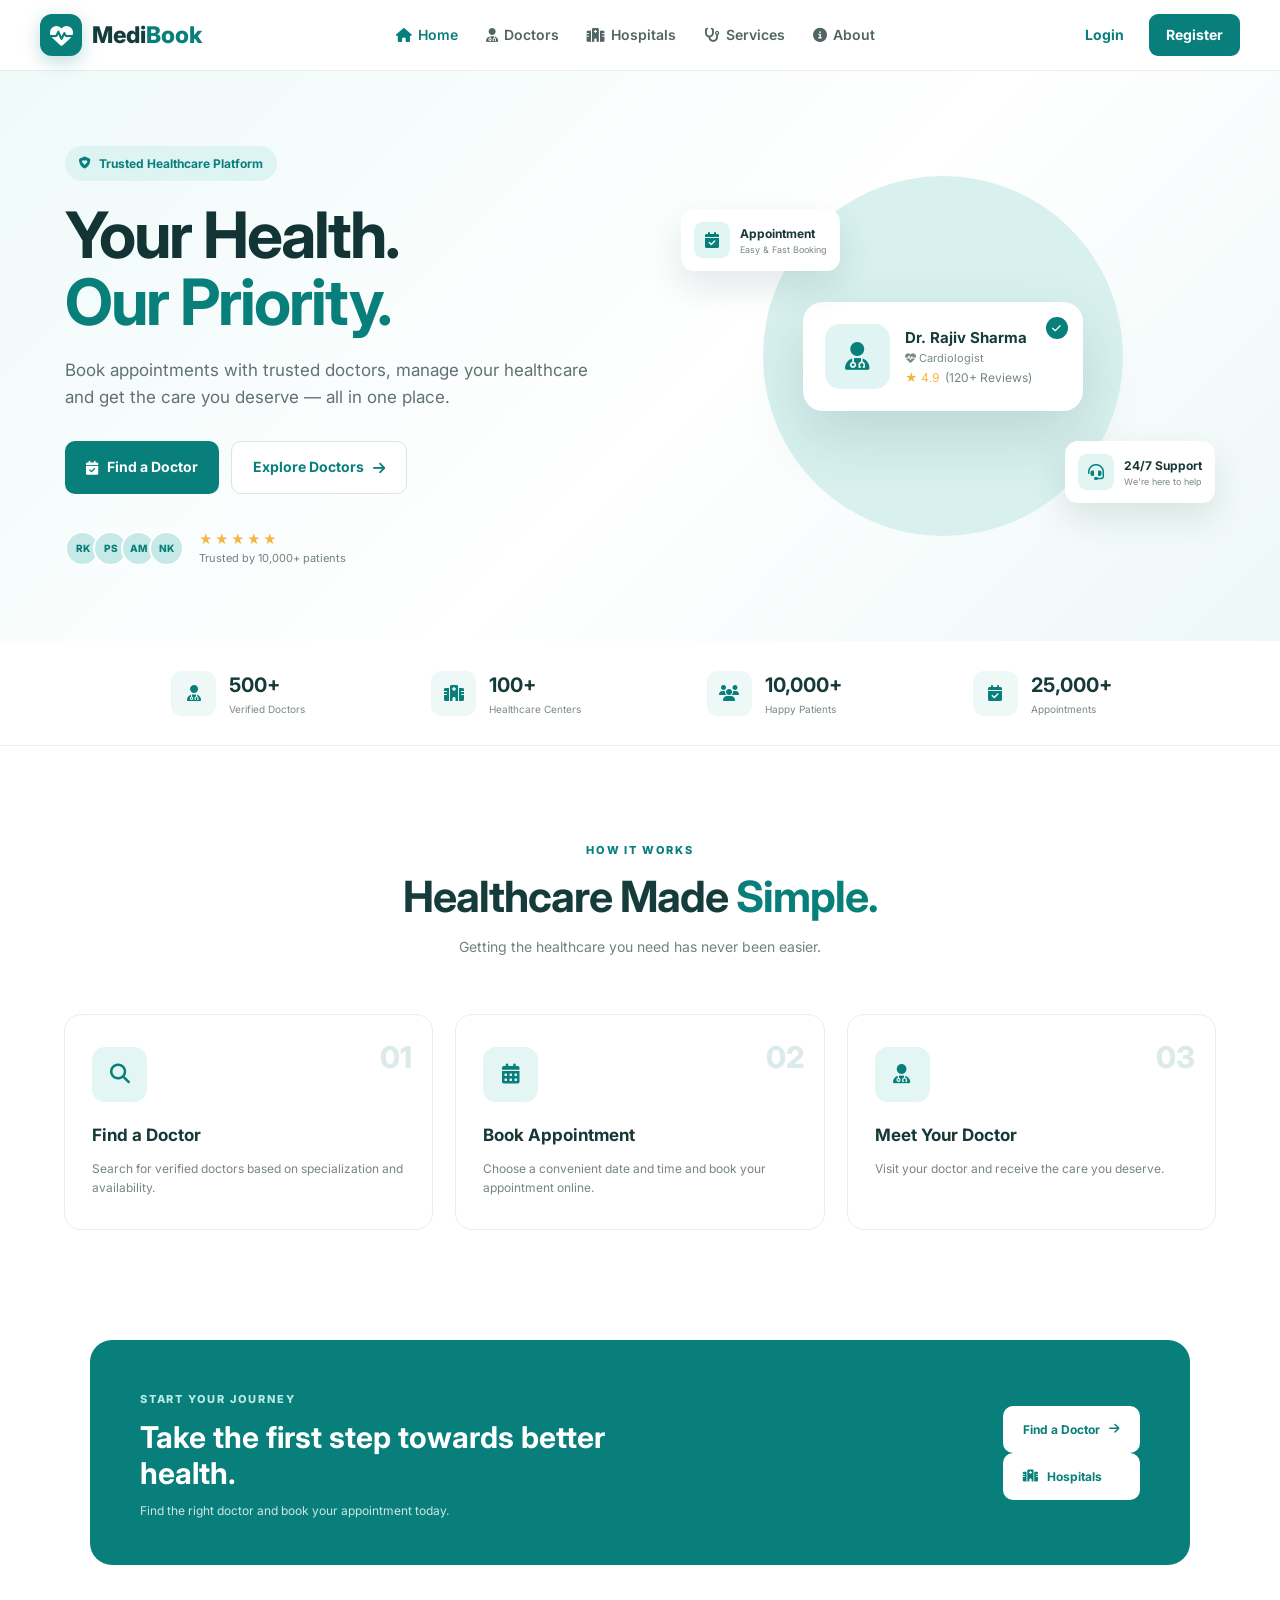
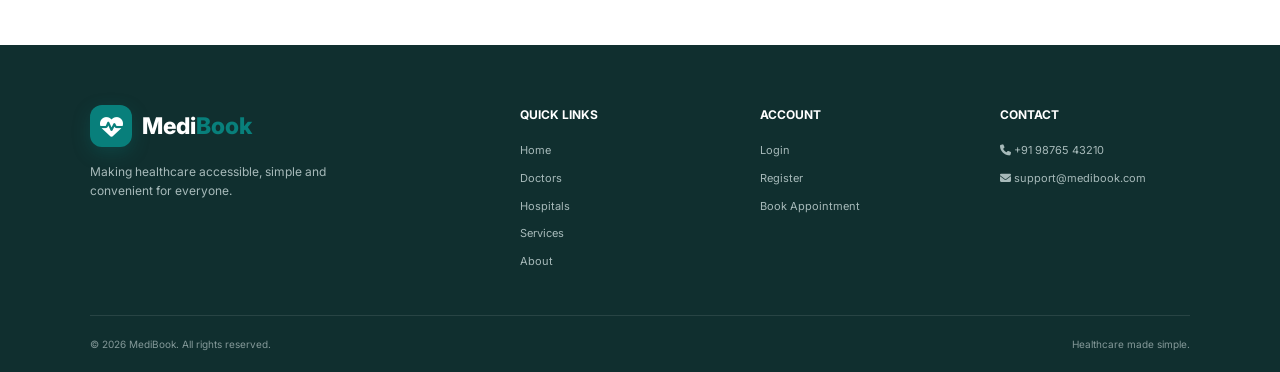
<file: index.html>
<!DOCTYPE html>
<html lang="en">

<head>
    <meta charset="UTF-8">
    <meta name="viewport" content="width=device-width, initial-scale=1.0">

    <title>MediBook - Healthcare Made Simple</title>

    <link rel="stylesheet"
        href="https://cdnjs.cloudflare.com/ajax/libs/font-awesome/6.5.2/css/all.min.css">

    <link rel="preconnect" href="https://fonts.googleapis.com">
    <link rel="preconnect" href="https://fonts.gstatic.com" crossorigin>

    <link
        href="https://fonts.googleapis.com/css2?family=Inter:wght@400;500;600;700;800&display=swap"
        rel="stylesheet">

    <link rel="stylesheet" href="css/landing.css">
</head>

<body>

    <!-- NAVBAR -->
    <header class="navbar">
        <div class="nav-container">

            <a href="index.html" class="logo">
                <div class="logo-icon">
                    <i class="fa-solid fa-heart-pulse"></i>
                </div>
                <div class="logo-text">Medi<span>Book</span></div>
            </a>

            <nav class="nav-links">
                <a href="index.html" class="active">
                    <i class="fa-solid fa-house"></i> Home
                </a>

                <a href="pages/doctors.html">
                    <i class="fa-solid fa-user-doctor"></i> Doctors
                </a>

                <a href="pages/hospitals.html">
                    <i class="fa-solid fa-hospital"></i> Hospitals
                </a>

                <a href="pages/services.html">
                    <i class="fa-solid fa-stethoscope"></i> Services
                </a>

                <a href="pages/about.html">
                    <i class="fa-solid fa-circle-info"></i> About
                </a>
            </nav>

            <!-- ACCOUNT AREA -->
            <div class="nav-actions" id="navActions">

                <a href="pages/login.html"
                    class="login-btn"
                    id="navLogin">
                    Login
                </a>

                <a href="pages/register.html"
                    class="register-btn"
                    id="navRegister">
                    Register
                </a>

                <span id="navWelcome" style="display:none;">
                    Welcome,
                    <strong id="navUserName">Patient</strong>
                </span>

                <button type="button"
                    class="login-btn"
                    id="navLogout"
                    style="display:none;">
                    Logout
                </button>

            </div>

            <button class="menu-btn"
                onclick="toggleMenu()"
                aria-label="Toggle navigation menu">
                <i class="fa-solid fa-bars"></i>
            </button>

        </div>
    </header>

    <!-- MOBILE MENU -->
    <div class="mobile-menu" id="mobileMenu">

        <a href="index.html">
            <i class="fa-solid fa-house"></i> Home
        </a>

        <a href="pages/doctors.html">
            <i class="fa-solid fa-user-doctor"></i> Doctors
        </a>

        <a href="pages/hospitals.html">
            <i class="fa-solid fa-hospital"></i> Hospitals
        </a>

        <a href="pages/services.html">
            <i class="fa-solid fa-stethoscope"></i> Services
        </a>

        <a href="pages/about.html">
            <i class="fa-solid fa-circle-info"></i> About
        </a>

        <a href="pages/login.html" id="mobileLogin">Login</a>
        <a href="pages/register.html" id="mobileRegister">Register</a>

        <span id="mobileWelcome" style="display:none;">
            Welcome, <strong id="mobileUserName">Patient</strong>
        </span>

        <a href="#" id="mobileLogout" style="display:none;">Logout</a>
    </div>

    <main>

        <!-- HERO -->
        <section class="hero">
            <div class="hero-container">

                <div class="hero-content">

                    <div class="hero-badge">
                        <i class="fa-solid fa-shield-heart"></i>
                        Trusted Healthcare Platform
                    </div>

                    <h1>
                        Your Health.
                        <span>Our Priority.</span>
                    </h1>

                    <p class="hero-description">
                        Book appointments with trusted doctors, manage your
                        healthcare and get the care you deserve — all in one place.
                    </p>

                    <div class="hero-buttons">
                        <a href="pages/doctors.html" class="primary-btn">
                            <i class="fa-solid fa-calendar-check"></i>
                            Find a Doctor
                        </a>

                        <a href="pages/doctors.html" class="secondary-btn">
                            Explore Doctors
                            <i class="fa-solid fa-arrow-right"></i>
                        </a>
                    </div>

                    <div class="trust-section">
                        <div class="avatars">
                            <div class="avatar">RK</div>
                            <div class="avatar">PS</div>
                            <div class="avatar">AM</div>
                            <div class="avatar">NK</div>
                        </div>

                        <div>
                            <div class="stars">★★★★★</div>
                            <p>Trusted by 10,000+ patients</p>
                        </div>
                    </div>

                </div>

                <!-- HERO VISUAL -->
                <div class="hero-visual">

                    <div class="circle-bg"></div>

                    <div class="doctor-card">
                        <div class="doctor-image">
                            <i class="fa-solid fa-user-doctor"></i>
                        </div>

                        <div class="doctor-info">
                            <h3>Dr. Rajiv Sharma</h3>

                            <p>
                                <i class="fa-solid fa-heart-pulse"></i>
                                Cardiologist
                            </p>

                            <div class="rating">
                                ★ 4.9 <span>(120+ Reviews)</span>
                            </div>
                        </div>

                        <div class="verified">
                            <i class="fa-solid fa-check"></i>
                        </div>
                    </div>

                    <div class="floating-card appointment-card">
                        <div class="floating-icon">
                            <i class="fa-solid fa-calendar-check"></i>
                        </div>

                        <div>
                            <strong>Appointment</strong>
                            <span>Easy &amp; Fast Booking</span>
                        </div>
                    </div>

                    <div class="floating-card support-card">
                        <div class="floating-icon">
                            <i class="fa-solid fa-headset"></i>
                        </div>

                        <div>
                            <strong>24/7 Support</strong>
                            <span>We're here to help</span>
                        </div>
                    </div>

                </div>
            </div>
        </section>

        <!-- STATISTICS -->
        <section class="statistics">
            <div class="stats-container">

                <div class="stat-item">
                    <div class="stat-icon">
                        <i class="fa-solid fa-user-doctor"></i>
                    </div>
                    <div>
                        <h2>500+</h2>
                        <p>Verified Doctors</p>
                    </div>
                </div>

                <div class="stat-item">
                    <div class="stat-icon">
                        <i class="fa-solid fa-hospital"></i>
                    </div>
                    <div>
                        <h2>100+</h2>
                        <p>Healthcare Centers</p>
                    </div>
                </div>

                <div class="stat-item">
                    <div class="stat-icon">
                        <i class="fa-solid fa-users"></i>
                    </div>
                    <div>
                        <h2>10,000+</h2>
                        <p>Happy Patients</p>
                    </div>
                </div>

                <div class="stat-item">
                    <div class="stat-icon">
                        <i class="fa-solid fa-calendar-check"></i>
                    </div>
                    <div>
                        <h2>25,000+</h2>
                        <p>Appointments</p>
                    </div>
                </div>

            </div>
        </section>

        <!-- HOW IT WORKS -->
        <section class="how-section">

            <div class="section-heading">
                <span class="section-label">HOW IT WORKS</span>

                <h2>
                    Healthcare Made <span>Simple.</span>
                </h2>

                <p>
                    Getting the healthcare you need has never been easier.
                </p>
            </div>

            <div class="steps-grid">

                <div class="step-card">
                    <div class="step-number">01</div>
                    <div class="step-icon">
                        <i class="fa-solid fa-magnifying-glass"></i>
                    </div>
                    <h3>Find a Doctor</h3>
                    <p>
                        Search for verified doctors based on specialization
                        and availability.
                    </p>
                </div>

                <div class="step-card">
                    <div class="step-number">02</div>
                    <div class="step-icon">
                        <i class="fa-solid fa-calendar-days"></i>
                    </div>
                    <h3>Book Appointment</h3>
                    <p>
                        Choose a convenient date and time and book your
                        appointment online.
                    </p>
                </div>

                <div class="step-card">
                    <div class="step-number">03</div>
                    <div class="step-icon">
                        <i class="fa-solid fa-user-doctor"></i>
                    </div>
                    <h3>Meet Your Doctor</h3>
                    <p>
                        Visit your doctor and receive the care you deserve.
                    </p>
                </div>

            </div>
        </section>

        <!-- CALL TO ACTION -->
        <section class="cta-section">
            <div class="cta-container">

                <div>
                    <span class="section-label">START YOUR JOURNEY</span>

                    <h2>Take the first step towards better health.</h2>

                    <p>
                        Find the right doctor and book your appointment today.
                    </p>
                </div>

                <div>
                    <a href="pages/doctors.html" class="cta-button">
                        Find a Doctor
                        <i class="fa-solid fa-arrow-right"></i>
                    </a>

                    <a href="pages/hospitals.html" class="cta-button">
                        <i class="fa-solid fa-hospital"></i>
                        Hospitals
                    </a>
                </div>

            </div>
        </section>

    </main>

    <!-- FOOTER -->
    <footer class="footer">

        <div class="footer-container">

            <div class="footer-brand">
                <a href="index.html" class="logo">
                    <div class="logo-icon">
                        <i class="fa-solid fa-heart-pulse"></i>
                    </div>
                    <div class="logo-text">Medi<span>Book</span></div>
                </a>

                <p>
                    Making healthcare accessible, simple and convenient
                    for everyone.
                </p>
            </div>

            <div class="footer-column">
                <h4>QUICK LINKS</h4>
                <a href="index.html">Home</a>
                <a href="pages/doctors.html">Doctors</a>
                <a href="pages/hospitals.html">Hospitals</a>
                <a href="pages/services.html">Services</a>
                <a href="pages/about.html">About</a>
            </div>

            <div class="footer-column">
                <h4>ACCOUNT</h4>
                <a href="pages/login.html">Login</a>
                <a href="pages/register.html">Register</a>
                <a href="pages/doctors.html">Book Appointment</a>
            </div>

            <div class="footer-column">
                <h4>CONTACT</h4>

                <a href="#">
                    <i class="fa-solid fa-phone"></i>
                    +91 98765 43210
                </a>

                <a href="#">
                    <i class="fa-solid fa-envelope"></i>
                    support@medibook.com
                </a>
            </div>

        </div>

        <div class="footer-bottom">
            <span>© 2026 MediBook. All rights reserved.</span>
            <span>Healthcare made simple.</span>
        </div>

    </footer>

    <script src="js/landing.js"></script>

    <!-- UPDATE NAVBAR BASED ON SAVED LOGIN STATUS -->
    <script>
        document.addEventListener("DOMContentLoaded", function () {
            const loggedIn =
                localStorage.getItem("medibookLoggedIn") === "true";

            const name =
                localStorage.getItem("medibookUserName") ||
                localStorage.getItem("medibookName") ||
                localStorage.getItem("username") ||
                "Patient";

            const navLogin = document.getElementById("navLogin");
            const navRegister = document.getElementById("navRegister");
            const navWelcome = document.getElementById("navWelcome");
            const navUserName = document.getElementById("navUserName");
            const navLogout = document.getElementById("navLogout");

            const mobileLogin = document.getElementById("mobileLogin");
            const mobileRegister = document.getElementById("mobileRegister");
            const mobileWelcome = document.getElementById("mobileWelcome");
            const mobileUserName = document.getElementById("mobileUserName");
            const mobileLogout = document.getElementById("mobileLogout");

            if (loggedIn) {
                navLogin.style.display = "none";
                navRegister.style.display = "none";
                navWelcome.style.display = "inline";
                navUserName.textContent = name;
                navLogout.style.display = "inline-block";

                mobileLogin.style.display = "none";
                mobileRegister.style.display = "none";
                mobileWelcome.style.display = "block";
                mobileUserName.textContent = name;
                mobileLogout.style.display = "block";
            }

            function logout() {
                localStorage.removeItem("medibookLoggedIn");
                localStorage.removeItem("medibookEmail");
                localStorage.removeItem("medibookRole");
                localStorage.removeItem("medibookUserName");
                localStorage.removeItem("medibookName");
                localStorage.removeItem("username");
                window.location.href = "pages/login.html";
            }

            navLogout.addEventListener("click", logout);

            mobileLogout.addEventListener("click", function (event) {
                event.preventDefault();
                logout();
            });
        });
    </script>

</body>
</html>
</file>
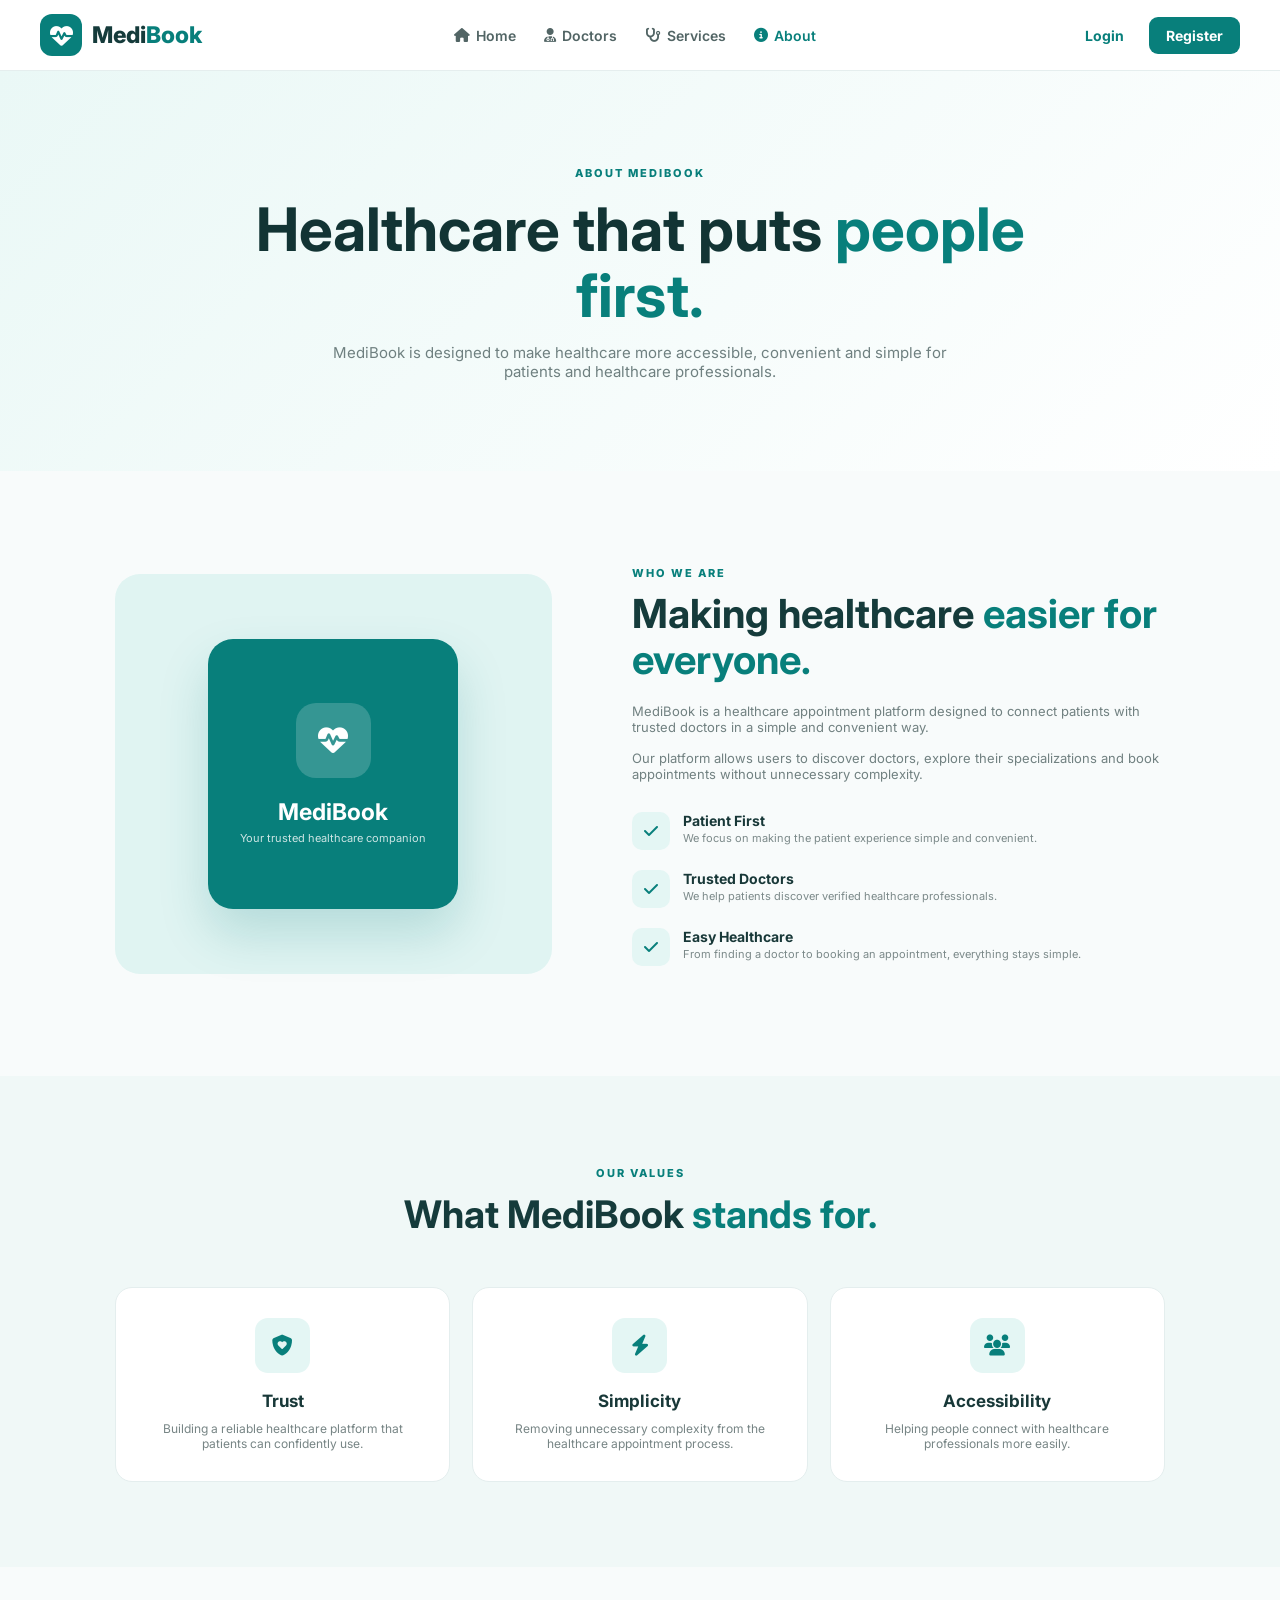
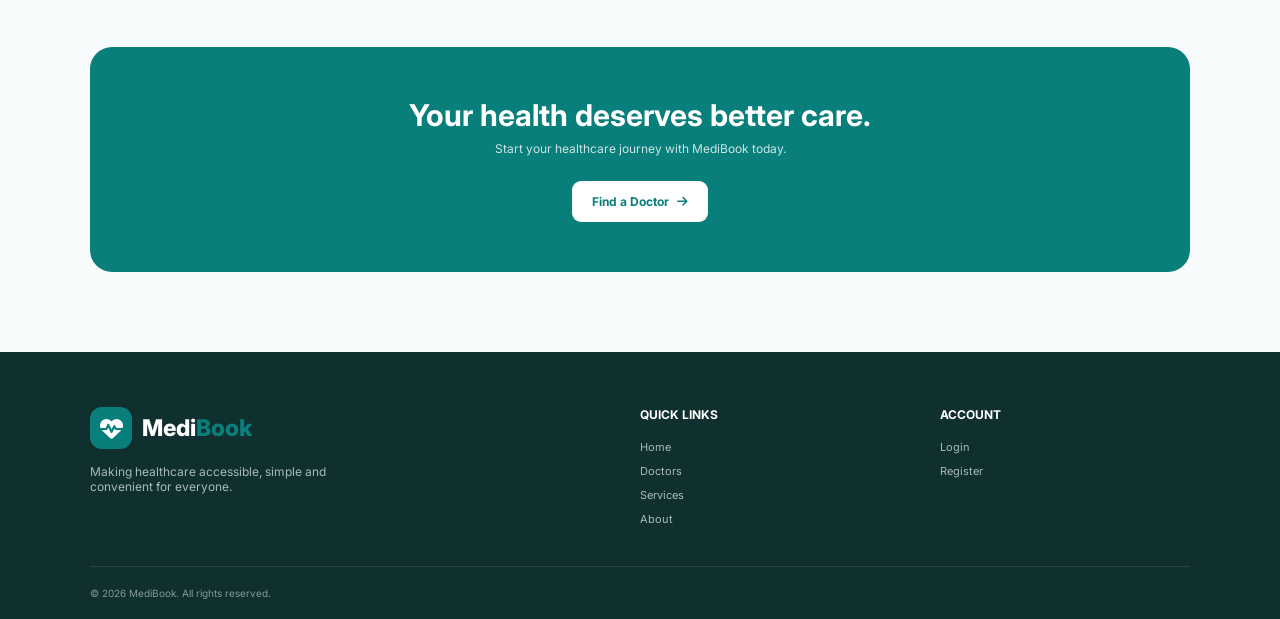
<file: pages/about.html>
<!DOCTYPE html>
<html lang="en">

<head>

    <meta charset="UTF-8">
    <meta name="viewport" content="width=device-width, initial-scale=1.0">

    <title>MediBook - About Us</title>

    <link rel="stylesheet"
        href="https://cdnjs.cloudflare.com/ajax/libs/font-awesome/6.5.2/css/all.min.css">

    <link rel="preconnect" href="https://fonts.googleapis.com">

    <link rel="preconnect" href="https://fonts.gstatic.com" crossorigin>

    <link
        href="https://fonts.googleapis.com/css2?family=Inter:wght@400;500;600;700;800&display=swap"
        rel="stylesheet">

    <link rel="stylesheet" href="../css/about.css">

</head>

<body>


    <!-- NAVBAR -->

    <header class="navbar">

        <div class="nav-container">

            <a href="../index.html" class="logo">

                <div class="logo-icon">
                    <i class="fa-solid fa-heart-pulse"></i>
                </div>

                <div class="logo-text">
                    Medi<span>Book</span>
                </div>

            </a>


            <nav class="nav-links">

                <a href="../index.html">
                    <i class="fa-solid fa-house"></i>
                    Home
                </a>

                <a href="doctors.html">
                    <i class="fa-solid fa-user-doctor"></i>
                    Doctors
                </a>

                <a href="services.html">
                    <i class="fa-solid fa-stethoscope"></i>
                    Services
                </a>

                <a href="about.html" class="active">
                    <i class="fa-solid fa-circle-info"></i>
                    About
                </a>

            </nav>


            <div class="nav-actions">

                <a href="login.html" class="login-btn">
                    Login
                </a>

                <a href="register.html" class="register-btn">
                    Register
                </a>

            </div>


            <button class="menu-btn" onclick="toggleMenu()">
                <i class="fa-solid fa-bars"></i>
            </button>

        </div>

    </header>


    <!-- MOBILE MENU -->

    <div class="mobile-menu" id="mobileMenu">

        <a href="../index.html">Home</a>

        <a href="doctors.html">Doctors</a>

        <a href="services.html">Services</a>

        <a href="about.html">About</a>

        <a href="login.html">Login</a>

        <a href="register.html">Register</a>

    </div>


    <!-- HERO -->

    <section class="about-hero">

        <div>

            <span>
                ABOUT MEDIBOOK
            </span>

            <h1>
                Healthcare that puts
                <strong>people first.</strong>
            </h1>

            <p>
                MediBook is designed to make healthcare more accessible,
                convenient and simple for patients and healthcare professionals.
            </p>

        </div>

    </section>


    <!-- ABOUT -->

    <main>

        <section class="about-section">

            <div class="about-image">

                <div class="medical-card">

                    <i class="fa-solid fa-heart-pulse"></i>

                    <h3>
                        MediBook
                    </h3>

                    <p>
                        Your trusted healthcare companion
                    </p>

                </div>

            </div>


            <div class="about-content">

                <span class="section-label">
                    WHO WE ARE
                </span>

                <h2>
                    Making healthcare
                    <strong>easier for everyone.</strong>
                </h2>

                <p>
                    MediBook is a healthcare appointment platform designed
                    to connect patients with trusted doctors in a simple
                    and convenient way.
                </p>

                <p>
                    Our platform allows users to discover doctors,
                    explore their specializations and book appointments
                    without unnecessary complexity.
                </p>


                <div class="mission-list">

                    <div class="mission-item">

                        <div>
                            <i class="fa-solid fa-check"></i>
                        </div>

                        <section>
                            <h3>
                                Patient First
                            </h3>

                            <p>
                                We focus on making the patient experience
                                simple and convenient.
                            </p>
                        </section>

                    </div>


                    <div class="mission-item">

                        <div>
                            <i class="fa-solid fa-check"></i>
                        </div>

                        <section>
                            <h3>
                                Trusted Doctors
                            </h3>

                            <p>
                                We help patients discover verified healthcare
                                professionals.
                            </p>
                        </section>

                    </div>


                    <div class="mission-item">

                        <div>
                            <i class="fa-solid fa-check"></i>
                        </div>

                        <section>
                            <h3>
                                Easy Healthcare
                            </h3>

                            <p>
                                From finding a doctor to booking an appointment,
                                everything stays simple.
                            </p>
                        </section>

                    </div>

                </div>

            </div>

        </section>


        <!-- VALUES -->

        <section class="values-section">

            <div class="section-heading">

                <span>
                    OUR VALUES
                </span>

                <h2>
                    What MediBook
                    <strong>stands for.</strong>
                </h2>

            </div>


            <div class="values-grid">

                <div class="value-card">

                    <div class="value-icon">
                        <i class="fa-solid fa-shield-heart"></i>
                    </div>

                    <h3>
                        Trust
                    </h3>

                    <p>
                        Building a reliable healthcare platform that
                        patients can confidently use.
                    </p>

                </div>


                <div class="value-card">

                    <div class="value-icon">
                        <i class="fa-solid fa-bolt"></i>
                    </div>

                    <h3>
                        Simplicity
                    </h3>

                    <p>
                        Removing unnecessary complexity from the
                        healthcare appointment process.
                    </p>

                </div>


                <div class="value-card">

                    <div class="value-icon">
                        <i class="fa-solid fa-users"></i>
                    </div>

                    <h3>
                        Accessibility
                    </h3>

                    <p>
                        Helping people connect with healthcare
                        professionals more easily.
                    </p>

                </div>

            </div>

        </section>


        <!-- CTA -->

        <section class="about-cta">

            <h2>
                Your health deserves better care.
            </h2>

            <p>
                Start your healthcare journey with MediBook today.
            </p>

            <a href="doctors.html">
                Find a Doctor
                <i class="fa-solid fa-arrow-right"></i>
            </a>

        </section>

    </main>


    <!-- FOOTER -->

    <footer class="footer">

        <div class="footer-content">

            <div class="footer-brand">

                <a href="../index.html" class="logo">

                    <div class="logo-icon">
                        <i class="fa-solid fa-heart-pulse"></i>
                    </div>

                    <div class="logo-text">
                        Medi<span>Book</span>
                    </div>

                </a>

                <p>
                    Making healthcare accessible, simple and convenient
                    for everyone.
                </p>

            </div>


            <div class="footer-column">

                <h4>
                    QUICK LINKS
                </h4>

                <a href="../index.html">Home</a>
                <a href="doctors.html">Doctors</a>
                <a href="services.html">Services</a>
                <a href="about.html">About</a>

            </div>


            <div class="footer-column">

                <h4>
                    ACCOUNT
                </h4>

                <a href="login.html">Login</a>
                <a href="register.html">Register</a>

            </div>

        </div>


        <div class="footer-bottom">

            © 2026 MediBook. All rights reserved.

        </div>

    </footer>


    <script src="../js/about.js"></script>

</body>

</html>
</file>
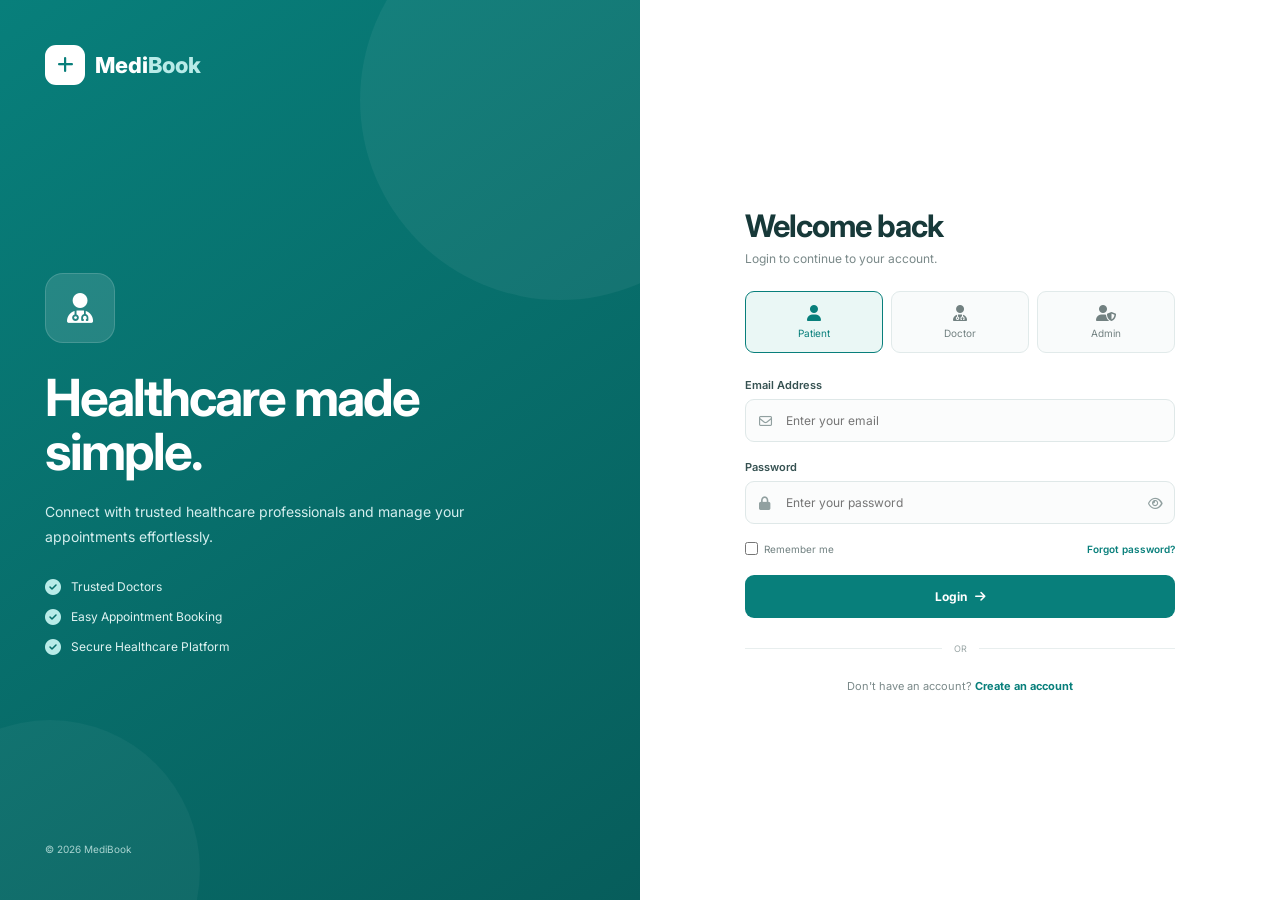
<file: pages/admin-dashboard.html>
<!DOCTYPE html>
<html lang="en">
<head>
<meta charset="UTF-8">
<meta name="viewport" content="width=device-width, initial-scale=1.0">
<title>MediBook | Admin Dashboard</title>

<style>
* {
    margin: 0;
    padding: 0;
    box-sizing: border-box;
}

body {
    font-family: Arial, sans-serif;
    background: #f3f7fb;
    color: #243247;
}

header {
    background: #087e8b;
    color: white;
    padding: 18px 28px;
    display: flex;
    justify-content: space-between;
    align-items: center;
    gap: 12px;
}

header h2 {
    font-size: 23px;
}

header span {
    font-size: 14px;
}

.layout {
    display: flex;
    min-height: calc(100vh - 64px);
}

.sidebar {
    width: 220px;
    background: #fff;
    padding: 24px 14px;
    border-right: 1px solid #e1e8ef;
    flex-shrink: 0;
}

.sidebar button {
    display: block;
    width: 100%;
    text-align: left;
    padding: 13px;
    margin-bottom: 8px;
    border: none;
    background: transparent;
    border-radius: 8px;
    cursor: pointer;
    font-size: 15px;
    color: #34465a;
}

.sidebar button:hover,
.sidebar button.active {
    background: #e1f5f6;
    color: #087e8b;
}

main {
    padding: 28px;
    flex: 1;
    min-width: 0;
}

.section {
    display: none;
}

.section.active {
    display: block;
}

h1 {
    font-size: 27px;
    margin-bottom: 8px;
}

.subtitle {
    color: #718096;
    margin-bottom: 24px;
}

.stats {
    display: grid;
    grid-template-columns: repeat(3, minmax(0, 1fr));
    gap: 16px;
    margin: 22px 0;
}

.card, .panel {
    background: white;
    border-radius: 12px;
    padding: 22px;
    box-shadow: 0 3px 12px #1b36500a;
    border: 1px solid #e5edf3;
}

.card p {
    color: #687b8e;
    margin-bottom: 12px;
}

.card h2 {
    color: #087e8b;
    font-size: 30px;
}

.panel {
    margin-top: 20px;
    overflow: hidden;
}

.panel h3 {
    margin-bottom: 18px;
}

.toolbar {
    display: flex;
    gap: 10px;
    margin: 18px 0;
    flex-wrap: wrap;
}

input, select {
    padding: 11px 12px;
    border: 1px solid #d3dee8;
    border-radius: 7px;
    background: white;
    font-size: 14px;
}

input {
    flex: 1;
    min-width: 180px;
}

button.primary {
    background: #087e8b;
    color: white;
    border: none;
    padding: 11px 16px;
    border-radius: 7px;
    cursor: pointer;
}

button.primary:hover {
    background: #066873;
}

.table-wrap {
    width: 100%;
    overflow-x: auto;
}

table {
    width: 100%;
    border-collapse: collapse;
    min-width: 560px;
}

th, td {
    text-align: left;
    padding: 13px 12px;
    border-bottom: 1px solid #edf1f5;
    font-size: 14px;
}

th {
    background: #f7fafc;
    color: #516477;
}

.badge {
    display: inline-block;
    background: #fff0cf;
    color: #855c00;
    border-radius: 20px;
    padding: 5px 9px;
    font-size: 12px;
}

.notice {
    background: #e8f6f7;
    color: #17636b;
    border-radius: 8px;
    padding: 12px;
    margin: 12px 0;
    font-size: 14px;
    overflow-wrap: anywhere;
}

.empty {
    color: #718096;
    padding: 20px 0;
}

@media (max-width: 760px) {
    .layout {
        display: block;
    }

    .sidebar {
        width: 100%;
        display: flex;
        overflow-x: auto;
        padding: 10px;
        gap: 6px;
    }

    .sidebar button {
        width: auto;
        white-space: nowrap;
        margin: 0;
    }

    main {
        padding: 18px;
    }

    .stats {
        grid-template-columns: 1fr;
    }

    header {
        padding: 16px;
    }
}
</style>
</head>

<body>

<header>
    <h2> MediBook Admin</h2>
    <span id="adminName">Administrator</span>
</header>

<div class="layout">

    <aside class="sidebar">
        <button class="active" data-section="dashboard">📊 Dashboard</button>
        <button data-section="doctors">🩺 Doctors</button>
        <button data-section="patients">👥 Patients</button>
        <button data-section="appointments">📅 Appointments</button>
        <button id="refreshBtn">🔄 Refresh Data</button>
        <button id="logoutBtn">🚪 Logout</button>
    </aside>

    <main>

        <section id="dashboard" class="section active">
            <h1>Admin Dashboard</h1>
            <p class="subtitle">Overview of MediBook hospital appointments.</p>

            <div id="message" class="notice">
                Connecting to MediBook backend...
            </div>

            <div class="stats">
                <div class="card">
                    <p>Doctors</p>
                    <h2 id="doctorCount">—</h2>
                </div>
                <div class="card">
                    <p>Patients Seen in Appointments</p>
                    <h2 id="patientCount">—</h2>
                </div>
                <div class="card">
                    <p>Appointments Loaded</p>
                    <h2 id="appointmentCount">—</h2>
                </div>
            </div>

            <div class="panel">
                <h3>Recent Appointments</h3>
                <div id="recentAppointments" class="empty">
                    Loading appointments...
                </div>
            </div>
        </section>

        <section id="doctors" class="section">
            <h1>Doctors</h1>
            <p class="subtitle">Doctors returned by the MediBook API.</p>

            <div class="toolbar">
                <input id="doctorSearch" placeholder="Search by doctor or specialization">
            </div>

            <div class="panel">
                <div class="table-wrap">
                    <table>
                        <thead>
                            <tr>
                                <th>ID</th>
                                <th>Name</th>
                                <th>Specialization</th>
                                <th>Qualification</th>
                                <th>Experience</th>
                            </tr>
                        </thead>
                        <tbody id="doctorRows">
                            <tr><td colspan="5">Loading doctors...</td></tr>
                        </tbody>
                    </table>
                </div>
            </div>
        </section>

        <section id="patients" class="section">
            <h1>Patients</h1>
            <p class="subtitle">
                Patients identified from the appointments returned by the API.
                This is not a complete user directory.
            </p>

            <div class="toolbar">
                <input id="patientSearch" placeholder="Search patient name or email">
            </div>

            <div class="panel">
                <div class="table-wrap">
                    <table>
                        <thead>
                            <tr>
                                <th>Patient Name</th>
                                <th>Email</th>
                                <th>Appointments</th>
                            </tr>
                        </thead>
                        <tbody id="patientRows">
                            <tr><td colspan="3">Loading patient records...</td></tr>
                        </tbody>
                    </table>
                </div>
            </div>
        </section>

        <section id="appointments" class="section">
            <h1>Appointments</h1>
            <p class="subtitle">
                Appointment records available from the backend.
            </p>

            <div class="toolbar">
                <input id="appointmentSearch"
                       placeholder="Search patient, email, reason or status">
                <select id="statusFilter">
                    <option value="">All statuses</option>
                    <option value="Pending">Pending</option>
                    <option value="Accepted">Accepted</option>
                    <option value="Rejected">Rejected</option>
                    <option value="Completed">Completed</option>
                    <option value="Cancelled">Cancelled</option>
                </select>
            </div>

            <div class="panel">
                <div class="table-wrap">
                    <table>
                        <thead>
                            <tr>
                                <th>ID</th>
                                <th>Patient</th>
                                <th>Date</th>
                                <th>Time</th>
                                <th>Reason</th>
                                <th>Status</th>
                            </tr>
                        </thead>
                        <tbody id="appointmentRows">
                            <tr><td colspan="6">Loading appointments...</td></tr>
                        </tbody>
                    </table>
                </div>
            </div>
        </section>

    </main>
</div>

<script>
const API_URL = "http://localhost:8080";

let doctors = [];
let appointments = [];

// Check the login session saved by login.js.
function getSavedUser() {
    try {
        return JSON.parse(localStorage.getItem("user") || "null");
    } catch {
        return null;
    }
}

const user = getSavedUser();
const savedRole = localStorage.getItem("medibookRole");

if (
    (!user || String(user.role || "").toLowerCase() !== "admin") &&
    String(savedRole || "").toLowerCase() !== "admin"
) {
    alert("Please log in with your Admin account first.");
    window.location.href = "login.html";
} else {
    document.getElementById("adminName").textContent =
        "Welcome, " + (user?.name || "Administrator");
}

document.querySelectorAll("[data-section]").forEach(button => {
    button.addEventListener("click", () => {
        document.querySelectorAll(".section").forEach(section =>
            section.classList.remove("active")
        );
        document.querySelectorAll("[data-section]").forEach(item =>
            item.classList.remove("active")
        );

        document.getElementById(button.dataset.section)
            .classList.add("active");
        button.classList.add("active");
    });
});

document.getElementById("logoutBtn").addEventListener("click", () => {
    localStorage.removeItem("user");
    localStorage.removeItem("medibookLoggedIn");
    localStorage.removeItem("medibookEmail");
    localStorage.removeItem("medibookRole");
    localStorage.removeItem("medibookUserName");
    window.location.href = "login.html";
});

document.getElementById("refreshBtn").addEventListener("click", loadData);

function setMessage(message) {
    document.getElementById("message").textContent = message;
}

async function getJSON(path) {
    const response = await fetch(API_URL + path);
    const text = await response.text();

    if (!response.ok) {
        throw new Error("Request failed (" + response.status + "): " + text);
    }

    try {
        return JSON.parse(text);
    } catch {
        throw new Error("The API did not return valid JSON.");
    }
}

function safe(value) {
    return String(value ?? "")
        .replaceAll("&", "&amp;")
        .replaceAll("<", "&lt;")
        .replaceAll(">", "&gt;")
        .replaceAll('"', "&quot;")
        .replaceAll("'", "&#039;");
}

function statusBadge(status) {
    return '<span class="badge">' + safe(status || "Unknown") + "</span>";
}

async function loadData() {
    setMessage("Loading data from MediBook backend...");

    const results = await Promise.allSettled([
        getJSON("/api/doctors"),
        getJSON("/api/appointments")
    ]);

    if (results[0].status === "fulfilled" &&
        Array.isArray(results[0].value)) {
        doctors = results[0].value;
        renderDoctors();
        document.getElementById("doctorCount").textContent = doctors.length;
    } else {
        document.getElementById("doctorRows").innerHTML =
            '<tr><td colspan="5">Could not load doctors. Check the backend.</td></tr>';
        document.getElementById("doctorCount").textContent = "—";
    }

    if (results[1].status === "fulfilled" &&
        Array.isArray(results[1].value)) {
        appointments = results[1].value;
        renderAppointments();
        renderPatients();
        renderRecentAppointments();
        document.getElementById("appointmentCount").textContent =
            appointments.length;
    } else {
        appointments = [];
        document.getElementById("appointmentRows").innerHTML =
            '<tr><td colspan="6">Could not load appointments.</td></tr>';
        document.getElementById("patientRows").innerHTML =
            '<tr><td colspan="3">Patient records are unavailable.</td></tr>';
        document.getElementById("recentAppointments").textContent =
            "Appointments could not be loaded. Your database records have not been changed.";
        document.getElementById("appointmentCount").textContent = "—";
        document.getElementById("patientCount").textContent = "—";
    }

    if (results.every(result => result.status === "fulfilled")) {
        setMessage(
            "Data loaded. Patient information shown here is limited to records returned by the appointments API."
        );
    } else {
        setMessage(
            "Some data could not be loaded. Check the API response and backend before making changes."
        );
    }
}

function renderDoctors() {
    const query = (document.getElementById("doctorSearch").value || "")
        .toLowerCase();

    const filtered = doctors.filter(doctor =>
        [doctor.name, doctor.specialization, doctor.qualification]
            .some(value => String(value || "").toLowerCase().includes(query))
    );

    document.getElementById("doctorRows").innerHTML = filtered.length
        ? filtered.map(doctor => `
            <tr>
                <td>${safe(doctor.id)}</td>
                <td>${safe(doctor.name)}</td>
                <td>${safe(doctor.specialization || "—")}</td>
                <td>${safe(doctor.qualification || "—")}</td>
                <td>${safe(doctor.experience ?? "—")}</td>
            </tr>
        `).join("")
        : '<tr><td colspan="5">No matching doctors found.</td></tr>';
}

function renderAppointments() {
    const query = (document.getElementById("appointmentSearch").value || "")
        .toLowerCase();
    const status = document.getElementById("statusFilter").value.toLowerCase();

    const filtered = appointments.filter(appointment => {
        const matchesQuery = [
            appointment.id,
            appointment.patientName,
            appointment.patientEmail,
            appointment.reason,
            appointment.status
        ].some(value => String(value || "").toLowerCase().includes(query));

        const matchesStatus = !status ||
            String(appointment.status || "").toLowerCase() === status;

        return matchesQuery && matchesStatus;
    });

    document.getElementById("appointmentRows").innerHTML = filtered.length
        ? filtered.map(appointment => `
            <tr>
                <td>${safe(appointment.id)}</td>
                <td>
                    ${safe(appointment.patientName || "—")}<br>
                    <small>${safe(appointment.patientEmail || "")}</small>
                </td>
                <td>${safe(appointment.date || "—")}</td>
                <td>${safe(appointment.time || "—")}</td>
                <td>${safe(appointment.reason || "—")}</td>
                <td>${statusBadge(appointment.status)}</td>
            </tr>
        `).join("")
        : '<tr><td colspan="6">No matching appointments were returned by the API.</td></tr>';
}

function renderPatients() {
    const patients = new Map();

    appointments.forEach(appointment => {
        const email = String(appointment.patientEmail || "").toLowerCase();
        const key = email || String(appointment.patientName || "Unknown");

        if (!patients.has(key)) {
            patients.set(key, {
                name: appointment.patientName || "Unknown",
                email: appointment.patientEmail || "—",
                count: 0
            });
        }

        patients.get(key).count++;
    });

    const query = (document.getElementById("patientSearch").value || "")
        .toLowerCase();

    const filtered = [...patients.values()].filter(patient =>
        (patient.name + " " + patient.email).toLowerCase().includes(query)
    );

    document.getElementById("patientCount").textContent = patients.size;

    document.getElementById("patientRows").innerHTML = filtered.length
        ? filtered.map(patient => `
            <tr>
                <td>${safe(patient.name)}</td>
                <td>${safe(patient.email)}</td>
                <td>${safe(patient.count)}</td>
            </tr>
        `).join("")
        : '<tr><td colspan="3">No patients found in the loaded appointment records.</td></tr>';
}

function renderRecentAppointments() {
    const recent = [...appointments]
        .sort((a, b) => String(b.date || "").localeCompare(String(a.date || "")))
        .slice(0, 5);

    document.getElementById("recentAppointments").innerHTML = recent.length
        ? `<div class="table-wrap"><table>
            <thead><tr><th>Patient</th><th>Date</th><th>Status</th></tr></thead>
            <tbody>${recent.map(appointment => `
                <tr>
                    <td>${safe(appointment.patientName || "—")}</td>
                    <td>${safe(appointment.date || "—")}</td>
                    <td>${statusBadge(appointment.status)}</td>
                </tr>
            `).join("")}</tbody>
        </table></div>`
        : '<p class="empty">No appointments were returned by the API.</p>';
}

document.getElementById("doctorSearch")
    .addEventListener("input", renderDoctors);
document.getElementById("patientSearch")
    .addEventListener("input", renderPatients);
document.getElementById("appointmentSearch")
    .addEventListener("input", renderAppointments);
document.getElementById("statusFilter")
    .addEventListener("change", renderAppointments);

loadData();
</script>

</body>
</html>
</file>
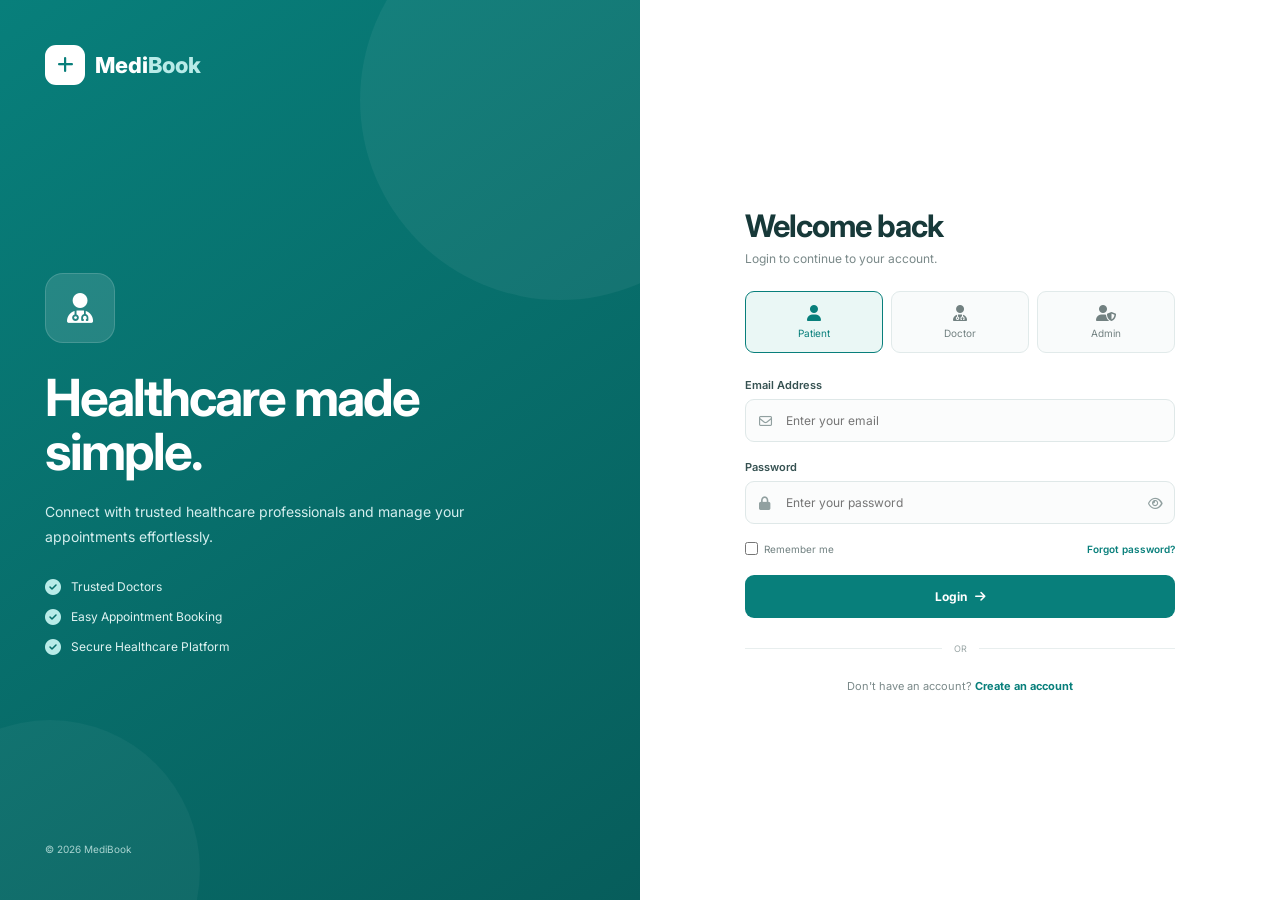
<file: pages/appointment.html>
<!DOCTYPE html>
<html lang="en">
<head>
    <meta charset="UTF-8">
    <meta name="viewport" content="width=device-width, initial-scale=1.0">
    <title>Book Appointment - MediBook</title>

    <link rel="stylesheet" href="../css/appointment.css">
    <link rel="stylesheet"
          href="https://cdnjs.cloudflare.com/ajax/libs/font-awesome/6.5.2/css/all.min.css">
</head>

<body>

<!-- NAVBAR -->
<header class="navbar">
    <div class="nav-container">
        <a href="../index.html" class="logo">
            <span class="logo-icon">
                <i class="fa-solid fa-heart-pulse"></i>
            </span>
            <span>Medi<span>Book</span></span>
        </a>

        <nav class="nav-links">
            <a href="../index.html"><i class="fa-solid fa-house"></i> Home</a>
            <a href="doctors.html"><i class="fa-solid fa-user-doctor"></i> Doctors</a>
            <a href="../index.html#services"><i class="fa-solid fa-stethoscope"></i> Services</a>
            <a href="about.html"><i class="fa-solid fa-circle-info"></i> About</a>
        </nav>

        <!-- Changes depending on login status -->
        <div class="nav-buttons" id="navButtons">
            <a href="login.html" class="login-btn">Login</a>
            <a href="register.html" class="register-btn">Register</a>
        </div>
    </div>
</header>

<!-- HERO -->
<section class="appointment-hero">
    <div class="hero-badge">
        <i class="fa-solid fa-calendar-check"></i>
        APPOINTMENT
    </div>

    <h1>Book Your Appointment</h1>
    <p>Schedule a consultation with our healthcare professionals.</p>
</section>

<!-- APPOINTMENT SECTION -->
<main class="appointment-section">
    <div class="appointment-container">

        <!-- LEFT SIDEBAR -->
        <aside class="doctor-sidebar">
            <div class="sidebar-card">

                <div class="doctor-card-header">
                    <div class="doctor-avatar">
                        <i class="fa-solid fa-user-doctor"></i>
                    </div>

                    <div>
                        <span class="verified">
                            <i class="fa-solid fa-circle-check"></i>
                            Verified Doctor
                        </span>

                        <h2 id="selectedDoctorName">Select a Doctor</h2>
                        <p id="selectedDoctorSpecialization">
                            Choose a doctor for your appointment
                        </p>
                    </div>
                </div>

                <div class="doctor-rating">
                    <span>
                        <i class="fa-solid fa-star"></i>
                        <strong>4.9</strong> Rating
                    </span>

                    <span>
                        <i class="fa-solid fa-briefcase"></i>
                        <strong id="selectedDoctorExperience">--</strong>
                    </span>
                </div>

                <div class="sidebar-divider"></div>

                <div class="appointment-info">
                    <h3>
                        <i class="fa-solid fa-circle-info"></i>
                        Appointment Information
                    </h3>

                    <div class="info-item">
                        <div class="info-icon">
                            <i class="fa-regular fa-clock"></i>
                        </div>
                        <div>
                            <strong>Consultation Duration</strong>
                            <p>Approximately 30 minutes</p>
                        </div>
                    </div>

                    <div class="info-item">
                        <div class="info-icon">
                            <i class="fa-solid fa-video"></i>
                        </div>
                        <div>
                            <strong>Consultation Mode</strong>
                            <p>Online or In-Person</p>
                        </div>
                    </div>

                    <div class="info-item">
                        <div class="info-icon">
                            <i class="fa-solid fa-bell"></i>
                        </div>
                        <div>
                            <strong>Appointment Reminder</strong>
                            <p>You will receive a reminder before your appointment.</p>
                        </div>
                    </div>
                </div>

                <div class="fee-box">
                    <div>
                        <span>Consultation Fee</span>
                        <strong>₹800</strong>
                    </div>
                    <i class="fa-solid fa-indian-rupee-sign"></i>
                </div>
            </div>
        </aside>

        <!-- RIGHT FORM -->
        <section class="appointment-form-section">
            <div class="form-heading">
                <span class="form-label">APPOINTMENT DETAILS</span>
                <h2>Appointment Details</h2>
                <p>Please provide the required information to schedule your appointment.</p>
            </div>

            <form id="appointmentForm">

                <!-- DOCTOR -->
                <div class="form-group">
                    <label for="doctor">
                        <i class="fa-solid fa-user-doctor"></i>
                        Select Doctor <span>*</span>
                    </label>

                    <select id="doctor" name="doctorId" required>
                        <option value="">Loading doctors...</option>
                    </select>
                </div>

                <!-- PATIENT NAME -->
                <div class="form-group">
                    <label for="patientName">
                        <i class="fa-solid fa-user"></i>
                        Patient Name <span>*</span>
                    </label>

                    <input type="text"
                           id="patientName"
                           name="patientName"
                           placeholder="Enter your full name"
                           autocomplete="name"
                           required>
                </div>

                <!-- EMAIL -->
                <div class="form-group">
                    <label for="email">
                        <i class="fa-solid fa-envelope"></i>
                        Email Address <span>*</span>
                    </label>

                    <input type="email"
                           id="email"
                           name="email"
                           placeholder="Enter your registered email"
                           autocomplete="email"
                           required>
                </div>

                <!-- PHONE -->
                <div class="form-group">
                    <label for="phone">
                        <i class="fa-solid fa-phone"></i>
                        Phone Number <span>*</span>
                    </label>

                    <input type="tel"
                           id="phone"
                           name="phone"
                           placeholder="Enter 10-digit phone number"
                           inputmode="numeric"
                           pattern="[0-9]{10}"
                           maxlength="10"
                           autocomplete="tel"
                           required>
                </div>

                <!-- DATE AND TIME -->
                <div class="form-row">
                    <div class="form-group">
                        <label for="date">
                            <i class="fa-solid fa-calendar"></i>
                            Appointment Date <span>*</span>
                        </label>

                        <input type="date"
                               id="date"
                               name="date"
                               required>
                    </div>

                    <div class="form-group">
                        <label for="time">
                            <i class="fa-solid fa-clock"></i>
                            Preferred Time <span>*</span>
                        </label>

                        <select id="time" name="time" required>
                            <option value="">Select Time</option>
                            <option value="09:00">09:00 AM</option>
                            <option value="10:00">10:00 AM</option>
                            <option value="11:00">11:00 AM</option>
                            <option value="12:00">12:00 PM</option>
                            <option value="14:00">02:00 PM</option>
                            <option value="15:00">03:00 PM</option>
                            <option value="16:00">04:00 PM</option>
                            <option value="17:00">05:00 PM</option>
                            <option value="18:00">06:00 PM</option>
                        </select>
                    </div>
                </div>

                <!-- CONSULTATION MODE -->
                <div class="form-group">
                    <label>
                        <i class="fa-solid fa-video"></i>
                        Consultation Mode <span>*</span>
                    </label>

                    <div class="mode-options">
                        <label class="mode-card">
                            <input type="radio"
                                   name="mode"
                                   value="In-Person"
                                   checked>

                            <span class="mode-content">
                                <i class="fa-solid fa-hospital"></i>
                                <span>
                                    <strong>In-Person</strong>
                                    <small>Visit the clinic</small>
                                </span>
                            </span>
                        </label>

                        <label class="mode-card">
                            <input type="radio"
                                   name="mode"
                                   value="Online">

                            <span class="mode-content">
                                <i class="fa-solid fa-video"></i>
                                <span>
                                    <strong>Online</strong>
                                    <small>Video consultation</small>
                                </span>
                            </span>
                        </label>
                    </div>
                </div>

                <!-- REASON -->
                <div class="form-group">
                    <label for="reason">
                        <i class="fa-solid fa-comment-medical"></i>
                        Reason for Visit <span>*</span>
                    </label>

                    <textarea id="reason"
                              name="reason"
                              rows="4"
                              maxlength="500"
                              placeholder="Briefly describe the reason for your appointment..."
                              required></textarea>
                </div>

                <!-- TERMS -->
                <div class="terms">
                    <label>
                        <input type="checkbox" id="terms" required>
                        <span>
                            I confirm that the information provided is correct
                            and I agree to the appointment terms and conditions.
                        </span>
                    </label>
                </div>

                <!-- SUBMIT -->
                <button type="submit" class="confirm-btn" id="confirmButton">
                    <span>
                        <i class="fa-solid fa-calendar-check"></i>
                        Confirm Appointment
                    </span>
                    <i class="fa-solid fa-arrow-right"></i>
                </button>

                <p id="formMessage"
                   role="status"
                   aria-live="polite"></p>

            </form>
        </section>
    </div>
</main>

<!-- FOOTER -->
<footer class="footer">
    <div class="footer-container">
        <div class="footer-brand">
            <div class="footer-logo">
                <i class="fa-solid fa-heart-pulse"></i>
                MediBook
            </div>
            <p>Your trusted healthcare appointment platform.</p>
        </div>

        <div class="footer-links">
            <a href="../index.html">Home</a>
            <a href="doctors.html">Doctors</a>
            <a href="about.html">About</a>
            <a href="../index.html#services">Services</a>
        </div>
    </div>

    <div class="footer-bottom">
        © 2026 MediBook. All rights reserved.
    </div>
</footer>

<!-- NAVBAR LOGIN STATE -->
<script>
"use strict";

document.addEventListener("DOMContentLoaded", function () {
    const navButtons = document.getElementById("navButtons");

    if (!navButtons) return;

    const loggedIn =
        localStorage.getItem("medibookLoggedIn") === "true";

    const role = (
        localStorage.getItem("medibookRole") || ""
    ).toLowerCase();

    const email = localStorage.getItem("medibookEmail") || "";

    if (loggedIn && role === "patient") {
        // Try common name keys; fall back to the email prefix.
        const storedName =
            localStorage.getItem("medibookUserName") ||
            localStorage.getItem("medibookName") ||
            localStorage.getItem("username") ||
            "";

        let displayName = storedName.trim();

        if (!displayName && email) {
            displayName = email.split("@")[0];
        }

        if (!displayName) {
            displayName = "Patient";
        }

        navButtons.replaceChildren();

        const welcome = document.createElement("span");
        welcome.className = "welcome-message";
        welcome.innerHTML = '<i class="fa-solid fa-circle-user"></i> ';

        const welcomeText = document.createElement("span");
        welcomeText.textContent = "Welcome, " + displayName + "!";

        welcome.appendChild(welcomeText);

        const logoutButton = document.createElement("button");
        logoutButton.type = "button";
        logoutButton.className = "register-btn";
        logoutButton.innerHTML =
            '<i class="fa-solid fa-right-from-bracket"></i> Logout';

        logoutButton.addEventListener("click", function () {
            const confirmed = confirm("Are you sure you want to log out?");

            if (!confirmed) return;

            // Clear authentication and booking-session details.
            localStorage.removeItem("medibookLoggedIn");
            localStorage.removeItem("medibookRole");
            localStorage.removeItem("medibookEmail");
            localStorage.removeItem("medibookUserName");
            localStorage.removeItem("medibookName");
            localStorage.removeItem("username");
            localStorage.removeItem("medibookSelectedDoctor");
            localStorage.removeItem("medibookPendingBooking");

            window.location.href = "login.html";
        });

        navButtons.appendChild(welcome);
        navButtons.appendChild(logoutButton);
    }
});
</script>

<!-- APPOINTMENT LOGIC: keep only one appointment script -->
<script src="../js/appointment.js"></script>

</body>
</html>
</file>
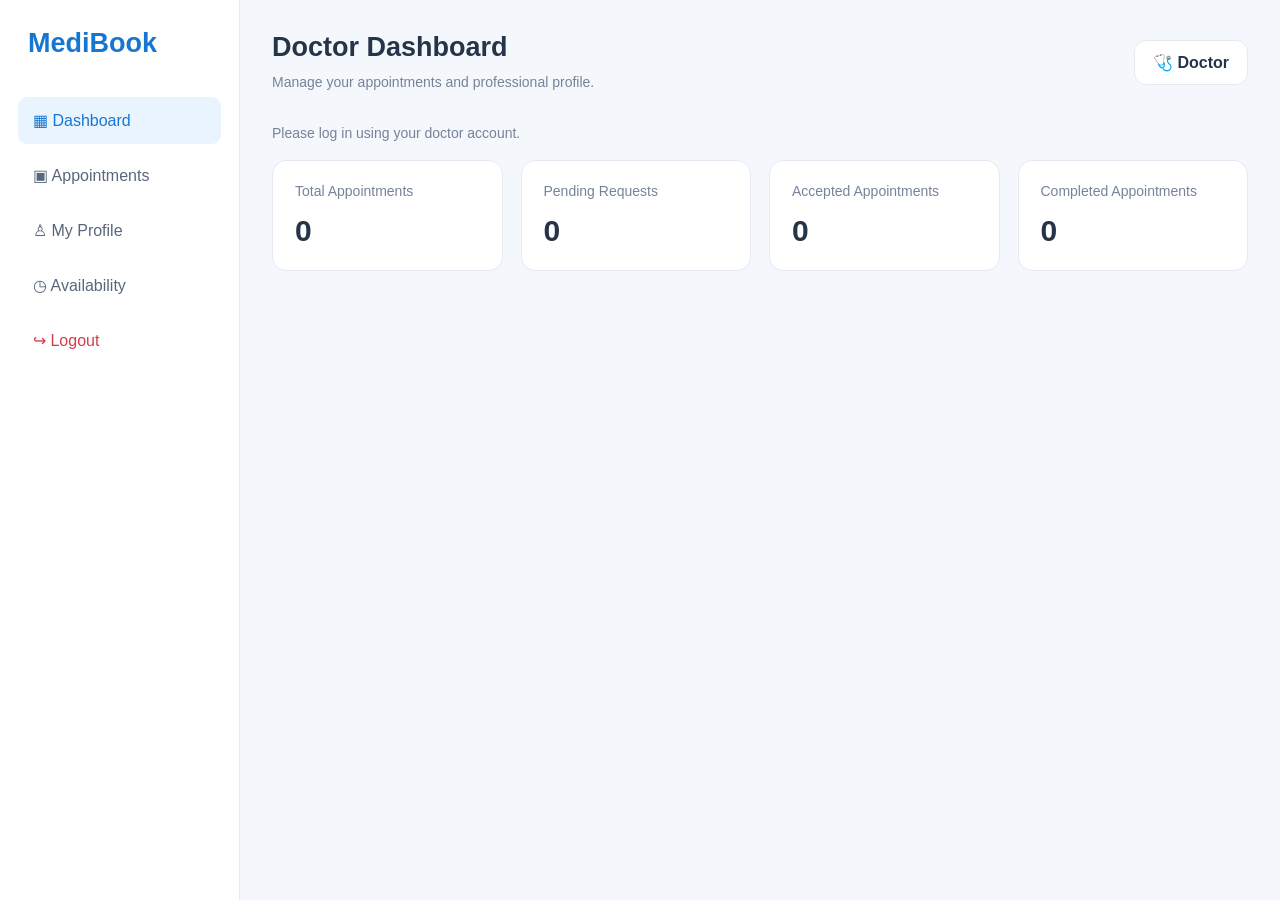
<file: pages/doctor-dashboard.html>
<!DOCTYPE html>
<html lang="en">
<head>
    <meta charset="UTF-8">
    <meta name="viewport" content="width=device-width, initial-scale=1.0">
    <title>Doctor Dashboard | MediBook</title>

    <style>
        * { box-sizing: border-box; margin: 0; padding: 0; font-family: Arial, sans-serif; }
        body { background: #f4f7fc; color: #263449; }
        .sidebar { width: 240px; height: 100vh; position: fixed; left: 0; top: 0; padding: 28px 18px; background: white; border-right: 1px solid #e5eaf2; }
        .logo { font-size: 27px; font-weight: bold; color: #1677d2; margin: 0 0 38px 10px; }
        .nav-link { display: block; padding: 14px 15px; margin-bottom: 8px; border-radius: 9px; color: #59677a; text-decoration: none; cursor: pointer; }
        .nav-link:hover, .nav-link.active { background: #eaf4ff; color: #1677d2; }
        .logout { color: #d13d49; }
        .main { margin-left: 240px; padding: 32px; }
        .topbar { display: flex; justify-content: space-between; align-items: center; gap: 15px; margin-bottom: 30px; }
        .topbar h1 { font-size: 27px; margin-bottom: 8px; }
        .muted { color: #778398; font-size: 14px; line-height: 1.6; }
        .doctor-badge { background: white; padding: 12px 18px; border-radius: 12px; border: 1px solid #e5eaf2; }
        .cards { display: grid; grid-template-columns: repeat(4, minmax(0, 1fr)); gap: 18px; margin-bottom: 28px; }
        .card, .section { background: white; border: 1px solid #e5eaf2; border-radius: 14px; }
        .card { padding: 22px; }
        .card p { color: #778398; font-size: 14px; }
        .card h2 { font-size: 30px; margin-top: 15px; }
        .section { padding: 24px; margin-bottom: 24px; overflow-x: auto; }
        .section h2 { font-size: 20px; margin-bottom: 20px; }
        table { width: 100%; border-collapse: collapse; min-width: 700px; }
        th, td { text-align: left; padding: 14px 12px; border-bottom: 1px solid #edf0f5; font-size: 14px; }
        th { color: #778398; background: #f8faff; }
        .status { display: inline-block; padding: 6px 10px; border-radius: 20px; background: #fff3d9; color: #956500; font-size: 12px; }
        .status.Accepted { background: #e0f7e9; color: #187443; }
        .status.Rejected, .status.Cancelled { background: #fde8e8; color: #b4232f; }
        .status.Completed { background: #e5edff; color: #2455a4; }
        .action-btn { border: none; border-radius: 6px; padding: 8px 10px; margin: 2px; cursor: pointer; color: white; }
        .accept-btn { background: #16834a; }
        .reject-btn { background: #d13d49; }
        .action-btn:disabled { opacity: .6; cursor: wait; }
        .empty { padding: 25px 0; color: #778398; text-align: center; }
        .message { margin-bottom: 16px; font-size: 14px; line-height: 1.5; overflow-wrap: anywhere; }
        .profile-grid { display: grid; grid-template-columns: repeat(2, minmax(0, 1fr)); gap: 18px; }
        .profile-item { background: #f8faff; padding: 16px; border-radius: 9px; overflow-wrap: anywhere; }
        .profile-item p { color: #778398; font-size: 13px; margin-bottom: 8px; }
        @media (max-width: 1000px) { .cards { grid-template-columns: repeat(2, minmax(0, 1fr)); } }
        @media (max-width: 650px) {
            .sidebar { position: static; width: 100%; height: auto; padding: 16px; }
            .logo { margin: 0 0 15px; }
            .nav-link { display: inline-block; padding: 10px; margin: 0 3px 5px 0; }
            .main { margin-left: 0; padding: 20px 14px; }
            .topbar { align-items: flex-start; flex-direction: column; }
            .cards { grid-template-columns: repeat(2, minmax(0, 1fr)); gap: 10px; }
            .card { padding: 15px; }
            .card h2 { font-size: 25px; }
            .profile-grid { grid-template-columns: 1fr; }
        }
    </style>
</head>
<body>
    <aside class="sidebar">
        <div class="logo">MediBook</div>
        <a class="nav-link active" href="#overview">▦ Dashboard</a>
        <a class="nav-link" href="#appointments">▣ Appointments</a>
        <a class="nav-link" href="#profile">♙ My Profile</a>
        <a class="nav-link" href="#availability">◷ Availability</a>
        <a class="nav-link logout" href="login.html" onclick="logoutDoctor()">↪ Logout</a>
    </aside>

    <main class="main">
        <header class="topbar">
            <div>
                <h1 id="welcome">Doctor Dashboard</h1>
                <p class="muted">Manage your appointments and professional profile.</p>
            </div>
            <div class="doctor-badge">🩺 <strong id="doctorName">Doctor</strong></div>
        </header>

        <p id="pageMessage" class="message muted" role="status">Loading doctor profile...</p>

        <section id="overview">
            <div class="cards">
                <div class="card"><p>Total Appointments</p><h2 id="totalAppointments">0</h2></div>
                <div class="card"><p>Pending Requests</p><h2 id="pendingAppointments">0</h2></div>
                <div class="card"><p>Accepted Appointments</p><h2 id="acceptedAppointments">0</h2></div>
                <div class="card"><p>Completed Appointments</p><h2 id="completedAppointments">0</h2></div>
            </div>
        </section>

        <section class="section" id="appointments">
            <h2>Manage Appointments</h2>
            <table>
                <thead>
                    <tr>
                        <th>Patient</th><th>Date &amp; Time</th><th>Reason</th><th>Status</th><th>Actions</th>
                    </tr>
                </thead>
                <tbody id="appointmentRows">
                    <tr><td colspan="5" class="empty">Loading appointments...</td></tr>
                </tbody>
            </table>
        </section>

        <section class="section" id="profile">
            <h2>My Professional Profile</h2>
            <div class="profile-grid">
                <div class="profile-item"><p>Doctor Name</p><strong id="profileName">Loading...</strong></div>
                <div class="profile-item"><p>Email</p><strong id="profileEmail">—</strong></div>
                <div class="profile-item"><p>Specialization</p><strong id="profileSpecialization">Loading...</strong></div>
                <div class="profile-item"><p>Qualification</p><strong id="profileQualification">Loading...</strong></div>
                <div class="profile-item"><p>Experience</p><strong id="profileExperience">Loading...</strong></div>
                <div class="profile-item"><p>Availability</p><strong id="profileAvailability">Loading...</strong></div>
            </div>
        </section>

        <section class="section" id="availability">
            <h2>Availability</h2>
            <p class="muted" id="availabilityDetails">Loading availability...</p>
            <p class="muted">Consultation days and timings are displayed from the registered doctor profile where available.</p>
        </section>
    </main>

    <script>
        "use strict";

        const API_URL = "http://localhost:8080";
        let doctorAppointments = [];
        let doctorEmail = "";

        function logoutDoctor() {
            localStorage.removeItem("user");
            localStorage.removeItem("medibookLoggedIn");
            localStorage.removeItem("medibookEmail");
            localStorage.removeItem("medibookRole");
            localStorage.removeItem("medibookUserName");
            sessionStorage.removeItem("doctor");
        }

        function showMessage(message) {
            document.getElementById("pageMessage").textContent = message;
        }

        function showTableMessage(message) {
            const rows = document.getElementById("appointmentRows");
            rows.replaceChildren();
            const tr = document.createElement("tr");
            const td = document.createElement("td");
            td.colSpan = 5;
            td.className = "empty";
            td.textContent = message;
            tr.appendChild(td);
            rows.appendChild(tr);
        }

        function addCell(row, value) {
            const td = document.createElement("td");
            td.textContent = value == null || value === "" ? "—" : value;
            row.appendChild(td);
        }

        function updateCounts() {
            document.getElementById("totalAppointments").textContent = doctorAppointments.length;
            document.getElementById("pendingAppointments").textContent =
                doctorAppointments.filter(a => a.status === "Pending").length;
            document.getElementById("acceptedAppointments").textContent =
                doctorAppointments.filter(a => a.status === "Accepted").length;
            document.getElementById("completedAppointments").textContent =
                doctorAppointments.filter(a => a.status === "Completed").length;
        }

        function renderAppointments() {
            const rows = document.getElementById("appointmentRows");
            rows.replaceChildren();

            if (!doctorAppointments.length) {
                showTableMessage("No appointments found for this doctor yet.");
                return;
            }

            doctorAppointments.forEach(appointment => {
                const tr = document.createElement("tr");
                addCell(tr, appointment.patientName);
                addCell(tr, (appointment.date || "—") + " " + (appointment.time || ""));
                addCell(tr, appointment.reason);

                const statusCell = document.createElement("td");
                const badge = document.createElement("span");
                badge.className = "status " + (appointment.status || "Pending");
                badge.textContent = appointment.status || "Pending";
                statusCell.appendChild(badge);
                tr.appendChild(statusCell);

                const actions = document.createElement("td");

                if (appointment.status === "Pending") {
                    for (const choice of [
                        { label: "Accept", status: "Accepted", className: "accept-btn" },
                        { label: "Reject", status: "Rejected", className: "reject-btn" }
                    ]) {
                        const button = document.createElement("button");
                        button.type = "button";
                        button.className = "action-btn " + choice.className;
                        button.textContent = choice.label;
                        button.addEventListener("click", () =>
                            updateAppointment(appointment.id, choice.status, button)
                        );
                        actions.appendChild(button);
                    }
                } else {
                    actions.textContent = "—";
                }

                tr.appendChild(actions);
                rows.appendChild(tr);
            });
        }

        async function loadAppointments() {
            try {
                const response = await fetch(
                    API_URL + "/api/doctor/appointments?email=" +
                    encodeURIComponent(doctorEmail)
                );

                if (!response.ok) throw new Error("HTTP " + response.status);

                const data = await response.json();
                if (!Array.isArray(data)) throw new Error("Unexpected response");

                doctorAppointments = data;
                updateCounts();
                renderAppointments();
            } catch (error) {
                console.error("Appointments error:", error);
                showTableMessage("Could not load appointments. Check the backend and doctor email.");
                showMessage("Doctor profile loaded, but appointments could not be loaded.");
            }
        }

        async function updateAppointment(id, status, button) {
            button.disabled = true;

            try {
                const response = await fetch(API_URL + "/api/doctor/appointment-status", {
                    method: "POST",
                    headers: { "Content-Type": "application/x-www-form-urlencoded;charset=UTF-8" },
                    body: new URLSearchParams({
                        email: doctorEmail,
                        appointmentId: String(id),
                        status
                    })
                });

                const result = await response.json();
                if (!response.ok) throw new Error(result.error || "Update failed");

                showMessage("Appointment " + status.toLowerCase() + " successfully.");
                await loadAppointments();
            } catch (error) {
                console.error("Appointment update error:", error);
                alert(error.message || "Unable to update appointment.");
                button.disabled = false;
            }
        }

        async function loadDoctorProfile() {
            let user = null;

            try {
                const saved = localStorage.getItem("user");
                if (saved) user = JSON.parse(saved);
            } catch (error) {
                console.warn("Could not read saved user:", error);
            }

            // Login page saves these fields separately as well.
            const email = user?.email || localStorage.getItem("medibookEmail");
            const role = (user?.role || localStorage.getItem("medibookRole") || "").toLowerCase();

            if (!email || role !== "doctor") {
                showMessage("Please log in using your doctor account.");
                document.getElementById("profileName").textContent = "Doctor login required";
                showTableMessage("Please log in using your doctor account.");
                return;
            }

            doctorEmail = email;

            try {
                const response = await fetch(
                    API_URL + "/api/doctor/profile?email=" + encodeURIComponent(doctorEmail)
                );

                if (!response.ok) {
                    const errorText = await response.text();
                    throw new Error(errorText || "Profile request failed.");
                }

                const doctor = await response.json();
                const name = doctor.name || user?.name ||
                    localStorage.getItem("medibookUserName") || "Doctor";

                document.getElementById("doctorName").textContent = name;
                document.getElementById("welcome").textContent = "Welcome, " + name;
                document.getElementById("profileName").textContent = name;
                document.getElementById("profileEmail").textContent = doctor.email || doctorEmail;
                document.getElementById("profileSpecialization").textContent =
                    doctor.specialization || "Not available";
                document.getElementById("profileQualification").textContent =
                    doctor.qualification || "Not available";
                document.getElementById("profileExperience").textContent =
                    doctor.experience == null ? "Not available" : doctor.experience + " years";

                const availability = doctor.available ? "Available" : "Currently unavailable";
                document.getElementById("profileAvailability").textContent = availability;
                document.getElementById("availabilityDetails").textContent = availability;

                showMessage("Doctor profile loaded successfully.");
                await loadAppointments();
            } catch (error) {
                console.error("Doctor profile error:", error);
                showMessage("Could not load doctor profile: " + error.message);
                document.getElementById("profileName").textContent =
                    user?.name || localStorage.getItem("medibookUserName") || "Doctor";
                document.getElementById("profileEmail").textContent = doctorEmail;
                document.getElementById("profileSpecialization").textContent = "Could not load";
                document.getElementById("profileQualification").textContent = "Could not load";
                document.getElementById("profileExperience").textContent = "Could not load";
                document.getElementById("profileAvailability").textContent = "Could not load";
            }
        }

        const navLinks = document.querySelectorAll(".nav-link:not(.logout)");
        const sections = [
            document.getElementById("overview"),
            document.getElementById("appointments"),
            document.getElementById("profile"),
            document.getElementById("availability")
        ];

        function showSection(id) {
            sections.forEach(section => {
                section.style.display = section.id === id ? "block" : "none";
            });

            navLinks.forEach(link => {
                link.classList.toggle("active", link.getAttribute("href") === "#" + id);
            });
        }

        navLinks.forEach(link => {
            link.addEventListener("click", event => {
                event.preventDefault();
                showSection(link.getAttribute("href").substring(1));
            });
        });

        showSection("overview");
        loadDoctorProfile();
    </script>
</body>
</html>
</file>
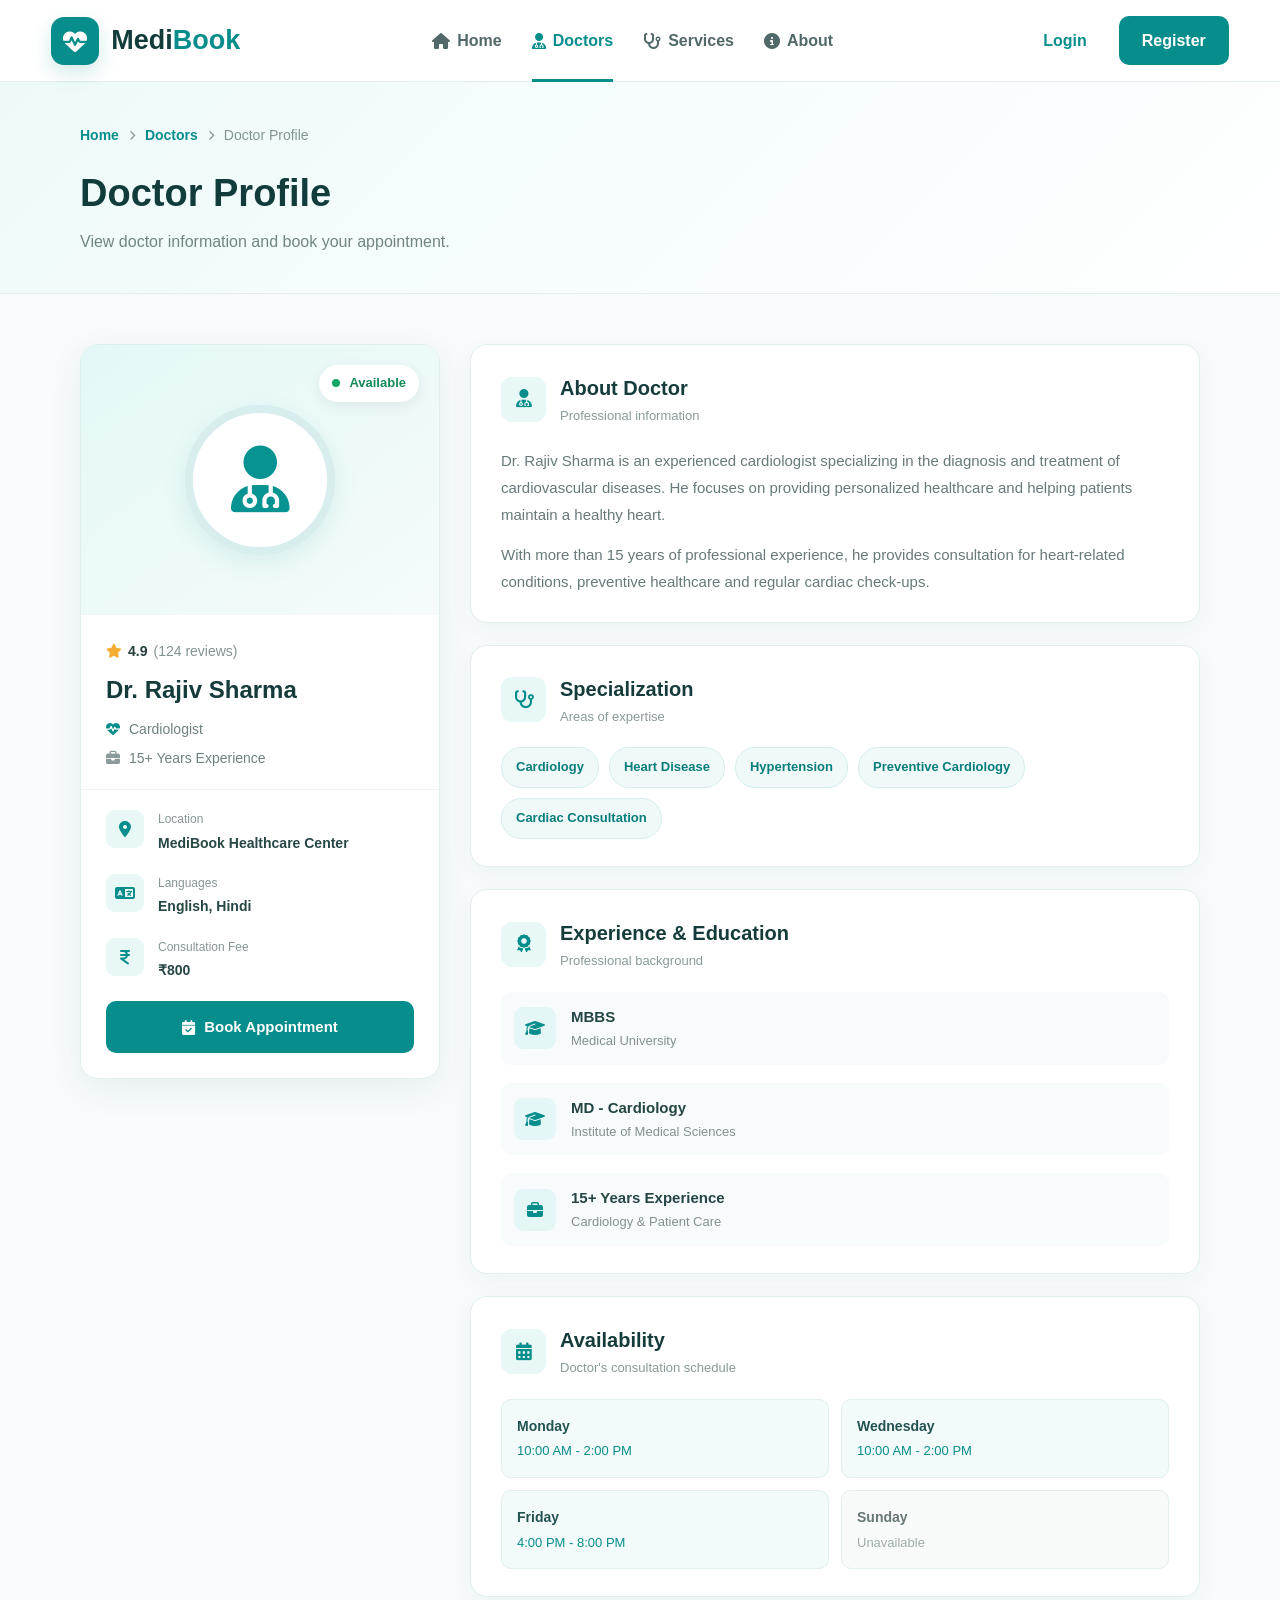
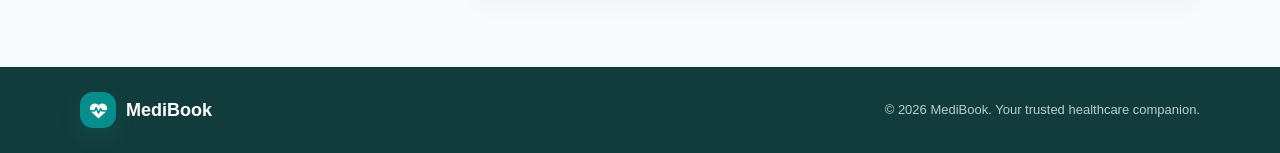
<file: pages/doctor-profile.html>
<!DOCTYPE html>
<html lang="en">
<head>
    <meta charset="UTF-8">
    <meta name="viewport" content="width=device-width, initial-scale=1.0">

    <title>Doctor Profile - MediBook</title>

    <link rel="stylesheet" href="../css/doctor-profile.css">

    <!-- Font Awesome -->
    <link rel="stylesheet"
          href="https://cdnjs.cloudflare.com/ajax/libs/font-awesome/6.5.2/css/all.min.css">
</head>

<body>

    <!-- ================= NAVBAR ================= -->

    <header class="navbar">

        <div class="nav-container">

            <a href="../index.html" class="logo">
                <div class="logo-icon">
                    <i class="fa-solid fa-heart-pulse"></i>
                </div>

                <span>Medi<span>Book</span></span>
            </a>

            <nav class="nav-links">

                <a href="../index.html">
                    <i class="fa-solid fa-house"></i>
                    Home
                </a>

                <a href="doctors.html" class="active">
                    <i class="fa-solid fa-user-doctor"></i>
                    Doctors
                </a>

                <a href="services.html">
                    <i class="fa-solid fa-stethoscope"></i>
                    Services
                </a>

                <a href="about.html">
                    <i class="fa-solid fa-circle-info"></i>
                    About
                </a>

            </nav>

            <div class="nav-buttons">

                <a href="login.html" class="login-btn">
                    Login
                </a>

                <a href="register.html" class="register-btn">
                    Register
                </a>

            </div>

        </div>

    </header>


    <!-- ================= PAGE HEADER ================= -->

    <section class="page-header">

        <div class="container">

            <div class="breadcrumb">

                <a href="../index.html">Home</a>

                <i class="fa-solid fa-chevron-right"></i>

                <a href="doctors.html">Doctors</a>

                <i class="fa-solid fa-chevron-right"></i>

                <span>Doctor Profile</span>

            </div>

            <h1>Doctor Profile</h1>

            <p>
                View doctor information and book your appointment.
            </p>

        </div>

    </section>


    <!-- ================= DOCTOR PROFILE ================= -->

    <main class="container profile-section">

        <div class="profile-grid">


            <!-- LEFT PROFILE CARD -->

            <div class="doctor-card">

                <div class="doctor-image">

                    <div class="doctor-avatar">
                        <i class="fa-solid fa-user-doctor"></i>
                    </div>

                    <span class="available-badge">
                        <span class="status-dot"></span>
                        Available
                    </span>

                </div>


                <div class="doctor-basic">

                    <div class="rating">

                        <i class="fa-solid fa-star"></i>

                        <strong>4.9</strong>

                        <span>(124 reviews)</span>

                    </div>

                    <h2>Dr. Rajiv Sharma</h2>

                    <p class="specialization">
                        <i class="fa-solid fa-heart-pulse"></i>
                        Cardiologist
                    </p>

                    <p class="experience">
                        <i class="fa-solid fa-briefcase"></i>
                        15+ Years Experience
                    </p>

                </div>


                <div class="doctor-details">

                    <div class="detail-item">

                        <i class="fa-solid fa-location-dot"></i>

                        <div>
                            <span>Location</span>
                            <strong>MediBook Healthcare Center</strong>
                        </div>

                    </div>


                    <div class="detail-item">

                        <i class="fa-solid fa-language"></i>

                        <div>
                            <span>Languages</span>
                            <strong>English, Hindi</strong>
                        </div>

                    </div>


                    <div class="detail-item">

                        <i class="fa-solid fa-indian-rupee-sign"></i>

                        <div>
                            <span>Consultation Fee</span>
                            <strong>₹800</strong>
                        </div>

                    </div>

                </div>


                <a href="appointment.html" class="book-btn">

                    <i class="fa-solid fa-calendar-check"></i>

                    Book Appointment

                </a>

            </div>


            <!-- RIGHT INFORMATION -->

            <div class="doctor-information">


                <!-- ABOUT -->

                <section class="info-box">

                    <div class="section-title">

                        <div class="title-icon">
                            <i class="fa-solid fa-user-doctor"></i>
                        </div>

                        <div>
                            <h3>About Doctor</h3>
                            <p>Professional information</p>
                        </div>

                    </div>

                    <p class="description">

                        Dr. Rajiv Sharma is an experienced cardiologist
                        specializing in the diagnosis and treatment of
                        cardiovascular diseases. He focuses on providing
                        personalized healthcare and helping patients
                        maintain a healthy heart.

                    </p>

                    <p class="description">

                        With more than 15 years of professional experience,
                        he provides consultation for heart-related conditions,
                        preventive healthcare and regular cardiac check-ups.

                    </p>

                </section>


                <!-- SPECIALIZATION -->

                <section class="info-box">

                    <div class="section-title">

                        <div class="title-icon">
                            <i class="fa-solid fa-stethoscope"></i>
                        </div>

                        <div>
                            <h3>Specialization</h3>
                            <p>Areas of expertise</p>
                        </div>

                    </div>


                    <div class="specialization-list">

                        <span>Cardiology</span>

                        <span>Heart Disease</span>

                        <span>Hypertension</span>

                        <span>Preventive Cardiology</span>

                        <span>Cardiac Consultation</span>

                    </div>

                </section>


                <!-- EXPERIENCE -->

                <section class="info-box">

                    <div class="section-title">

                        <div class="title-icon">
                            <i class="fa-solid fa-award"></i>
                        </div>

                        <div>
                            <h3>Experience & Education</h3>
                            <p>Professional background</p>
                        </div>

                    </div>


                    <div class="timeline">

                        <div class="timeline-item">

                            <div class="timeline-icon">
                                <i class="fa-solid fa-graduation-cap"></i>
                            </div>

                            <div>
                                <h4>MBBS</h4>
                                <p>Medical University</p>
                            </div>

                        </div>


                        <div class="timeline-item">

                            <div class="timeline-icon">
                                <i class="fa-solid fa-graduation-cap"></i>
                            </div>

                            <div>
                                <h4>MD - Cardiology</h4>
                                <p>Institute of Medical Sciences</p>
                            </div>

                        </div>


                        <div class="timeline-item">

                            <div class="timeline-icon">
                                <i class="fa-solid fa-briefcase"></i>
                            </div>

                            <div>
                                <h4>15+ Years Experience</h4>
                                <p>Cardiology & Patient Care</p>
                            </div>

                        </div>

                    </div>

                </section>


                <!-- AVAILABILITY -->

                <section class="info-box">

                    <div class="section-title">

                        <div class="title-icon">
                            <i class="fa-solid fa-calendar-days"></i>
                        </div>

                        <div>
                            <h3>Availability</h3>
                            <p>Doctor's consultation schedule</p>
                        </div>

                    </div>


                    <div class="availability-grid">

                        <div class="day available-day">

                            <strong>Monday</strong>

                            <span>10:00 AM - 2:00 PM</span>

                        </div>


                        <div class="day available-day">

                            <strong>Wednesday</strong>

                            <span>10:00 AM - 2:00 PM</span>

                        </div>


                        <div class="day available-day">

                            <strong>Friday</strong>

                            <span>4:00 PM - 8:00 PM</span>

                        </div>


                        <div class="day unavailable-day">

                            <strong>Sunday</strong>

                            <span>Unavailable</span>

                        </div>

                    </div>

                </section>


            </div>

        </div>

    </main>


    <!-- ================= FOOTER ================= -->

    <footer class="footer">

        <div class="container footer-content">

            <div class="footer-logo">

                <div class="logo-icon">
                    <i class="fa-solid fa-heart-pulse"></i>
                </div>

                <strong>MediBook</strong>

            </div>

            <p>
                © 2026 MediBook. Your trusted healthcare companion.
            </p>

        </div>

    </footer>


</body>
</html>
</file>
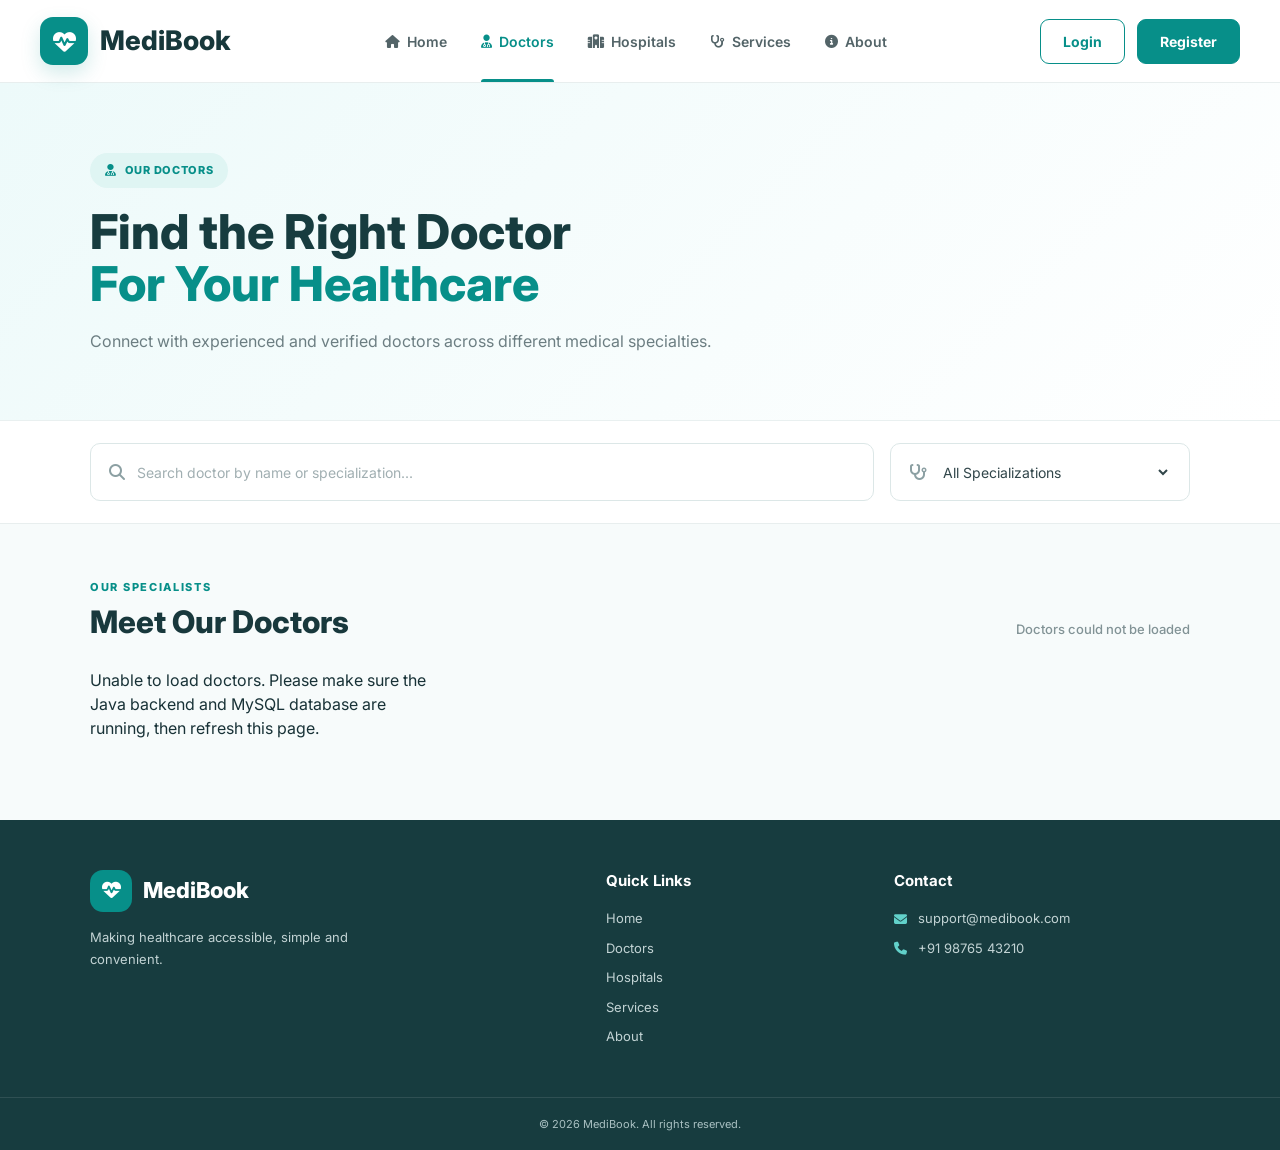
<file: pages/doctors.html>
<!DOCTYPE html>
<html lang="en">

<head>
    <meta charset="UTF-8">
    <meta name="viewport" content="width=device-width, initial-scale=1.0">

    <title>MediBook - Doctors</title>

    <link rel="stylesheet"
        href="https://cdnjs.cloudflare.com/ajax/libs/font-awesome/6.5.2/css/all.min.css">

    <link rel="preconnect" href="https://fonts.googleapis.com">
    <link rel="preconnect" href="https://fonts.gstatic.com" crossorigin>

    <link
        href="https://fonts.googleapis.com/css2?family=Inter:wght@400;500;600;700;800&display=swap"
        rel="stylesheet">

    <link rel="stylesheet" href="../css/doctors.css">
</head>

<body>

    <!-- NAVBAR -->
    <header class="navbar">
        <div class="nav-container">

            <a href="../index.html" class="logo">
                <div class="logo-icon">
                    <i class="fa-solid fa-heart-pulse"></i>
                </div>
                <span>MediBook</span>
            </a>

            <nav class="nav-links">

                <a href="../index.html">
                    <i class="fa-solid fa-house"></i>
                    Home
                </a>

                <a href="doctors.html" class="active">
                    <i class="fa-solid fa-user-doctor"></i>
                    Doctors
                </a>

                <!-- HOSPITALS LINK ADDED -->
                <a href="hospitals.html">
                    <i class="fa-solid fa-hospital"></i>
                    Hospitals
                </a>

                <a href="services.html">
                    <i class="fa-solid fa-stethoscope"></i>
                    Services
                </a>

                <a href="about.html">
                    <i class="fa-solid fa-circle-info"></i>
                    About
                </a>

            </nav>

            <div class="nav-buttons" id="navButtons">
                <a href="login.html" class="login-btn" id="loginNavBtn">Login</a>
                <a href="register.html" class="register-btn" id="registerNavBtn">Register</a>
            </div>

        </div>
    </header>


    <!-- HERO SECTION -->
    <section class="doctors-hero">
        <div class="hero-content">

            <span class="hero-tag">
                <i class="fa-solid fa-user-doctor"></i>
                OUR DOCTORS
            </span>

            <h1>
                Find the Right Doctor
                <span>For Your Healthcare</span>
            </h1>

            <p>
                Connect with experienced and verified doctors
                across different medical specialties.
            </p>

        </div>
    </section>


    <!-- SEARCH AND FILTER SECTION -->
    <section class="search-section">
        <div class="search-container">

            <div class="search-box">
                <i class="fa-solid fa-magnifying-glass"></i>

                <input
                    type="text"
                    id="doctorSearch"
                    placeholder="Search doctor by name or specialization..."
                    aria-label="Search doctors"
                >
            </div>

            <div class="filter-box">
                <i class="fa-solid fa-stethoscope"></i>

                <select
                    id="specializationFilter"
                    aria-label="Filter by specialization"
                >
                    <option value="all">All Specializations</option>
                    <option value="cardiologist">Cardiology</option>
                    <option value="dermatologist">Dermatology</option>
                    <option value="neurologist">Neurology</option>
                    <option value="orthopedic">Orthopedics</option>
                    <option value="pediatrician">Pediatrics</option>
                    <option value="dentist">Dentistry</option>
                </select>
            </div>

        </div>
    </section>


    <!-- DOCTORS SECTION -->
    <main class="doctors-section">

        <div class="section-heading">
            <div>
                <span class="section-tag">OUR SPECIALISTS</span>
                <h2>Meet Our Doctors</h2>
            </div>

            <p id="doctorCount" aria-live="polite">
                Loading doctors...
            </p>
        </div>

        <!-- JavaScript inserts the database doctors here -->
        <div class="doctors-grid" id="doctorsGrid">
            <p id="doctorsLoading">Loading doctors...</p>
        </div>

        <!-- NO RESULTS MESSAGE -->
        <div
            id="noResults"
            class="no-results"
            style="display: none;"
        >
            <i class="fa-solid fa-user-doctor"></i>

            <h3>No doctors found</h3>

            <p>
                Try searching for another doctor
                or specialization.
            </p>
        </div>

    </main>


    <!-- FOOTER -->
    <footer class="footer">
        <div class="footer-container">

            <div class="footer-brand">
                <div class="footer-logo">
                    <div class="logo-icon">
                        <i class="fa-solid fa-heart-pulse"></i>
                    </div>

                    <span>MediBook</span>
                </div>

                <p>
                    Making healthcare accessible,
                    simple and convenient.
                </p>
            </div>


            <div class="footer-links">
                <h4>Quick Links</h4>

                <a href="../index.html">Home</a>
                <a href="doctors.html">Doctors</a>

                <!-- HOSPITALS LINK ADDED -->
                <a href="hospitals.html">Hospitals</a>

                <a href="services.html">Services</a>
                <a href="about.html">About</a>
            </div>


            <div class="footer-links">
                <h4>Contact</h4>

                <p>
                    <i class="fa-solid fa-envelope"></i>
                    support@medibook.com
                </p>

                <p>
                    <i class="fa-solid fa-phone"></i>
                    +91 98765 43210
                </p>
            </div>

        </div>

        <div class="footer-bottom">
            <p>© 2026 MediBook. All rights reserved.</p>
        </div>
    </footer>


    <!-- EXTERNAL JAVASCRIPT -->
    <script src="../js/doctors.js"></script>

</body>
</html>
</file>
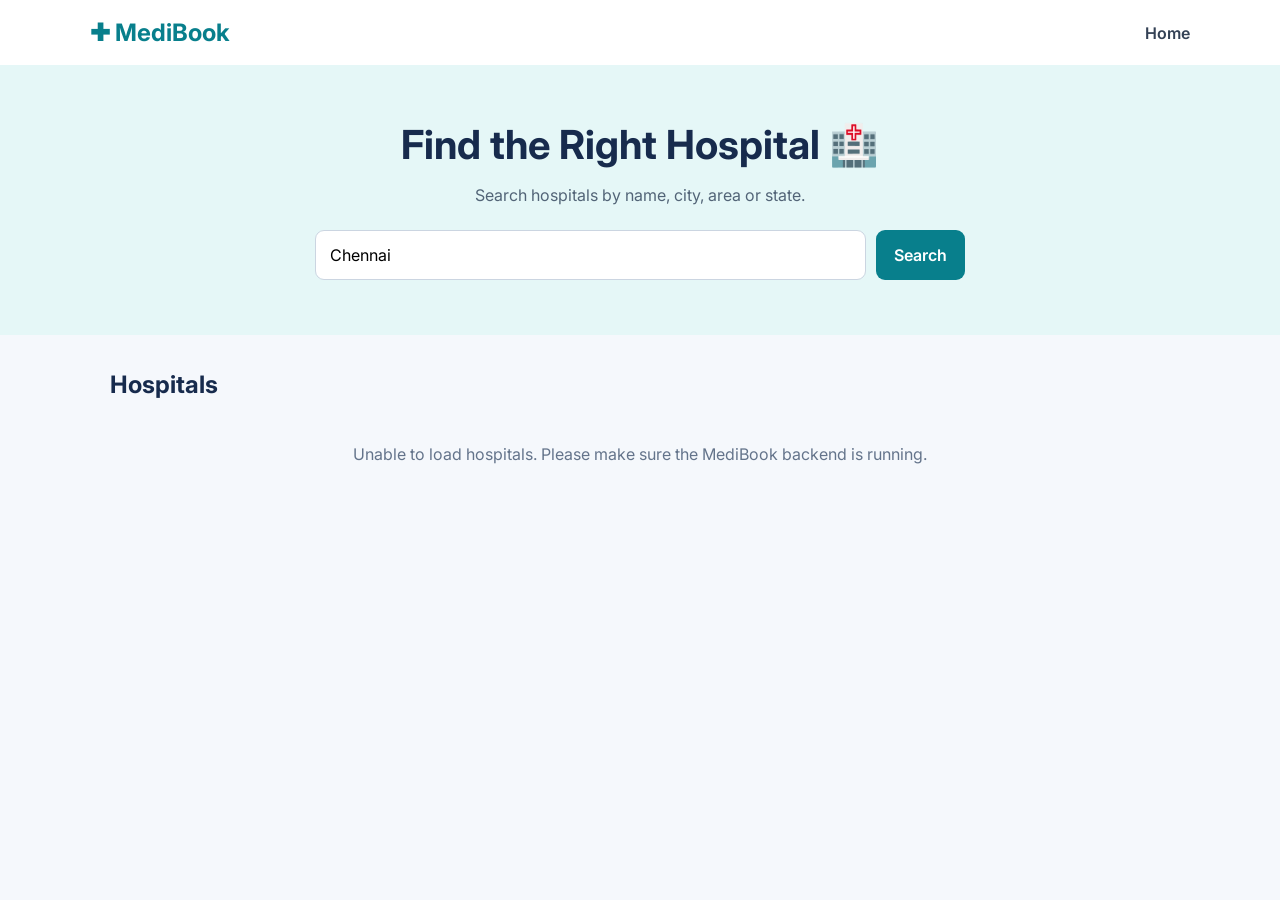
<file: pages/hospitals.html>
<!DOCTYPE html>
<html lang="en">
<head>
    <meta charset="UTF-8">
    <meta name="viewport" content="width=device-width, initial-scale=1.0">
    <title>MediBook | Find Hospitals</title>

    <link rel="preconnect" href="https://fonts.googleapis.com">
    <link href="https://fonts.googleapis.com/css2?family=Inter:wght@400;500;600;700&display=swap" rel="stylesheet">

    <style>
        * {
            box-sizing: border-box;
        }

        body {
            margin: 0;
            font-family: Inter, sans-serif;
            background: #f5f8fc;
            color: #172b4d;
        }

        nav {
            background: white;
            padding: 18px 7%;
            display: flex;
            justify-content: space-between;
            align-items: center;
            gap: 15px;
            box-shadow: 0 2px 12px #172b4d0d;
        }

        .logo {
            font-size: 24px;
            font-weight: 700;
            color: #087f8c;
        }

        nav a {
            color: #334155;
            text-decoration: none;
            font-weight: 600;
        }

        header {
            text-align: center;
            padding: 55px 20px;
            background: #e5f7f7;
        }

        header h1 {
            margin: 0 0 12px;
            font-size: clamp(28px, 5vw, 40px);
        }

        header p {
            color: #526477;
        }

        .search {
            display: flex;
            gap: 10px;
            max-width: 650px;
            margin: 25px auto 0;
        }

        input {
            flex: 1;
            min-width: 0;
            padding: 14px;
            border: 1px solid #cbd5e1;
            border-radius: 9px;
            font: inherit;
        }

        button {
            padding: 13px 18px;
            border: 0;
            border-radius: 9px;
            background: #087f8c;
            color: white;
            font: inherit;
            font-weight: 600;
            cursor: pointer;
        }

        button:disabled {
            opacity: 0.65;
            cursor: wait;
        }

        main {
            max-width: 1100px;
            margin: 35px auto;
            padding: 0 20px;
        }

        #hospitalList {
            display: grid;
            grid-template-columns: repeat(auto-fit, minmax(260px, 1fr));
            gap: 20px;
        }

        .hospital {
            background: white;
            border: 1px solid #e2e8f0;
            border-radius: 15px;
            padding: 24px;
            box-shadow: 0 5px 18px #172b4d08;
            min-width: 0;
            overflow-wrap: anywhere;
        }

        .hospital-icon {
            font-size: 35px;
        }

        .hospital h2 {
            font-size: 20px;
            margin: 14px 0 8px;
        }

        .hospital p {
            color: #64748b;
            line-height: 1.6;
        }

        .hospital button {
            width: 100%;
            margin-top: 10px;
        }

        .map-link {
            display: block;
            margin-top: 15px;
            color: #087f8c;
            text-align: center;
            text-decoration: none;
            font-weight: 600;
        }

        #message {
            text-align: center;
            color: #64748b;
            padding: 25px;
        }

        .doctor-list {
            margin-top: 16px;
            overflow-wrap: anywhere;
        }

        .demo-notice {
            padding: 12px;
            background: #fff7ed;
            color: #9a3412 !important;
            border: 1px solid #fed7aa;
            border-radius: 8px;
            font-size: 13px;
        }

        .doctor-item {
            border-top: 1px solid #e2e8f0;
            padding: 12px 0;
        }

        .doctor-item h3 {
            margin-bottom: 8px;
            font-size: 17px;
        }

        .doctor-item p {
            margin: 7px 0;
            font-size: 14px;
        }

        @media (max-width: 480px) {
            nav {
                padding: 16px;
            }

            .search {
                flex-direction: column;
            }
        }
    </style>
</head>

<body>
    <nav>
        <div class="logo">✚ MediBook</div>
        <a href="../index.html">Home</a>
    </nav>

    <header>
        <h1>Find the Right Hospital 🏥</h1>
        <p>Search hospitals by name, city, area or state.</p>

        <div class="search">
            <input
                id="searchInput"
                type="search"
                placeholder="Enter hospital name or area..."
                aria-label="Search hospitals"
            >
            <button type="button" id="searchButton">Search</button>
        </div>
    </header>

    <main>
        <h2>Hospitals</h2>
        <p id="message" role="status">Loading hospitals...</p>
        <div id="hospitalList"></div>
    </main>

    <script>
        const API_URL = "http://localhost:8080";

        // Identify the three hospitals connected to
        // the internal hospital_doctors database table.
        function getKnownHospitalId(hospital) {
            const name = String(hospital.name || "")
                .trim()
                .toLowerCase()
                .replace(/[^a-z0-9]/g, "");

            const location = [
                hospital.address,
                hospital.city,
                hospital.state,
                hospital.district
            ]
                .filter(Boolean)
                .join(" ")
                .toLowerCase();

            if (
                name.includes("apollo") &&
                (
                    location.includes("chennai") ||
                    location.includes("greams") ||
                    location.includes("tamil nadu") ||
                    location.includes("tamilnadu")
                )
            ) {
                return 1;
            }

            if (
                name.includes("miot") &&
                (
                    location.includes("chennai") ||
                    location.includes("manapakkam") ||
                    location.includes("tamil nadu") ||
                    location.includes("tamilnadu")
                )
            ) {
                return 2;
            }

            if (
                name.includes("fortis") &&
                (
                    name.includes("malar") ||
                    location.includes("adyar") ||
                    location.includes("chennai")
                )
            ) {
                return 3;
            }

            return null;
        }

        async function searchHospitals() {
            const query = document
                .getElementById("searchInput")
                .value.trim();

            const container = document.getElementById("hospitalList");
            const message = document.getElementById("message");
            const searchButton = document.getElementById("searchButton");

            if (!query) {
                message.textContent =
                    "Enter a hospital name, city or area to search.";
                container.replaceChildren();
                return;
            }

            message.textContent = "Searching hospitals...";
            container.replaceChildren();
            searchButton.disabled = true;

            try {
                const response = await fetch(
                    `${API_URL}/api/hospitals/search?q=${encodeURIComponent(query)}`
                );

                if (!response.ok) {
                    throw new Error(
                        "Hospital search failed: " + response.status
                    );
                }

                const hospitals = await response.json();
                renderHospitals(hospitals);
            } catch (error) {
                console.error("Hospital search error:", error);

                message.textContent =
                    "Unable to load hospitals. Please make sure the MediBook backend is running.";
            } finally {
                searchButton.disabled = false;
            }
        }

        function renderHospitals(hospitals) {
            const container = document.getElementById("hospitalList");
            const message = document.getElementById("message");

            container.replaceChildren();

            if (!Array.isArray(hospitals) || hospitals.length === 0) {
                message.textContent =
                    "No hospitals found. Try another hospital name or area.";
                return;
            }

            message.textContent = hospitals.length + " hospitals found.";

            hospitals.forEach(hospital => {
                const card = document.createElement("article");
                card.className = "hospital";

                const icon = document.createElement("div");
                icon.className = "hospital-icon";
                icon.textContent = "🏥";

                const title = document.createElement("h2");
                title.textContent =
                    hospital.name || "Hospital name unavailable";

                const locationParts = [
                    hospital.city,
                    hospital.state
                ]
                    .filter(Boolean)
                    .map(value => String(value).trim());

                const area = document.createElement("p");
                area.textContent = "📍 " + (
                    locationParts.length
                        ? [...new Set(locationParts)].join(", ")
                        : "Location not available"
                );

                const address = document.createElement("p");
                address.textContent =
                    hospital.address || "Address not available";

                card.append(icon, title, area, address);

                const doctorButton = document.createElement("button");
                doctorButton.type = "button";
                doctorButton.textContent = "View Doctors";

                doctorButton.addEventListener("click", async () => {
                    const existing = card.querySelector(".doctor-list");

                    if (existing) {
                        existing.remove();
                        doctorButton.textContent = "View Doctors";
                        return;
                    }

                    const knownHospitalId =
                        getKnownHospitalId(hospital);

                    const isDemo = knownHospitalId === null;

                    doctorButton.disabled = true;
                    doctorButton.textContent = "Loading doctors...";

                    try {
                        // Known hospitals use their own linked schedules.
                        // Other hospitals use clearly labelled demo data.
                       
const endpoint = isDemo
    ? `${API_URL}/api/doctors?state=${encodeURIComponent(hospital.state || "")}`
    : `${API_URL}/api/hospital-doctors?hospitalId=${knownHospitalId}`;


                        const response = await fetch(endpoint);

                        if (!response.ok) {
                            throw new Error(
                                "Failed to load doctors: " + response.status
                            );
                        }

                        let doctors = await response.json();

                        if (!Array.isArray(doctors)) {
                            throw new Error("Invalid doctor data received.");
                        }

                        // Sample schedules are for demonstration only.
                        if (isDemo) {
                            const demoSchedules = [
                                {
                                    days: "Monday, Wednesday",
                                    start: "09:00",
                                    end: "13:00"
                                },
                                {
                                    days: "Tuesday, Thursday",
                                    start: "10:00",
                                    end: "14:00"
                                },
                                {
                                    days: "Wednesday, Friday",
                                    start: "14:00",
                                    end: "18:00"
                                },
                                {
                                    days: "Monday, Saturday",
                                    start: "09:00",
                                    end: "12:00"
                                }
                            ];

                            doctors = doctors.map((doctor, index) => {
                                const schedule =
                                    demoSchedules[index % demoSchedules.length];

                                return {
                                    ...doctor,
                                    available_days: schedule.days,
                                    start_time: schedule.start,
                                    end_time: schedule.end,
                                    consultation_fee: 800
                                };
                            });
                        }

                        const doctorList = document.createElement("div");
                        doctorList.className = "doctor-list";

                        if (isDemo) {
                            const notice = document.createElement("p");
                            notice.className = "demo-notice";
                            notice.textContent =
                                "DEMO DATA: These are sample MediBook doctor profiles and example timings. They are not verified staff or actual availability at this hospital.";
                            doctorList.appendChild(notice);
                        }

                        if (doctors.length === 0) {
                            const empty = document.createElement("p");
                            empty.textContent =
                                "No doctors are currently listed.";
                            doctorList.appendChild(empty);
                        } else {
                            doctors.forEach(doctor => {
                                const item = document.createElement("div");
                                item.className = "doctor-item";

                                const name = document.createElement("h3");
                                name.textContent =
                                    doctor.name || "Doctor name unavailable";

                                const specialization = document.createElement("p");
                                specialization.textContent =
                                    doctor.specialization ||
                                    "Specialization not available";

                                const qualification = document.createElement("p");
                                qualification.textContent =
                                    "Qualification: " +
                                    (doctor.qualification || "Not available");

                                const experience = document.createElement("p");
                                experience.textContent =
                                    "Experience: " +
                                    (
                                        doctor.experience ??
                                        "Not available"
                                    ) +
                                    (
                                        doctor.experience != null
                                            ? " years"
                                            : ""
                                    );

                                const days = document.createElement("p");
                                days.textContent =
                                    "Available days: " +
                                    (
                                        doctor.available_days ||
                                        (isDemo
                                            ? "Sample schedule"
                                            : "Not specified")
                                    );

                                const start = String(
                                    doctor.start_time || ""
                                ).slice(0, 5);

                                const end = String(
                                    doctor.end_time || ""
                                ).slice(0, 5);

                                const time = document.createElement("p");
                                time.textContent =
                                    "Time: " +
                                    (start || "N/A") +
                                    " - " +
                                    (end || "N/A");

                                const fee = document.createElement("p");
                                fee.textContent =
                                    "Consultation Fee: ₹" +
                                    (
                                        doctor.consultation_fee ??
                                        "Not available"
                                    );

                                item.append(
                                    name,
                                    specialization,
                                    qualification,
                                    experience,
                                    days,
                                    time,
                                    fee
                                );

                                doctorList.appendChild(item);
                            });
                        }

                        card.appendChild(doctorList);
                        doctorButton.textContent = "Hide Doctors";
                    } catch (error) {
                        console.error("Error loading doctors:", error);

                        alert(
                            "Could not load doctors. Please check that the backend is running."
                        );

                        doctorButton.textContent = "View Doctors";
                    } finally {
                        doctorButton.disabled = false;
                    }
                });

                card.appendChild(doctorButton);

                // Google Maps location link.
                const mapLink = document.createElement("a");
                mapLink.className = "map-link";

                const locationText = [
                    hospital.name,
                    hospital.address,
                    hospital.city,
                    hospital.district,
                    hospital.state,
                    hospital.pincode
                ]
                    .filter(Boolean)
                    .join(", ");

                const suppliedMapUrl = String(
                    hospital.map_url || ""
                ).trim();

                if (/^https?:\/\//i.test(suppliedMapUrl)) {
                    mapLink.href = suppliedMapUrl;
                } else {
                    mapLink.href =
                        "https://www.google.com/maps/search/?api=1&query=" +
                        encodeURIComponent(locationText);
                }

                mapLink.target = "_blank";
                mapLink.rel = "noopener noreferrer";
                mapLink.textContent = "View Location & Directions ↗";

                card.appendChild(mapLink);
                container.appendChild(card);
            });
        }

        document
            .getElementById("searchButton")
            .addEventListener("click", searchHospitals);

        document
            .getElementById("searchInput")
            .addEventListener("keydown", event => {
                if (event.key === "Enter") {
                    searchHospitals();
                }
            });

        // Display Chennai hospitals when the page first opens.
        document.getElementById("searchInput").value = "Chennai";
        searchHospitals();
    </script>
</body>
</html>
</file>
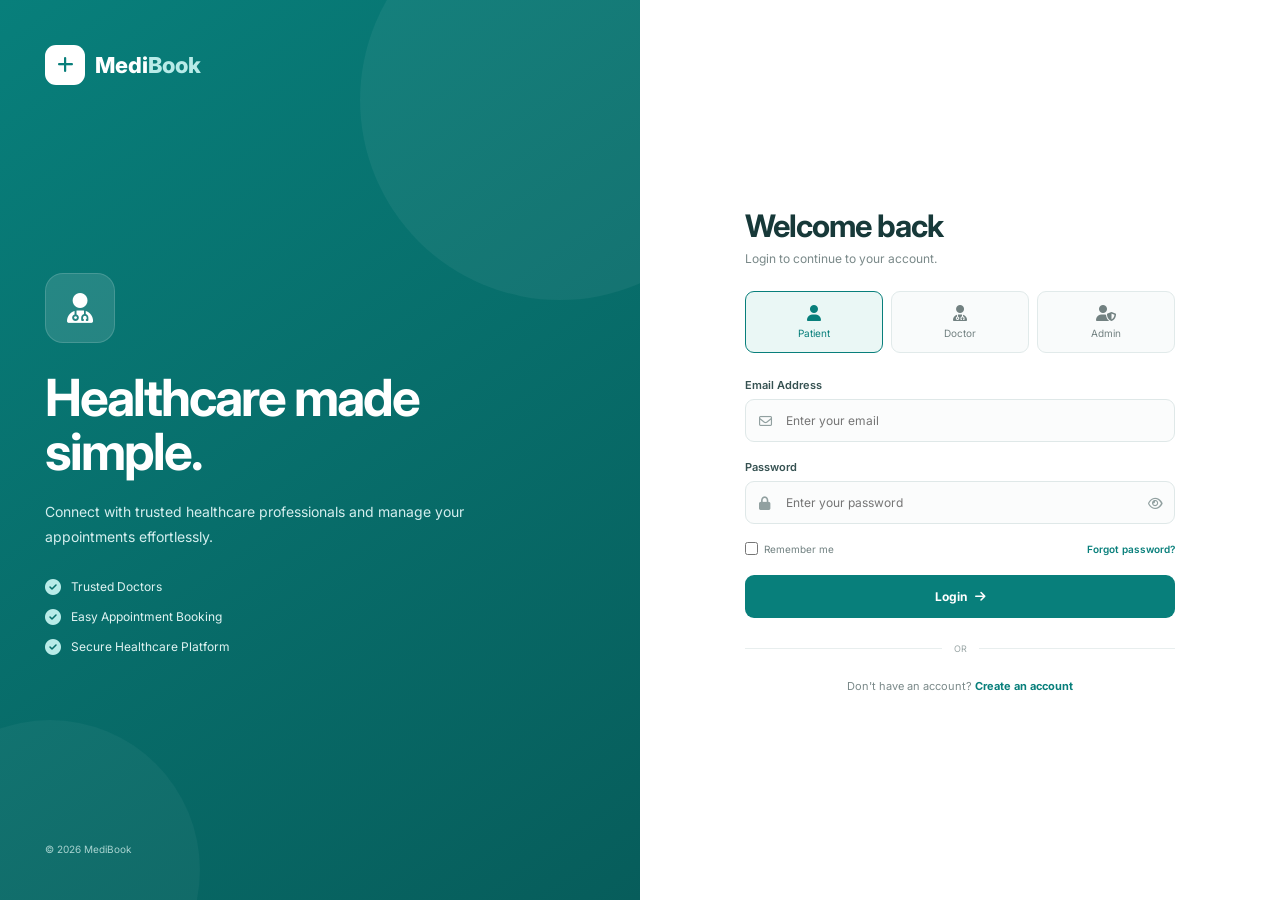
<file: pages/login.html>
<!DOCTYPE html>
<html lang="en">

<head>

    <meta charset="UTF-8">

    <meta name="viewport"
          content="width=device-width, initial-scale=1.0">

    <title>Login | MediBook</title>

    <link rel="stylesheet"
          href="../css/login.css">

    <link rel="preconnect"
          href="https://fonts.googleapis.com">

    <link rel="preconnect"
          href="https://fonts.gstatic.com"
          crossorigin>

    <link href="https://fonts.googleapis.com/css2?family=Inter:wght@400;500;600;700;800&display=swap"
          rel="stylesheet">

    <link rel="stylesheet"
          href="https://cdnjs.cloudflare.com/ajax/libs/font-awesome/6.5.2/css/all.min.css">

</head>


<body>


<div class="auth-page">


    <!-- LEFT PANEL -->

    <div class="auth-visual">


        <div class="visual-content">


            <a href="../index.html"
               class="logo">

                <span class="logo-icon">

                    <i class="fa-solid fa-plus"></i>

                </span>

                <span class="logo-text">

                    Medi<span>Book</span>

                </span>

            </a>


            <div class="visual-main">


                <div class="visual-icon">

                    <i class="fa-solid fa-user-doctor"></i>

                </div>


                <h1>

                    Healthcare
                    made simple.

                </h1>


                <p>

                    Connect with trusted healthcare professionals
                    and manage your appointments effortlessly.

                </p>


                <div class="visual-points">


                    <div>

                        <i class="fa-solid fa-circle-check"></i>

                        <span>
                            Trusted Doctors
                        </span>

                    </div>


                    <div>

                        <i class="fa-solid fa-circle-check"></i>

                        <span>
                            Easy Appointment Booking
                        </span>

                    </div>


                    <div>

                        <i class="fa-solid fa-circle-check"></i>

                        <span>
                            Secure Healthcare Platform
                        </span>

                    </div>


                </div>


            </div>


            <p class="visual-footer">

                © 2026 MediBook

            </p>


        </div>


    </div>



    <!-- RIGHT PANEL -->

    <div class="auth-form-section">


        <div class="auth-form-container">


            <div class="mobile-logo">


                <a href="../index.html"
                   class="logo">

                    <span class="logo-icon">

                        <i class="fa-solid fa-plus"></i>

                    </span>


                    <span class="logo-text">

                        Medi<span>Book</span>

                    </span>

                </a>


            </div>



            <div class="form-heading">


                <h2>
                    Welcome back
                </h2>


                <p>
                    Login to continue to your account.
                </p>


            </div>



            <!-- ROLE SELECTION -->

            <div class="role-selection">


                <button class="role-btn active"
                        type="button"
                        onclick="selectRole('patient')"
                        id="patientRole">


                    <i class="fa-solid fa-user"></i>

                    <span>
                        Patient
                    </span>


                </button>


                <button class="role-btn"
                        type="button"
                        onclick="selectRole('doctor')"
                        id="doctorRole">


                    <i class="fa-solid fa-user-doctor"></i>

                    <span>
                        Doctor
                    </span>


                </button>


                <button class="role-btn"
                        type="button"
                        onclick="selectRole('admin')"
                        id="adminRole">


                    <i class="fa-solid fa-user-shield"></i>

                    <span>
                        Admin
                    </span>


                </button>


            </div>



            <!-- LOGIN FORM -->

            <form id="loginForm"
                  onsubmit="handleLogin(event)">


                <input type="hidden"
                       id="selectedRole"
                       value="patient">



                <div class="form-group">


                    <label for="email">

                        Email Address

                    </label>


                    <div class="input-wrapper">


                        <i class="fa-regular fa-envelope"></i>


                        <input type="email"
                               id="email"
                               placeholder="Enter your email"
                               required>


                    </div>


                </div>



                <div class="form-group">


                    <label for="password">

                        Password

                    </label>


                    <div class="input-wrapper">


                        <i class="fa-solid fa-lock"></i>


                        <input type="password"
                               id="password"
                               placeholder="Enter your password"
                               required>


                        <button type="button"
                                class="password-toggle"
                                onclick="togglePassword()">

                            <i class="fa-regular fa-eye"
                               id="passwordIcon"></i>

                        </button>


                    </div>


                </div>



                <div class="form-options">


                    <label class="remember">

                        <input type="checkbox"
                               id="rememberMe">

                        <span>
                            Remember me
                        </span>

                    </label>


                    <a href="#">
                        Forgot password?
                    </a>


                </div>



                <button type="submit"
                        class="login-submit">


                    Login

                    <i class="fa-solid fa-arrow-right"></i>


                </button>


            </form>



            <div class="divider">

                <span>
                    OR
                </span>

            </div>



            <p class="register-text">

                Don't have an account?

                <a href="register.html">
                    Create an account
                </a>

            </p>


        </div>


    </div>


</div>


<script src="../js/login.js"></script>

</body>

</html>
</file>
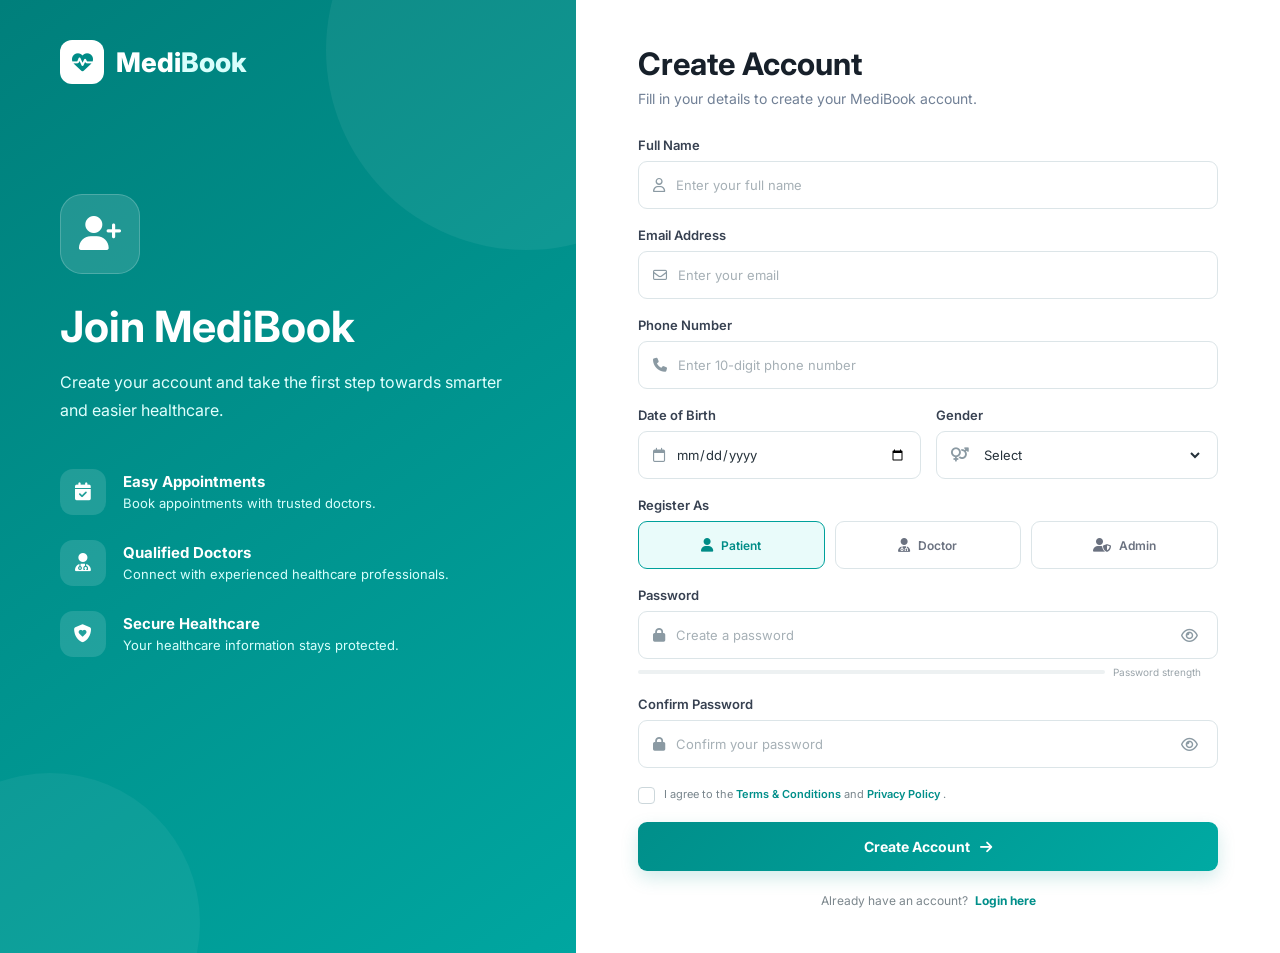
<file: pages/register.html>
<!DOCTYPE html>
<html lang="en">
<head>
    <meta charset="UTF-8">
    <meta name="viewport" content="width=device-width, initial-scale=1.0">

    <title>Register | MediBook</title>

    <link rel="stylesheet" href="../css/register.css">

    <link rel="preconnect" href="https://fonts.googleapis.com">
    <link rel="preconnect" href="https://fonts.gstatic.com" crossorigin>

    <link href="https://fonts.googleapis.com/css2?family=Inter:wght@400;500;600;700;800&display=swap" rel="stylesheet">

    <link rel="stylesheet"
          href="https://cdnjs.cloudflare.com/ajax/libs/font-awesome/6.5.2/css/all.min.css">
</head>

<body>

<div class="register-container">

    <!-- LEFT SIDE -->
    <div class="register-left">

        <div class="brand">
            <div class="brand-icon">
                <i class="fa-solid fa-heart-pulse"></i>
            </div>

            <span>Medi<span>Book</span></span>
        </div>

        <div class="left-content">

            <div class="medical-icon">
                <i class="fa-solid fa-user-plus"></i>
            </div>

            <h1>Join MediBook</h1>

            <p>
                Create your account and take the first step
                towards smarter and easier healthcare.
            </p>

            <div class="benefits">

                <div class="benefit">
                    <div class="benefit-icon">
                        <i class="fa-solid fa-calendar-check"></i>
                    </div>

                    <div>
                        <h3>Easy Appointments</h3>
                        <p>Book appointments with trusted doctors.</p>
                    </div>
                </div>

                <div class="benefit">
                    <div class="benefit-icon">
                        <i class="fa-solid fa-user-doctor"></i>
                    </div>

                    <div>
                        <h3>Qualified Doctors</h3>
                        <p>Connect with experienced healthcare professionals.</p>
                    </div>
                </div>

                <div class="benefit">
                    <div class="benefit-icon">
                        <i class="fa-solid fa-shield-heart"></i>
                    </div>

                    <div>
                        <h3>Secure Healthcare</h3>
                        <p>Your healthcare information stays protected.</p>
                    </div>
                </div>

            </div>

        </div>

    </div>


    <!-- RIGHT SIDE -->
    <div class="register-right">

        <div class="register-form-container">

            <div class="mobile-brand">
                <div class="brand-icon">
                    <i class="fa-solid fa-heart-pulse"></i>
                </div>

                <span>Medi<span>Book</span></span>
            </div>

            <div class="form-heading">

                <h2>Create Account</h2>

                <p>
                    Fill in your details to create your MediBook account.
                </p>

            </div>


            <form id="registerForm" onsubmit="handleRegister(event)">

                <!-- FULL NAME -->
                <div class="form-group">

                    <label for="fullName">
                        Full Name
                    </label>

                    <div class="input-wrapper">

                        <i class="fa-regular fa-user"></i>

                        <input
                            type="text"
                            id="fullName"
                            name="fullName"
                            placeholder="Enter your full name"
                            autocomplete="name"
                            required
                        >

                    </div>

                </div>


                <!-- EMAIL -->
                <div class="form-group">

                    <label for="email">
                        Email Address
                    </label>

                    <div class="input-wrapper">

                        <i class="fa-regular fa-envelope"></i>

                        <input
                            type="email"
                            id="email"
                            name="email"
                            placeholder="Enter your email"
                            autocomplete="email"
                            required
                        >

                    </div>

                </div>


                <!-- PHONE -->
                <div class="form-group">

                    <label for="phone">
                        Phone Number
                    </label>

                    <div class="input-wrapper">

                        <i class="fa-solid fa-phone"></i>

                        <input
                            type="tel"
                            id="phone"
                            name="phone"
                            placeholder="Enter 10-digit phone number"
                            maxlength="10"
                            autocomplete="tel"
                            required
                        >

                    </div>

                </div>


                <!-- DOB + GENDER -->
                <div class="two-column">

                    <div class="form-group">

                        <label for="dob">
                            Date of Birth
                        </label>

                        <div class="input-wrapper">

                            <i class="fa-regular fa-calendar"></i>

                            <input
                                type="date"
                                id="dob"
                                name="dob"
                                required
                            >

                        </div>

                    </div>


                    <div class="form-group">

                        <label for="gender">
                            Gender
                        </label>

                        <div class="input-wrapper select-wrapper">

                            <i class="fa-solid fa-venus-mars"></i>

                            <select id="gender" name="gender" required>

                                <option value="" disabled selected>
                                    Select
                                </option>

                                <option value="Male">
                                    Male
                                </option>

                                <option value="Female">
                                    Female
                                </option>

                                <option value="Other">
                                    Other
                                </option>

                            </select>

                        </div>

                    </div>

                </div>


                <!-- ROLE -->
                <div class="form-group">

                    <label>
                        Register As
                    </label>

                    <div class="role-selection">

                        <button
                            type="button"
                            class="role-option active"
                            onclick="selectRole('patient')"
                            id="patientRole"
                        >

                            <i class="fa-solid fa-user"></i>

                            <span>Patient</span>

                        </button>


                        <button
                            type="button"
                            class="role-option"
                            onclick="selectRole('doctor')"
                            id="doctorRole"
                        >

                            <i class="fa-solid fa-user-doctor"></i>

                            <span>Doctor</span>

                        </button>


                        <button
                            type="button"
                            class="role-option"
                            onclick="selectRole('admin')"
                            id="adminRole"
                        >

                            <i class="fa-solid fa-user-shield"></i>

                            <span>Admin</span>

                        </button>

                    </div>

                    <input
                        type="hidden"
                        id="role"
                        name="role"
                        value="patient"
                    >

                </div>


                <!-- PASSWORD -->
                <div class="form-group">

                    <label for="password">
                        Password
                    </label>

                    <div class="input-wrapper">

                        <i class="fa-solid fa-lock"></i>

                        <input
                            type="password"
                            id="password"
                            name="password"
                            placeholder="Create a password"
                            autocomplete="new-password"
                            required
                        >

                        <button
                            type="button"
                            class="password-toggle"
                            onclick="togglePassword('password', 'passwordIcon')"
                        >

                            <i
                                class="fa-regular fa-eye"
                                id="passwordIcon"
                            ></i>

                        </button>

                    </div>

                    <div class="password-strength">

                        <div class="strength-bar">
                            <span id="strengthBar"></span>
                        </div>

                        <span id="strengthText">
                            Password strength
                        </span>

                    </div>

                </div>


                <!-- CONFIRM PASSWORD -->
                <div class="form-group">

                    <label for="confirmPassword">
                        Confirm Password
                    </label>

                    <div class="input-wrapper">

                        <i class="fa-solid fa-lock"></i>

                        <input
                            type="password"
                            id="confirmPassword"
                            name="confirmPassword"
                            placeholder="Confirm your password"
                            autocomplete="new-password"
                            required
                        >

                        <button
                            type="button"
                            class="password-toggle"
                            onclick="togglePassword('confirmPassword', 'confirmPasswordIcon')"
                        >

                            <i
                                class="fa-regular fa-eye"
                                id="confirmPasswordIcon"
                            ></i>

                        </button>

                    </div>

                </div>


                <!-- TERMS -->
                <div class="terms">

                    <label class="checkbox-container">

                        <input
                            type="checkbox"
                            id="terms"
                            required
                        >

                        <span class="checkmark"></span>

                        <span class="terms-text">
                            I agree to the
                            <a href="#" onclick="return false;">
                                Terms & Conditions
                            </a>
                            and
                            <a href="#" onclick="return false;">
                                Privacy Policy
                            </a>.
                        </span>

                    </label>

                </div>


                <!-- ERROR / SUCCESS MESSAGE -->
                <div
                    id="message"
                    class="message"
                ></div>


                <!-- REGISTER BUTTON -->
                <button
                    type="submit"
                    class="register-btn"
                >

                    <span>Create Account</span>

                    <i class="fa-solid fa-arrow-right"></i>

                </button>

            </form>


            <!-- LOGIN LINK -->
            <div class="login-link">

                <span>Already have an account?</span>

                <a href="login.html">
                    Login here
                </a>

            </div>

        </div>

    </div>

</div>


<script src="../js/register.js"></script>

</body>
</html>
</file>
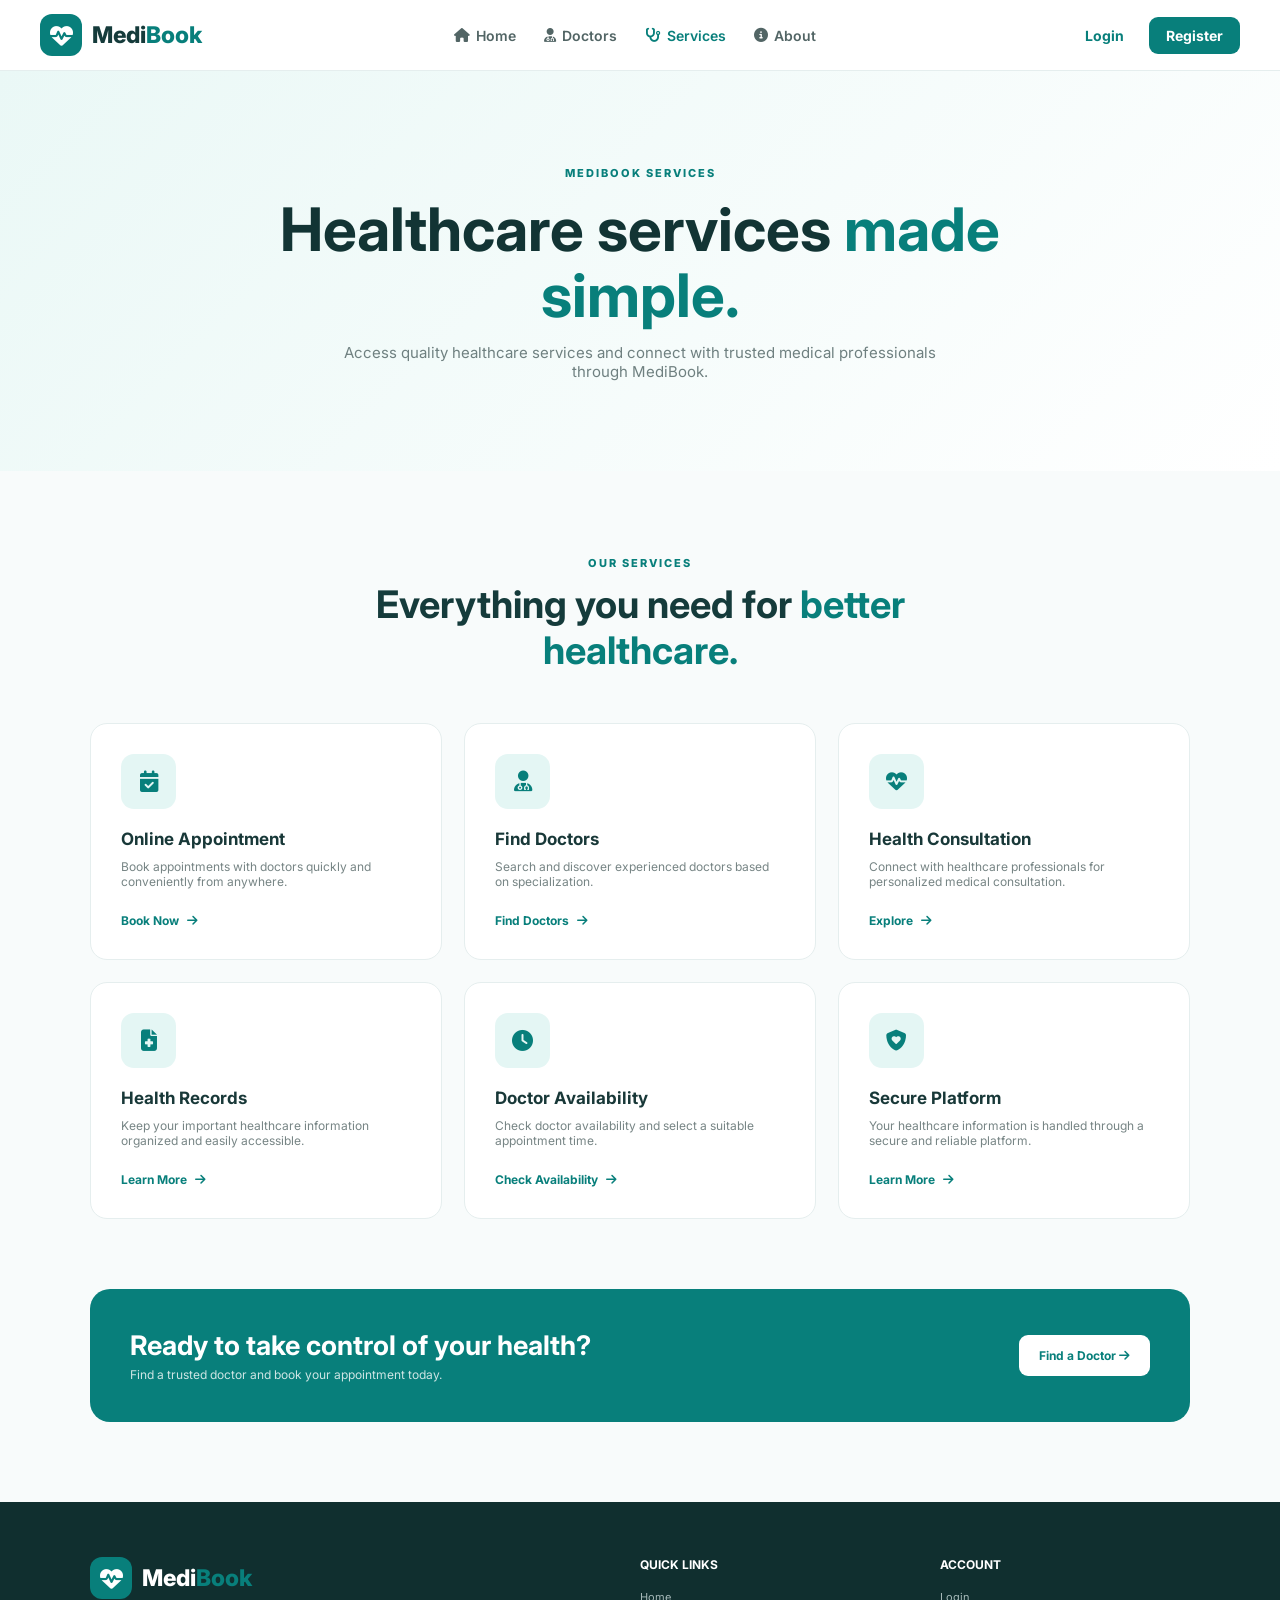
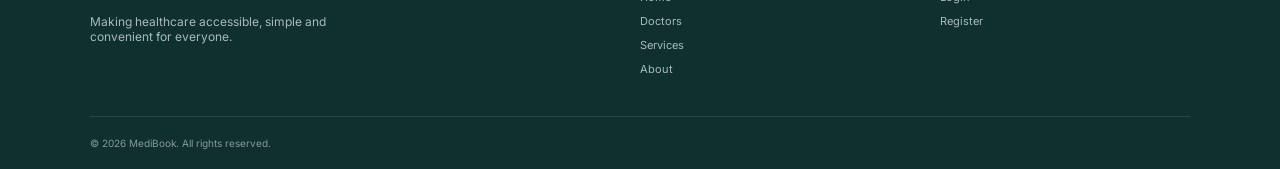
<file: pages/services.html>
<!DOCTYPE html>
<html lang="en">

<head>

    <meta charset="UTF-8">
    <meta name="viewport" content="width=device-width, initial-scale=1.0">

    <title>MediBook - Services</title>

    <link rel="stylesheet"
        href="https://cdnjs.cloudflare.com/ajax/libs/font-awesome/6.5.2/css/all.min.css">

    <link rel="preconnect" href="https://fonts.googleapis.com">

    <link rel="preconnect" href="https://fonts.gstatic.com" crossorigin>

    <link
        href="https://fonts.googleapis.com/css2?family=Inter:wght@400;500;600;700;800&display=swap"
        rel="stylesheet">

    <link rel="stylesheet" href="../css/services.css">

</head>

<body>


    <!-- NAVBAR -->

    <header class="navbar">

        <div class="nav-container">

            <a href="../index.html" class="logo">

                <div class="logo-icon">
                    <i class="fa-solid fa-heart-pulse"></i>
                </div>

                <div class="logo-text">
                    Medi<span>Book</span>
                </div>

            </a>


            <nav class="nav-links">

                <a href="../index.html">
                    <i class="fa-solid fa-house"></i>
                    Home
                </a>

                <a href="doctors.html">
                    <i class="fa-solid fa-user-doctor"></i>
                    Doctors
                </a>

                <a href="services.html" class="active">
                    <i class="fa-solid fa-stethoscope"></i>
                    Services
                </a>

                <a href="about.html">
                    <i class="fa-solid fa-circle-info"></i>
                    About
                </a>

            </nav>


            <div class="nav-actions">

                <a href="login.html" class="login-btn">
                    Login
                </a>

                <a href="register.html" class="register-btn">
                    Register
                </a>

            </div>


            <button class="menu-btn" onclick="toggleMenu()">
                <i class="fa-solid fa-bars"></i>
            </button>

        </div>

    </header>


    <!-- MOBILE MENU -->

    <div class="mobile-menu" id="mobileMenu">

        <a href="../index.html">
            Home
        </a>

        <a href="doctors.html">
            Doctors
        </a>

        <a href="services.html">
            Services
        </a>

        <a href="about.html">
            About
        </a>

        <a href="login.html">
            Login
        </a>

        <a href="register.html">
            Register
        </a>

    </div>


    <!-- HERO -->

    <section class="services-hero">

        <div class="hero-content">

            <span class="hero-label">
                MEDIBOOK SERVICES
            </span>

            <h1>
                Healthcare services
                <span>made simple.</span>
            </h1>

            <p>
                Access quality healthcare services and connect with
                trusted medical professionals through MediBook.
            </p>

        </div>

    </section>


    <!-- SERVICES -->

    <main class="services-container">

        <div class="section-heading">

            <span>
                OUR SERVICES
            </span>

            <h2>
                Everything you need for
                <strong>better healthcare.</strong>
            </h2>

        </div>


        <div class="services-grid">


            <div class="service-card">

                <div class="service-icon">
                    <i class="fa-solid fa-calendar-check"></i>
                </div>

                <h3>
                    Online Appointment
                </h3>

                <p>
                    Book appointments with doctors quickly and conveniently
                    from anywhere.
                </p>

                <a href="doctors.html">
                    Book Now
                    <i class="fa-solid fa-arrow-right"></i>
                </a>

            </div>


            <div class="service-card">

                <div class="service-icon">
                    <i class="fa-solid fa-user-doctor"></i>
                </div>

                <h3>
                    Find Doctors
                </h3>

                <p>
                    Search and discover experienced doctors based on
                    specialization.
                </p>

                <a href="doctors.html">
                    Find Doctors
                    <i class="fa-solid fa-arrow-right"></i>
                </a>

            </div>


            <div class="service-card">

                <div class="service-icon">
                    <i class="fa-solid fa-heart-pulse"></i>
                </div>

                <h3>
                    Health Consultation
                </h3>

                <p>
                    Connect with healthcare professionals for personalized
                    medical consultation.
                </p>

                <a href="doctors.html">
                    Explore
                    <i class="fa-solid fa-arrow-right"></i>
                </a>

            </div>


            <div class="service-card">

                <div class="service-icon">
                    <i class="fa-solid fa-file-medical"></i>
                </div>

                <h3>
                    Health Records
                </h3>

                <p>
                    Keep your important healthcare information organized
                    and easily accessible.
                </p>

                <a href="#">
                    Learn More
                    <i class="fa-solid fa-arrow-right"></i>
                </a>

            </div>


            <div class="service-card">

                <div class="service-icon">
                    <i class="fa-solid fa-clock"></i>
                </div>

                <h3>
                    Doctor Availability
                </h3>

                <p>
                    Check doctor availability and select a suitable
                    appointment time.
                </p>

                <a href="doctors.html">
                    Check Availability
                    <i class="fa-solid fa-arrow-right"></i>
                </a>

            </div>


            <div class="service-card">

                <div class="service-icon">
                    <i class="fa-solid fa-shield-heart"></i>
                </div>

                <h3>
                    Secure Platform
                </h3>

                <p>
                    Your healthcare information is handled through a
                    secure and reliable platform.
                </p>

                <a href="about.html">
                    Learn More
                    <i class="fa-solid fa-arrow-right"></i>
                </a>

            </div>

        </div>


        <!-- CTA -->

        <section class="services-cta">

            <div>

                <h2>
                    Ready to take control of your health?
                </h2>

                <p>
                    Find a trusted doctor and book your appointment today.
                </p>

            </div>

            <a href="doctors.html">
                Find a Doctor
                <i class="fa-solid fa-arrow-right"></i>
            </a>

        </section>

    </main>


    <!-- FOOTER -->

    <footer class="footer">

        <div class="footer-content">

            <div class="footer-brand">

                <a href="../index.html" class="logo">

                    <div class="logo-icon">
                        <i class="fa-solid fa-heart-pulse"></i>
                    </div>

                    <div class="logo-text">
                        Medi<span>Book</span>
                    </div>

                </a>

                <p>
                    Making healthcare accessible, simple and convenient
                    for everyone.
                </p>

            </div>


            <div class="footer-column">

                <h4>
                    QUICK LINKS
                </h4>

                <a href="../index.html">Home</a>
                <a href="doctors.html">Doctors</a>
                <a href="services.html">Services</a>
                <a href="about.html">About</a>

            </div>


            <div class="footer-column">

                <h4>
                    ACCOUNT
                </h4>

                <a href="login.html">Login</a>
                <a href="register.html">Register</a>

            </div>

        </div>


        <div class="footer-bottom">

            © 2026 MediBook. All rights reserved.

        </div>

    </footer>


    <script src="../js/services.js"></script>

</body>

</html>
</file>
<file: css/landing.css>
* {
    margin: 0;
    padding: 0;
    box-sizing: border-box;
}

html {
    scroll-behavior: smooth;
}

body {
    font-family: "Inter", sans-serif;
    background: #ffffff;
    color: #102a2a;
    line-height: 1.6;
}

a {
    text-decoration: none;
    color: inherit;
}

button {
    font-family: inherit;
    cursor: pointer;
}


/* ================= NAVBAR ================= */

.navbar {
    position: sticky;
    top: 0;
    z-index: 1000;

    background: rgba(255, 255, 255, 0.97);
    backdrop-filter: blur(15px);

    border-bottom: 1px solid #e8eeee;
}

.nav-container {
    width: 100%;
    max-width: 1250px;

    margin: auto;
    padding: 14px 25px;

    display: flex;
    align-items: center;

    gap: 30px;
}

.logo {
    display: flex;
    align-items: center;
    gap: 10px;

    font-size: 23px;
    font-weight: 800;

    white-space: nowrap;

    flex-shrink: 0;
}

.logo-icon {
    width: 42px;
    height: 42px;

    display: flex;
    align-items: center;
    justify-content: center;

    background: #087f7b;
    color: white;

    border-radius: 12px;

    box-shadow: 0 6px 18px rgba(8, 127, 123, 0.25);
}

.logo-text {
    color: #153b3b;
}

.logo-text span {
    color: #087f7b;
}


/* NAV LINKS */

.nav-links {
    display: flex;
    align-items: center;
    justify-content: center;

    gap: 28px;

    flex: 1;

    white-space: nowrap;
}

.nav-links a {
    display: inline-flex;
    align-items: center;
    gap: 6px;

    color: #526565;

    font-size: 14px;
    font-weight: 600;

    white-space: nowrap;

    transition: 0.3s;
}

.nav-links a:hover,
.nav-links a.active {
    color: #087f7b;
}


/* NAV ACTIONS */

.nav-actions {
    display: flex;
    align-items: center;

    gap: 8px;

    flex-shrink: 0;

    white-space: nowrap;
}

.login-btn,
.register-btn {
    padding: 10px 17px;

    border-radius: 9px;

    font-size: 14px;
    font-weight: 700;

    white-space: nowrap;

    transition: 0.3s;
}

.login-btn {
    color: #087f7b;
}

.login-btn:hover {
    background: #eef8f7;
}

.register-btn {
    background: #087f7b;
    color: white;
}

.register-btn:hover {
    transform: translateY(-2px);
    box-shadow: 0 8px 20px rgba(8, 127, 123, 0.25);
}


/* MOBILE MENU BUTTON */

.menu-btn {
    display: none;

    background: transparent;
    border: none;

    color: #153b3b;

    font-size: 23px;
}


/* ================= MOBILE MENU ================= */

.mobile-menu {
    display: none;
}


/* ================= HERO ================= */

.hero {
    background:
        linear-gradient(
            135deg,
            #effaf9 0%,
            #ffffff 55%,
            #edf8f7 100%
        );

    overflow: hidden;
}

.hero-container {
    max-width: 1200px;
    min-height: 570px;

    margin: auto;

    padding: 55px 25px;

    display: grid;

    grid-template-columns: 1fr 1fr;

    align-items: center;

    gap: 60px;
}


/* HERO CONTENT */

.hero-badge {
    display: inline-flex;
    align-items: center;
    gap: 8px;

    padding: 8px 14px;

    background: #ddf4f2;
    color: #087f7b;

    border-radius: 50px;

    font-size: 12px;
    font-weight: 700;

    margin-bottom: 20px;
}

.hero-content h1 {
    font-size: clamp(45px, 5vw, 68px);

    line-height: 1.05;

    color: #123434;

    letter-spacing: -2px;

    margin-bottom: 22px;
}

.hero-content h1 span {
    display: block;
    color: #087f7b;
}

.hero-description {
    max-width: 560px;

    color: #617272;

    font-size: 17px;

    margin-bottom: 30px;
}


/* HERO BUTTONS */

.hero-buttons {
    display: flex;
    gap: 12px;

    flex-wrap: wrap;
}

.primary-btn,
.secondary-btn {
    display: inline-flex;
    align-items: center;
    justify-content: center;

    gap: 9px;

    padding: 14px 21px;

    border-radius: 10px;

    font-size: 14px;
    font-weight: 700;

    transition: 0.3s;
}

.primary-btn {
    background: #087f7b;
    color: white;
}

.primary-btn:hover {
    transform: translateY(-3px);

    box-shadow:
        0 12px 25px rgba(8, 127, 123, 0.25);
}

.secondary-btn {
    background: white;

    color: #087f7b;

    border: 1px solid #d7e7e6;
}

.secondary-btn:hover {
    background: #eef8f7;
}


/* TRUST */

.trust-section {
    display: flex;
    align-items: center;

    gap: 15px;

    margin-top: 35px;
}

.avatars {
    display: flex;
}

.avatar {
    width: 35px;
    height: 35px;

    margin-left: -7px;

    display: flex;
    align-items: center;
    justify-content: center;

    border-radius: 50%;

    background: #c5e9e6;
    color: #087f7b;

    border: 2px solid white;

    font-size: 10px;
    font-weight: 800;
}

.avatar:first-child {
    margin-left: 0;
}

.stars {
    color: #f2b63f;

    font-size: 13px;

    letter-spacing: 2px;
}

.trust-section p {
    color: #718181;

    font-size: 11px;
}


/* ================= HERO VISUAL ================= */

.hero-visual {
    position: relative;

    height: 420px;

    display: flex;
    align-items: center;
    justify-content: center;
}

.circle-bg {
    position: absolute;

    width: 360px;
    height: 360px;

    border-radius: 50%;

    background: #d8f1ef;
}


/* DOCTOR CARD */

.doctor-card {
    position: relative;
    z-index: 2;

    width: 280px;

    padding: 22px;

    background: white;

    border-radius: 20px;

    display: flex;
    align-items: center;

    gap: 15px;

    box-shadow:
        0 25px 60px rgba(24, 68, 68, 0.15);
}

.doctor-image {
    width: 65px;
    height: 65px;

    flex-shrink: 0;

    border-radius: 15px;

    background: #e0f5f3;
    color: #087f7b;

    display: flex;
    align-items: center;
    justify-content: center;

    font-size: 28px;
}

.doctor-info h3 {
    color: #153b3b;
    font-size: 15px;
}

.doctor-info p {
    color: #7a8989;
    font-size: 11px;
}

.rating {
    color: #f3b63f;
    font-size: 12px;
}

.rating span {
    color: #758585;
    margin-left: 3px;
}

.verified {
    position: absolute;

    top: 15px;
    right: 15px;

    width: 22px;
    height: 22px;

    border-radius: 50%;

    background: #087f7b;
    color: white;

    display: flex;
    align-items: center;
    justify-content: center;

    font-size: 10px;
}


/* FLOATING CARDS */

.floating-card {
    position: absolute;
    z-index: 3;

    padding: 13px;

    background: white;

    border-radius: 13px;

    display: flex;
    align-items: center;

    gap: 10px;

    box-shadow:
        0 15px 35px rgba(24, 68, 68, 0.12);
}

.floating-icon {
    width: 36px;
    height: 36px;

    border-radius: 9px;

    background: #e1f5f3;
    color: #087f7b;

    display: flex;
    align-items: center;
    justify-content: center;
}

.floating-card strong {
    display: block;

    color: #183838;

    font-size: 12px;
}

.floating-card span {
    display: block;

    color: #7b8989;

    font-size: 9px;
}

.appointment-card {
    left: 2%;
    top: 15%;
}

.support-card {
    right: 0;
    bottom: 15%;
}


/* ================= STATISTICS ================= */

.statistics {
    background: white;

    border-bottom: 1px solid #edf1f1;
}

.stats-container {
    max-width: 1100px;

    margin: auto;

    padding: 28px 24px;

    display: grid;

    grid-template-columns: repeat(4, 1fr);

    gap: 20px;
}

.stat-item {
    display: flex;
    align-items: center;
    justify-content: center;

    gap: 13px;
}

.stat-icon {
    width: 45px;
    height: 45px;

    flex-shrink: 0;

    border-radius: 11px;

    background: #eef8f7;
    color: #087f7b;

    display: flex;
    align-items: center;
    justify-content: center;
}

.stat-item h2 {
    color: #163a3a;
    font-size: 20px;
}

.stat-item p {
    color: #7b8989;
    font-size: 10px;
}


/* ================= HOW IT WORKS ================= */

.how-section {
    max-width: 1200px;

    margin: auto;

    padding: 90px 24px;
}

.section-heading {
    max-width: 650px;

    text-align: center;

    margin: 0 auto 55px;
}

.section-label {
    color: #087f7b;

    font-size: 11px;
    font-weight: 800;

    letter-spacing: 1.8px;
}

.section-heading h2 {
    color: #153b3b;

    font-size: clamp(30px, 4vw, 43px);

    line-height: 1.15;

    margin: 10px 0 15px;

    letter-spacing: -1px;
}

.section-heading h2 span {
    color: #087f7b;
}

.section-heading p {
    color: #718181;

    font-size: 14px;
}


/* STEPS */

.steps-grid {
    display: grid;

    grid-template-columns: repeat(3, 1fr);

    gap: 22px;
}

.step-card {
    position: relative;

    padding: 32px 27px;

    border: 1px solid #e6eeee;

    border-radius: 17px;

    background: white;

    transition: 0.3s;
}

.step-card:hover {
    transform: translateY(-7px);

    box-shadow:
        0 18px 40px rgba(18, 59, 59, 0.08);
}

.step-number {
    position: absolute;

    top: 18px;
    right: 20px;

    color: #dcebea;

    font-size: 30px;
    font-weight: 800;
}

.step-icon {
    width: 55px;
    height: 55px;

    margin-bottom: 20px;

    border-radius: 13px;

    background: #e4f6f4;
    color: #087f7b;

    display: flex;
    align-items: center;
    justify-content: center;

    font-size: 20px;
}

.step-card h3 {
    color: #183838;

    font-size: 17px;

    margin-bottom: 10px;
}

.step-card p {
    color: #778585;

    font-size: 12px;
}


/* ================= CTA ================= */

.cta-section {
    padding: 20px 24px 80px;
}

.cta-container {
    max-width: 1100px;

    margin: auto;

    padding: 45px 50px;

    background: #087f7b;

    color: white;

    border-radius: 22px;

    display: flex;
    align-items: center;
    justify-content: space-between;

    gap: 30px;
}

.cta-container .section-label {
    color: #bce8e5;
}

.cta-container h2 {
    max-width: 560px;

    margin: 8px 0 10px;

    font-size: 30px;

    line-height: 1.2;
}

.cta-container p {
    font-size: 12px;
    opacity: 0.8;
}

.cta-button {
    flex-shrink: 0;

    padding: 14px 20px;

    border-radius: 10px;

    background: white;
    color: #087f7b;

    font-size: 12px;
    font-weight: 700;

    display: flex;
    align-items: center;

    gap: 9px;

    transition: 0.3s;
}

.cta-button:hover {
    transform: translateY(-3px);

    box-shadow:
        0 10px 25px rgba(0, 0, 0, 0.15);
}


/* ================= FOOTER ================= */

.footer {
    background: #102f2f;

    color: white;

    padding: 60px 24px 20px;
}

.footer-container {
    max-width: 1100px;

    margin: auto;

    display: grid;

    grid-template-columns: 2fr 1fr 1fr 1fr;

    gap: 50px;
}

.footer-brand p {
    max-width: 250px;

    margin-top: 15px;

    color: #a7baba;

    font-size: 12px;
}

.footer .logo-text {
    color: white;
}

.footer-column {
    display: flex;
    flex-direction: column;

    gap: 10px;
}

.footer-column h4 {
    font-size: 12px;

    margin-bottom: 8px;
}

.footer-column a {
    color: #a7baba;

    font-size: 11px;

    transition: 0.3s;
}

.footer-column a:hover {
    color: white;
}

.footer-bottom {
    max-width: 1100px;

    margin: 45px auto 0;

    padding-top: 20px;

    border-top: 1px solid rgba(255, 255, 255, 0.1);

    display: flex;
    justify-content: space-between;

    color: #849999;

    font-size: 10px;
}


/* ================= TABLET ================= */

@media (max-width: 1050px) {

    .nav-container {
        gap: 18px;
    }

    .nav-links {
        gap: 17px;
    }

    .nav-links a {
        font-size: 13px;
    }

    .login-btn,
    .register-btn {
        padding: 9px 12px;
    }
}


/* ================= MOBILE ================= */

@media (max-width: 900px) {

    .nav-links,
    .nav-actions {
        display: none;
    }

    .menu-btn {
        display: block;
        margin-left: auto;
    }

    .hero-container {
        grid-template-columns: 1fr;

        text-align: center;

        min-height: auto;

        padding-top: 55px;
    }

    .hero-description {
        margin-left: auto;
        margin-right: auto;
    }

    .hero-buttons,
    .trust-section {
        justify-content: center;
    }

    .stats-container {
        grid-template-columns: repeat(2, 1fr);
    }

    .steps-grid {
        grid-template-columns: 1fr;
    }

    .cta-container {
        flex-direction: column;
        align-items: flex-start;
    }

    .footer-container {
        grid-template-columns: 2fr 1fr 1fr;
    }

    .mobile-menu.show {
        display: flex;
    }
}


/* ================= SMALL MOBILE ================= */

@media (max-width: 600px) {

    .nav-container {
        padding: 13px 18px;
    }

    .hero-container {
        padding: 45px 18px;
    }

    .hero-content h1 {
        font-size: 42px;
    }

    .hero-description {
        font-size: 14px;
    }

    .hero-buttons {
        flex-direction: column;
    }

    .primary-btn,
    .secondary-btn {
        width: 100%;
    }

    .hero-visual {
        height: 330px;
    }

    .circle-bg {
        width: 270px;
        height: 270px;
    }

    .doctor-card {
        width: 235px;
    }

    .appointment-card {
        left: 0;
    }

    .support-card {
        right: 0;
    }

    .stats-container {
        grid-template-columns: 1fr 1fr;

        padding: 25px 15px;
    }

    .stat-item {
        justify-content: flex-start;
    }

    .how-section {
        padding: 70px 18px;
    }

    .cta-section {
        padding: 15px 18px 70px;
    }

    .cta-container {
        padding: 35px 25px;
    }

    .cta-container h2 {
        font-size: 25px;
    }

    .footer-container {
        grid-template-columns: 1fr 1fr;

        gap: 35px;
    }

    .footer-brand {
        grid-column: 1 / -1;
    }

    .footer-bottom {
        flex-direction: column;
        gap: 8px;
    }

    /* Mobile menu */

    .mobile-menu {
        position: fixed;

        top: 69px;
        left: 0;
        right: 0;

        z-index: 999;

        background: white;

        padding: 20px;

        box-shadow:
            0 10px 30px rgba(0, 0, 0, 0.1);

        flex-direction: column;

        gap: 5px;
    }

    .mobile-menu a {
        padding: 11px;

        color: #526565;

        font-size: 14px;
    }

    .mobile-menu a:hover {
        background: #eef8f7;
        color: #087f7b;

        border-radius: 8px;
    }
}
</file>
<file: css/about.css>
* {
    margin: 0;
    padding: 0;
    box-sizing: border-box;
}

body {
    font-family: "Inter", sans-serif;
    background: #f8fbfb;
    color: #163838;
}

a {
    text-decoration: none;
    color: inherit;
}


/* NAVBAR */

.navbar {
    position: sticky;
    top: 0;
    z-index: 1000;

    background: rgba(255,255,255,0.97);

    border-bottom: 1px solid #e5eeee;
}

.nav-container {
    max-width: 1250px;

    margin: auto;

    padding: 14px 25px;

    display: flex;
    align-items: center;

    gap: 30px;
}

.logo {
    display: flex;
    align-items: center;
    gap: 10px;

    font-size: 23px;
    font-weight: 800;

    white-space: nowrap;
}

.logo-icon {
    width: 42px;
    height: 42px;

    background: #087f7b;
    color: white;

    border-radius: 12px;

    display: flex;
    align-items: center;
    justify-content: center;
}

.logo-text {
    color: #153b3b;
}

.logo-text span {
    color: #087f7b;
}

.nav-links {
    flex: 1;

    display: flex;
    align-items: center;
    justify-content: center;

    gap: 28px;

    white-space: nowrap;
}

.nav-links a {
    display: inline-flex;
    align-items: center;
    gap: 6px;

    color: #526565;

    font-size: 14px;
    font-weight: 600;
}

.nav-links a:hover,
.nav-links a.active {
    color: #087f7b;
}

.nav-actions {
    display: flex;
    align-items: center;

    gap: 8px;
}

.login-btn,
.register-btn {
    padding: 10px 17px;

    border-radius: 9px;

    font-size: 14px;
    font-weight: 700;
}

.login-btn {
    color: #087f7b;
}

.register-btn {
    background: #087f7b;
    color: white;
}

.menu-btn {
    display: none;

    border: none;
    background: none;

    font-size: 23px;
    color: #153b3b;
}


/* MOBILE */

.mobile-menu {
    display: none;
}


/* HERO */

.about-hero {
    padding: 90px 25px;

    background:
        linear-gradient(
            135deg,
            #eaf8f6,
            #ffffff
        );

    text-align: center;
}

.about-hero > div {
    max-width: 850px;

    margin: auto;
}

.about-hero span {
    color: #087f7b;

    font-size: 11px;
    font-weight: 800;

    letter-spacing: 2px;
}

.about-hero h1 {
    margin: 15px 0;

    color: #123434;

    font-size: clamp(40px, 5vw, 60px);

    line-height: 1.1;
}

.about-hero strong {
    color: #087f7b;
}

.about-hero p {
    max-width: 650px;

    margin: auto;

    color: #6f8080;

    font-size: 15px;
}


/* ABOUT SECTION */

.about-section {
    max-width: 1100px;

    margin: auto;

    padding: 90px 25px;

    display: grid;

    grid-template-columns: 0.9fr 1.1fr;

    gap: 80px;

    align-items: center;
}


/* IMAGE */

.about-image {
    height: 400px;

    display: flex;
    align-items: center;
    justify-content: center;

    background: #e0f4f2;

    border-radius: 25px;
}

.medical-card {
    width: 250px;
    height: 270px;

    background: #087f7b;

    color: white;

    border-radius: 25px;

    display: flex;
    flex-direction: column;

    align-items: center;
    justify-content: center;

    text-align: center;

    box-shadow:
        0 25px 50px rgba(8,127,123,0.2);
}

.medical-card i {
    width: 75px;
    height: 75px;

    margin-bottom: 20px;

    border-radius: 20px;

    background: rgba(255,255,255,0.18);

    display: flex;
    align-items: center;
    justify-content: center;

    font-size: 30px;
}

.medical-card h3 {
    font-size: 23px;
}

.medical-card p {
    margin-top: 5px;

    font-size: 11px;

    opacity: 0.8;
}


/* CONTENT */

.section-label {
    color: #087f7b;

    font-size: 11px;
    font-weight: 800;

    letter-spacing: 2px;
}

.about-content h2 {
    margin: 10px 0 20px;

    color: #153b3b;

    font-size: 40px;

    line-height: 1.15;
}

.about-content h2 strong {
    color: #087f7b;
}

.about-content > p {
    color: #718181;

    font-size: 13px;

    margin-bottom: 15px;
}


/* MISSION */

.mission-list {
    margin-top: 30px;
}

.mission-item {
    display: flex;

    gap: 13px;

    margin-bottom: 20px;
}

.mission-item > div {
    width: 38px;
    height: 38px;

    flex-shrink: 0;

    border-radius: 10px;

    background: #e4f6f4;
    color: #087f7b;

    display: flex;
    align-items: center;
    justify-content: center;
}

.mission-item h3 {
    color: #183838;

    font-size: 14px;
}

.mission-item p {
    margin-top: 2px;

    color: #7b8989;

    font-size: 11px;
}


/* VALUES */

.values-section {
    padding: 85px 25px;

    background: #f0f8f7;
}

.section-heading {
    text-align: center;

    margin-bottom: 50px;
}

.section-heading > span {
    color: #087f7b;

    font-size: 11px;
    font-weight: 800;

    letter-spacing: 2px;
}

.section-heading h2 {
    margin-top: 10px;

    color: #153b3b;

    font-size: 38px;
}

.section-heading strong {
    color: #087f7b;
}

.values-grid {
    max-width: 1050px;

    margin: auto;

    display: grid;

    grid-template-columns: repeat(3, 1fr);

    gap: 22px;
}

.value-card {
    padding: 30px;

    background: white;

    border-radius: 17px;

    text-align: center;

    border: 1px solid #e4eeee;

    transition: 0.3s;
}

.value-card:hover {
    transform: translateY(-7px);

    box-shadow:
        0 18px 40px rgba(18,59,59,0.08);
}

.value-icon {
    width: 55px;
    height: 55px;

    margin: auto auto 18px;

    border-radius: 13px;

    background: #e4f6f4;
    color: #087f7b;

    display: flex;
    align-items: center;
    justify-content: center;

    font-size: 21px;
}

.value-card h3 {
    color: #183838;

    font-size: 17px;

    margin-bottom: 10px;
}

.value-card p {
    color: #778585;

    font-size: 12px;
}


/* CTA */

.about-cta {
    max-width: 1100px;

    margin: 80px auto;

    padding: 50px;

    background: #087f7b;

    color: white;

    border-radius: 22px;

    text-align: center;
}

.about-cta h2 {
    font-size: 30px;
}

.about-cta p {
    margin: 8px 0 25px;

    font-size: 12px;

    opacity: 0.8;
}

.about-cta a {
    display: inline-flex;
    align-items: center;

    gap: 8px;

    padding: 13px 20px;

    border-radius: 9px;

    background: white;
    color: #087f7b;

    font-size: 12px;
    font-weight: 700;
}


/* FOOTER */

.footer {
    background: #102f2f;

    color: white;

    padding: 55px 25px 20px;
}

.footer-content {
    max-width: 1100px;

    margin: auto;

    display: grid;

    grid-template-columns: 2fr 1fr 1fr;

    gap: 50px;
}

.footer-brand p {
    max-width: 280px;

    margin-top: 15px;

    color: #a7baba;

    font-size: 12px;
}

.footer .logo-text {
    color: white;
}

.footer-column {
    display: flex;
    flex-direction: column;

    gap: 10px;
}

.footer-column h4 {
    font-size: 12px;

    margin-bottom: 8px;
}

.footer-column a {
    color: #a7baba;

    font-size: 11px;
}

.footer-column a:hover {
    color: white;
}

.footer-bottom {
    max-width: 1100px;

    margin: 40px auto 0;

    padding-top: 20px;

    border-top: 1px solid rgba(255,255,255,0.1);

    color: #849999;

    font-size: 10px;
}


/* RESPONSIVE */

@media (max-width: 900px) {

    .nav-links,
    .nav-actions {
        display: none;
    }

    .menu-btn {
        display: block;

        margin-left: auto;
    }

    .about-section {
        grid-template-columns: 1fr;

        gap: 50px;
    }

    .values-grid {
        grid-template-columns: 1fr;
    }

    .mobile-menu.show {
        display: flex;
    }
}

@media (max-width: 600px) {

    .about-hero {
        padding: 65px 18px;
    }

    .about-section {
        padding: 65px 18px;
    }

    .about-content h2 {
        font-size: 31px;
    }

    .about-image {
        height: 330px;
    }

    .values-section {
        padding: 65px 18px;
    }

    .section-heading h2 {
        font-size: 30px;
    }

    .about-cta {
        margin: 60px 18px;

        padding: 35px 25px;
    }

    .footer-content {
        grid-template-columns: 1fr 1fr;
    }

    .footer-brand {
        grid-column: 1 / -1;
    }

    .mobile-menu {
        position: fixed;

        top: 69px;
        left: 0;
        right: 0;

        z-index: 999;

        background: white;

        padding: 20px;

        flex-direction: column;

        gap: 5px;

        box-shadow:
            0 10px 30px rgba(0,0,0,0.1);
    }

    .mobile-menu a {
        padding: 10px;

        color: #526565;
    }
}
</file>
<file: css/appointment.css>
/* =====================================================
   MEDIBOOK - APPOINTMENT PAGE
   ===================================================== */

* {
    margin: 0;
    padding: 0;
    box-sizing: border-box;
}

html {
    scroll-behavior: smooth;
}

body {
    font-family: Arial, Helvetica, sans-serif;
    background: #f6fbfb;
    color: #123b3d;
    line-height: 1.6;
}


/* =====================================================
   NAVBAR
   ===================================================== */

.navbar {
    width: 100%;
    height: 82px;
    background: #ffffff;
    border-bottom: 1px solid #e4eeee;
    position: sticky;
    top: 0;
    z-index: 1000;
}

.nav-container {
    max-width: 1280px;
    height: 100%;
    margin: auto;
    padding: 0 30px;

    display: flex;
    align-items: center;
    justify-content: space-between;
}


/* Logo */

.logo {
    display: flex;
    align-items: center;
    gap: 12px;

    text-decoration: none;
    color: #123b3d;

    font-size: 27px;
    font-weight: 700;
}

.logo span span {
    color: #078d8a;
}

.logo-icon {
    width: 48px;
    height: 48px;

    background: #078d8a;
    color: white;

    border-radius: 13px;

    display: flex;
    align-items: center;
    justify-content: center;

    font-size: 24px;

    box-shadow: 0 8px 20px rgba(7, 141, 138, 0.18);
}


/* Navigation */

.nav-links {
    display: flex;
    align-items: center;
    gap: 35px;
}

.nav-links a {
    color: #53666a;
    text-decoration: none;

    font-size: 16px;
    font-weight: 500;

    transition: 0.25s;
}

.nav-links a i {
    margin-right: 6px;
}

.nav-links a:hover {
    color: #078d8a;
}


/* Navigation buttons */

.nav-buttons {
    display: flex;
    align-items: center;
    gap: 14px;
}

.login-btn {
    text-decoration: none;
    color: #078d8a;

    font-weight: 600;

    padding: 11px 20px;
}

.register-btn {
    text-decoration: none;
    color: white;
    background: #078d8a;

    font-weight: 600;

    padding: 12px 23px;

    border-radius: 11px;

    transition: 0.25s;
}

.register-btn:hover {
    background: #067976;
}


/* =====================================================
   HERO
   ===================================================== */

.appointment-hero {
    min-height: 265px;

    background:
        linear-gradient(
            135deg,
            #eafafa 0%,
            #ffffff 70%
        );

    display: flex;
    flex-direction: column;
    align-items: center;
    justify-content: center;

    text-align: center;

    padding: 45px 20px;
}

.hero-badge {
    display: inline-flex;
    align-items: center;
    gap: 9px;

    padding: 9px 17px;

    background: #dff6f5;
    color: #078d8a;

    border-radius: 30px;

    font-size: 14px;
    font-weight: 700;

    letter-spacing: 0.6px;

    margin-bottom: 20px;
}

.appointment-hero h1 {
    font-size: 46px;
    line-height: 1.15;

    color: #123f40;

    margin-bottom: 13px;
}

.appointment-hero p {
    color: #668083;

    font-size: 18px;
}


/* =====================================================
   MAIN APPOINTMENT AREA
   ===================================================== */

.appointment-section {
    padding: 55px 20px 80px;
}

.appointment-container {
    max-width: 1180px;

    margin: auto;

    display: grid;

    grid-template-columns: 340px 1fr;

    gap: 42px;

    align-items: start;
}


/* =====================================================
   LEFT SIDEBAR
   ===================================================== */

.doctor-sidebar {
    width: 100%;
}

.sidebar-card {
    background: white;

    border: 1px solid #dfeeee;

    border-radius: 20px;

    padding: 27px;

    box-shadow:
        0 10px 35px rgba(14, 80, 82, 0.07);
}


/* Doctor */

.doctor-card-header {
    display: flex;
    flex-direction: column;

    align-items: center;

    text-align: center;
}

.doctor-avatar {
    width: 82px;
    height: 82px;

    border-radius: 50%;

    background: #e4f7f6;

    border: 7px solid #f1fbfb;

    display: flex;
    align-items: center;
    justify-content: center;

    color: #07918e;

    font-size: 31px;

    margin-bottom: 16px;
}

.verified {
    display: inline-flex;

    align-items: center;

    gap: 6px;

    color: #078d8a;

    font-size: 13px;

    font-weight: 700;

    margin-bottom: 7px;
}

.doctor-card-header h2 {
    color: #173f41;

    font-size: 22px;

    margin-bottom: 4px;
}

.doctor-card-header p {
    color: #75888b;

    font-size: 14px;
}


/* Rating */

.doctor-rating {
    display: flex;

    justify-content: center;

    gap: 18px;

    margin-top: 22px;

    flex-wrap: wrap;
}

.doctor-rating span {
    color: #657b7e;

    font-size: 14px;
}

.doctor-rating i {
    color: #f5a623;

    margin-right: 4px;
}

.doctor-rating span:last-child i {
    color: #078d8a;
}


/* Divider */

.sidebar-divider {
    height: 1px;

    background: #e5eeee;

    margin: 25px 0;
}


/* Information */

.appointment-info h3 {
    color: #173f41;

    font-size: 18px;

    margin-bottom: 20px;
}

.appointment-info h3 i {
    color: #078d8a;

    margin-right: 7px;
}

.info-item {
    display: flex;

    gap: 13px;

    margin-bottom: 20px;
}

.info-icon {
    width: 38px;
    height: 38px;

    min-width: 38px;

    background: #e7f7f6;

    border-radius: 10px;

    display: flex;
    align-items: center;
    justify-content: center;

    color: #078d8a;
}

.info-item strong {
    display: block;

    color: #294c4e;

    font-size: 14px;

    margin-bottom: 2px;
}

.info-item p {
    color: #788b8e;

    font-size: 13px;

    line-height: 1.45;
}


/* Fee */

.fee-box {
    margin-top: 25px;

    padding: 18px;

    background: #effafa;

    border: 1px solid #d9eeee;

    border-radius: 13px;

    display: flex;

    align-items: center;

    justify-content: space-between;
}

.fee-box span {
    display: block;

    color: #708588;

    font-size: 13px;

    margin-bottom: 2px;
}

.fee-box strong {
    color: #123f40;

    font-size: 20px;
}

.fee-box > i {
    width: 40px;
    height: 40px;

    background: #d9f4f3;

    color: #078d8a;

    border-radius: 10px;

    display: flex;
    align-items: center;
    justify-content: center;
}


/* =====================================================
   FORM SECTION
   ===================================================== */

.appointment-form-section {
    background: #ffffff;

    border: 1px solid #dfeeee;

    border-radius: 20px;

    padding: 34px 38px;

    box-shadow:
        0 10px 35px rgba(14, 80, 82, 0.06);
}

.form-heading {
    margin-bottom: 30px;
}

.form-label {
    display: inline-block;

    color: #078d8a;

    font-size: 12px;

    font-weight: 800;

    letter-spacing: 1.4px;

    margin-bottom: 6px;
}

.form-heading h2 {
    color: #173f41;

    font-size: 29px;

    margin-bottom: 3px;
}

.form-heading p {
    color: #788b8e;

    font-size: 14px;
}


/* =====================================================
   FORM ELEMENTS
   ===================================================== */

.form-group {
    margin-bottom: 21px;
}

.form-group label {
    display: block;

    color: #294c4e;

    font-size: 14px;

    font-weight: 600;

    margin-bottom: 8px;
}

.form-group label i {
    color: #078d8a;

    margin-right: 6px;
}

.form-group label span {
    color: #e14c4c;
}


.form-group input,
.form-group select,
.form-group textarea {
    width: 100%;

    border: 1px solid #d7e5e6;

    border-radius: 11px;

    background: #ffffff;

    color: #294c4e;

    font-family: inherit;

    font-size: 14px;

    outline: none;

    transition: 0.25s;
}

.form-group input,
.form-group select {
    height: 51px;

    padding: 0 15px;
}

.form-group textarea {
    padding: 13px 15px;

    resize: vertical;

    min-height: 105px;
}

.form-group input::placeholder,
.form-group textarea::placeholder {
    color: #a2b0b2;
}

.form-group input:focus,
.form-group select:focus,
.form-group textarea:focus {
    border-color: #078d8a;

    box-shadow:
        0 0 0 3px rgba(7, 141, 138, 0.09);
}


/* Two columns */

.form-row {
    display: grid;

    grid-template-columns: 1fr 1fr;

    gap: 18px;
}


/* =====================================================
   CONSULTATION MODE
   ===================================================== */

.mode-options {
    display: grid;

    grid-template-columns: 1fr 1fr;

    gap: 14px;
}

.mode-card {
    cursor: pointer;

    margin: 0 !important;
}

.mode-card input {
    display: none;
}

.mode-content {
    display: flex;

    align-items: center;

    gap: 12px;

    min-height: 68px;

    padding: 13px 15px;

    border: 1px solid #d7e5e6;

    border-radius: 11px;

    transition: 0.25s;
}

.mode-content > i {
    width: 40px;
    height: 40px;

    border-radius: 10px;

    background: #e8f8f7;

    color: #078d8a;

    display: flex;
    align-items: center;
    justify-content: center;
}

.mode-content strong {
    display: block;

    color: #294c4e;

    font-size: 14px;
}

.mode-content small {
    display: block;

    color: #85979a;

    font-size: 12px;

    margin-top: 1px;
}

.mode-card input:checked + .mode-content {
    border-color: #078d8a;

    background: #effafa;

    box-shadow:
        0 0 0 2px rgba(7, 141, 138, 0.07);
}


/* =====================================================
   TERMS
   ===================================================== */

.terms {
    padding: 13px 15px;

    background: #f7fbfb;

    border-radius: 10px;

    border: 1px solid #e5eeee;

    margin-top: 3px;

    margin-bottom: 22px;
}

.terms label {
    display: flex;

    align-items: flex-start;

    gap: 10px;

    cursor: pointer;

    color: #718487;

    font-size: 12px;

    line-height: 1.5;
}

.terms input {
    margin-top: 3px;

    accent-color: #078d8a;
}


/* =====================================================
   CONFIRM BUTTON
   ===================================================== */

.confirm-btn {
    width: 100%;

    height: 55px;

    border: none;

    border-radius: 11px;

    background: #078d8a;

    color: white;

    cursor: pointer;

    padding: 0 20px;

    display: flex;

    align-items: center;

    justify-content: space-between;

    font-family: inherit;

    font-size: 15px;

    font-weight: 700;

    transition: 0.25s;
}

.confirm-btn span {
    display: flex;

    align-items: center;

    gap: 9px;
}

.confirm-btn > i {
    transition: 0.25s;
}

.confirm-btn:hover {
    background: #067976;

    transform: translateY(-1px);

    box-shadow:
        0 8px 20px rgba(7, 141, 138, 0.2);
}

.confirm-btn:hover > i {
    transform: translateX(4px);
}


/* =====================================================
   FOOTER
   ===================================================== */

.footer {
    background: #123f40;

    color: white;

    padding: 38px 20px 20px;
}

.footer-container {
    max-width: 1180px;

    margin: auto;

    display: flex;

    justify-content: space-between;

    align-items: center;
}

.footer-logo {
    font-size: 22px;

    font-weight: 700;

    display: flex;

    align-items: center;

    gap: 9px;
}

.footer-logo i {
    color: #6de0dc;
}

.footer-brand p {
    color: #bdd1d2;

    font-size: 13px;

    margin-top: 5px;
}

.footer-links {
    display: flex;

    gap: 25px;
}

.footer-links a {
    color: #d4e3e4;

    text-decoration: none;

    font-size: 13px;
}

.footer-links a:hover {
    color: #6de0dc;
}

.footer-bottom {
    max-width: 1180px;

    margin: 28px auto 0;

    padding-top: 18px;

    border-top: 1px solid rgba(255, 255, 255, 0.12);

    color: #a9c0c1;

    font-size: 12px;

    text-align: center;
}


/* =====================================================
   RESPONSIVE
   ===================================================== */

@media (max-width: 1000px) {

    .nav-links {
        gap: 15px;
    }

    .appointment-container {
        grid-template-columns: 300px 1fr;

        gap: 25px;
    }

    .appointment-form-section {
        padding: 28px;
    }

}


@media (max-width: 800px) {

    .navbar {
        height: auto;
    }

    .nav-container {
        padding: 15px 20px;

        flex-wrap: wrap;

        gap: 15px;
    }

    .nav-links {
        order: 3;

        width: 100%;

        justify-content: center;
    }

    .nav-buttons {
        margin-left: auto;
    }

    .appointment-hero h1 {
        font-size: 36px;
    }

    .appointment-container {
        grid-template-columns: 1fr;
    }

    .doctor-sidebar {
        max-width: 600px;

        margin: auto;
    }

}


@media (max-width: 600px) {

    .logo {
        font-size: 22px;
    }

    .logo-icon {
        width: 42px;
        height: 42px;
    }

    .nav-links {
        gap: 10px;
    }

    .nav-links a {
        font-size: 13px;
    }

    .login-btn,
    .register-btn {
        padding: 9px 12px;

        font-size: 13px;
    }

    .appointment-hero {
        min-height: 230px;
    }

    .appointment-hero h1 {
        font-size: 31px;
    }

    .appointment-hero p {
        font-size: 15px;
    }

    .appointment-section {
        padding: 30px 14px 50px;
    }

    .sidebar-card,
    .appointment-form-section {
        padding: 22px;
    }

    .form-row {
        grid-template-columns: 1fr;
        gap: 0;
    }

    .mode-options {
        grid-template-columns: 1fr;
    }

    .footer-container {
        flex-direction: column;

        align-items: flex-start;

        gap: 20px;
    }

    .footer-links {
        flex-wrap: wrap;
    }

}
</file>
<file: css/doctor-profile.css>
/* =========================
   GLOBAL
========================= */

* {
    margin: 0;
    padding: 0;
    box-sizing: border-box;
}

body {
    font-family: Arial, Helvetica, sans-serif;
    color: #153b3b;
    background: #f7fbfb;
    line-height: 1.6;
}

a {
    text-decoration: none;
    color: inherit;
}

.container {
    width: 1120px;
    max-width: 90%;
    margin: auto;
}


/* =========================
   NAVBAR
========================= */

.navbar {
    background: #ffffff;
    border-bottom: 1px solid #e3eeee;
    height: 82px;
}

.nav-container {
    width: 1200px;
    max-width: 92%;
    height: 100%;
    margin: auto;

    display: flex;
    align-items: center;
    justify-content: space-between;
}


/* LOGO */

.logo {
    display: flex;
    align-items: center;
    gap: 12px;

    font-size: 27px;
    font-weight: 700;

    color: #123c3c;
}

.logo span span {
    color: #078d8b;
}

.logo-icon {
    width: 48px;
    height: 48px;

    display: flex;
    align-items: center;
    justify-content: center;

    background: #078d8b;
    color: white;

    border-radius: 13px;

    font-size: 24px;

    box-shadow: 0 8px 20px rgba(7, 141, 139, 0.18);
}


/* NAV LINKS */

.nav-links {
    display: flex;
    align-items: center;
    gap: 30px;
}

.nav-links a {
    display: flex;
    align-items: center;
    gap: 7px;

    color: #526969;

    font-size: 16px;
    font-weight: 600;

    height: 82px;

    position: relative;

    transition: 0.2s;
}

.nav-links a:hover {
    color: #078d8b;
}

.nav-links a.active {
    color: #078d8b;
}

.nav-links a.active::after {
    content: "";

    position: absolute;

    left: 0;
    right: 0;
    bottom: 0;

    height: 3px;

    background: #078d8b;
}


/* NAV BUTTONS */

.nav-buttons {
    display: flex;
    align-items: center;
    gap: 14px;
}

.login-btn {
    color: #078d8b;
    font-weight: 700;
    padding: 12px 18px;
}

.register-btn {
    background: #078d8b;
    color: white;

    padding: 12px 23px;

    border-radius: 10px;

    font-weight: 700;
}

.register-btn:hover {
    background: #067b79;
}


/* =========================
   PAGE HEADER
========================= */

.page-header {
    background: linear-gradient(
        135deg,
        #eefafa,
        #ffffff
    );

    padding: 42px 0 38px;

    border-bottom: 1px solid #e5eeee;
}

.breadcrumb {
    display: flex;
    align-items: center;
    gap: 10px;

    color: #829494;

    font-size: 14px;

    margin-bottom: 17px;
}

.breadcrumb a {
    color: #078d8b;
    font-weight: 600;
}

.breadcrumb i {
    font-size: 10px;
}

.page-header h1 {
    font-size: 38px;
    color: #123c3c;
    margin-bottom: 5px;
}

.page-header p {
    color: #718484;
    font-size: 16px;
}


/* =========================
   PROFILE SECTION
========================= */

.profile-section {
    padding: 50px 0 70px;
}

.profile-grid {
    display: grid;

    grid-template-columns: 360px 1fr;

    gap: 30px;

    align-items: start;
}


/* =========================
   DOCTOR CARD
========================= */

.doctor-card {
    background: white;

    border: 1px solid #e1eeee;

    border-radius: 18px;

    overflow: hidden;

    box-shadow: 0 10px 35px rgba(23, 77, 77, 0.07);

    position: sticky;

    top: 25px;
}


/* DOCTOR IMAGE */

.doctor-image {
    height: 270px;

    background: linear-gradient(
        145deg,
        #e4f8f7,
        #f5fbfb
    );

    display: flex;

    align-items: center;
    justify-content: center;

    position: relative;
}

.doctor-avatar {
    width: 150px;
    height: 150px;

    border-radius: 50%;

    background: white;

    border: 8px solid #d8eeee;

    display: flex;
    align-items: center;
    justify-content: center;

    color: #079391;

    font-size: 67px;

    box-shadow: 0 8px 25px rgba(7, 141, 139, 0.1);
}

.available-badge {
    position: absolute;

    top: 20px;
    right: 20px;

    background: white;

    color: #138b57;

    padding: 8px 13px;

    border-radius: 20px;

    font-size: 13px;

    font-weight: 700;

    box-shadow: 0 4px 15px rgba(0, 0, 0, 0.07);
}

.status-dot {
    display: inline-block;

    width: 8px;
    height: 8px;

    background: #15a765;

    border-radius: 50%;

    margin-right: 6px;
}


/* BASIC INFO */

.doctor-basic {
    padding: 25px 25px 20px;

    border-bottom: 1px solid #edf2f2;
}

.rating {
    display: flex;
    align-items: center;
    gap: 6px;

    font-size: 14px;

    margin-bottom: 9px;
}

.rating i {
    color: #f4ad32;
}

.rating strong {
    color: #263f3f;
}

.rating span {
    color: #849292;
}

.doctor-basic h2 {
    font-size: 24px;

    color: #153b3b;

    margin-bottom: 8px;
}

.specialization,
.experience {
    display: flex;
    align-items: center;
    gap: 9px;

    color: #708181;

    font-size: 14px;

    margin-top: 7px;
}

.specialization i {
    color: #078d8b;
}

.experience i {
    color: #8b9b9b;
}


/* DETAILS */

.doctor-details {
    padding: 20px 25px;
}

.detail-item {
    display: flex;

    gap: 14px;

    margin-bottom: 20px;
}

.detail-item:last-child {
    margin-bottom: 0;
}

.detail-item > i {
    width: 38px;
    height: 38px;

    flex-shrink: 0;

    display: flex;
    align-items: center;
    justify-content: center;

    background: #e8f8f7;

    color: #078d8b;

    border-radius: 9px;
}

.detail-item div {
    display: flex;

    flex-direction: column;
}

.detail-item span {
    font-size: 12px;

    color: #879696;

    margin-bottom: 2px;
}

.detail-item strong {
    font-size: 14px;

    color: #274646;
}


/* BOOK BUTTON */

.book-btn {
    display: flex;
    align-items: center;
    justify-content: center;

    gap: 9px;

    background: #078d8b;

    color: white;

    margin: 0 25px 25px;

    padding: 14px;

    border-radius: 10px;

    font-size: 15px;

    font-weight: 700;

    transition: 0.2s;
}

.book-btn:hover {
    background: #067976;

    transform: translateY(-1px);
}


/* =========================
   INFORMATION
========================= */

.doctor-information {
    display: flex;

    flex-direction: column;

    gap: 22px;
}

.info-box {
    background: white;

    border: 1px solid #e1eeee;

    border-radius: 17px;

    padding: 27px 30px;

    box-shadow: 0 7px 25px rgba(23, 77, 77, 0.045);
}


/* TITLE */

.section-title {
    display: flex;

    align-items: center;

    gap: 14px;

    margin-bottom: 20px;
}

.title-icon {
    width: 45px;
    height: 45px;

    display: flex;
    align-items: center;
    justify-content: center;

    background: #e7f8f7;

    color: #078d8b;

    border-radius: 11px;

    font-size: 18px;
}

.section-title h3 {
    color: #153b3b;

    font-size: 20px;

    margin-bottom: 2px;
}

.section-title p {
    color: #8a9999;

    font-size: 13px;
}


/* DESCRIPTION */

.description {
    color: #687979;

    font-size: 15px;

    line-height: 1.8;

    margin-bottom: 13px;
}

.description:last-child {
    margin-bottom: 0;
}


/* =========================
   SPECIALIZATION
========================= */

.specialization-list {
    display: flex;

    flex-wrap: wrap;

    gap: 10px;
}

.specialization-list span {
    background: #eff9f8;

    border: 1px solid #d5eeed;

    color: #087d7b;

    padding: 9px 14px;

    border-radius: 20px;

    font-size: 13px;

    font-weight: 600;
}


/* =========================
   TIMELINE
========================= */

.timeline {
    display: flex;

    flex-direction: column;

    gap: 18px;
}

.timeline-item {
    display: flex;

    align-items: center;

    gap: 15px;

    padding: 13px;

    border-radius: 10px;

    background: #f8fbfb;
}

.timeline-icon {
    width: 42px;
    height: 42px;

    display: flex;
    align-items: center;
    justify-content: center;

    background: #e4f7f6;

    color: #078d8b;

    border-radius: 9px;

    flex-shrink: 0;
}

.timeline-item h4 {
    color: #254545;

    font-size: 15px;

    margin-bottom: 2px;
}

.timeline-item p {
    color: #829090;

    font-size: 13px;
}


/* =========================
   AVAILABILITY
========================= */

.availability-grid {
    display: grid;

    grid-template-columns: 1fr 1fr;

    gap: 12px;
}

.day {
    padding: 15px;

    border-radius: 10px;

    display: flex;

    flex-direction: column;

    gap: 4px;

    border: 1px solid #e3eeee;
}

.available-day {
    background: #f2fbfa;
}

.available-day strong {
    color: #245252;

    font-size: 14px;
}

.available-day span {
    color: #078d8b;

    font-size: 13px;
}

.unavailable-day {
    background: #f8f9f9;
}

.unavailable-day strong {
    color: #687777;

    font-size: 14px;
}

.unavailable-day span {
    color: #a0aaaa;

    font-size: 13px;
}


/* =========================
   FOOTER
========================= */

.footer {
    background: #123c3c;

    color: white;

    padding: 25px 0;
}

.footer-content {
    display: flex;

    align-items: center;

    justify-content: space-between;
}

.footer-logo {
    display: flex;

    align-items: center;

    gap: 10px;

    font-size: 18px;
}

.footer-logo .logo-icon {
    width: 36px;
    height: 36px;

    font-size: 17px;

    background: #078d8b;
}

.footer p {
    color: #b6cece;

    font-size: 13px;
}


/* =========================
   RESPONSIVE
========================= */

@media (max-width: 950px) {

    .nav-links {
        gap: 15px;
    }

    .profile-grid {
        grid-template-columns: 1fr;
    }

    .doctor-card {
        position: static;
    }

}


@media (max-width: 700px) {

    .navbar {
        height: auto;
    }

    .nav-container {
        padding: 15px 0;

        flex-wrap: wrap;

        gap: 15px;
    }

    .nav-links {
        order: 3;

        width: 100%;

        justify-content: center;
    }

    .nav-links a {
        height: 40px;
    }

    .nav-links a.active::after {
        bottom: -3px;
    }

    .nav-buttons {
        margin-left: auto;
    }

    .page-header {
        padding: 30px 0;
    }

    .page-header h1 {
        font-size: 30px;
    }

    .profile-section {
        padding: 30px 0 50px;
    }

    .info-box {
        padding: 22px;
    }

    .availability-grid {
        grid-template-columns: 1fr;
    }

    .footer-content {
        flex-direction: column;

        gap: 12px;

        text-align: center;
    }

}


@media (max-width: 500px) {

    .logo {
        font-size: 22px;
    }

    .logo-icon {
        width: 42px;
        height: 42px;
    }

    .login-btn {
        display: none;
    }

    .register-btn {
        padding: 10px 15px;
    }

    .nav-links {
        gap: 10px;
    }

    .nav-links a {
        font-size: 13px;
    }

    .doctor-image {
        height: 230px;
    }

    .doctor-avatar {
        width: 125px;
        height: 125px;

        font-size: 55px;
    }

}
</file>
<file: css/doctors.css>
/* =========================================================
   MEDIBOOK - DOCTORS PAGE
   ========================================================= */


/* =========================
   RESET
========================= */

* {
    margin: 0;
    padding: 0;
    box-sizing: border-box;
}


html {
    scroll-behavior: smooth;
}


body {
    font-family: "Inter", sans-serif;
    background: #f7fbfb;
    color: #183237;
    line-height: 1.5;
}


/* =========================
   NAVBAR
========================= */

.navbar {
    width: 100%;
    background: #ffffff;
    border-bottom: 1px solid #e8eeee;
    position: sticky;
    top: 0;
    z-index: 1000;
}


.nav-container {
    width: min(1200px, calc(100% - 50px));
    height: 82px;
    margin: auto;

    display: flex;
    align-items: center;
    justify-content: space-between;
}


/* LOGO */

.logo {
    display: flex;
    align-items: center;
    gap: 12px;

    text-decoration: none;
    color: #17383b;

    font-size: 27px;
    font-weight: 800;
}


.logo-icon {
    width: 48px;
    height: 48px;

    display: flex;
    align-items: center;
    justify-content: center;

    background: #078f89;
    color: white;

    border-radius: 13px;

    font-size: 23px;

    box-shadow:
        0 8px 20px rgba(0, 143, 138, 0.18);
}


/* NAVIGATION */

.nav-links {
    display: flex;
    align-items: center;
    gap: 34px;
}


.nav-links a {
    position: relative;

    display: flex;
    align-items: center;
    gap: 7px;

    text-decoration: none;

    color: #536468;

    font-size: 14px;
    font-weight: 600;

    padding: 30px 0;
}


.nav-links a i {
    font-size: 13px;
}


.nav-links a:hover {
    color: #078f89;
}


.nav-links a.active {
    color: #078f89;
}


.nav-links a.active::after {
    content: "";

    position: absolute;

    left: 0;
    right: 0;
    bottom: 0;

    height: 3px;

    background: #078f89;

    border-radius: 3px 3px 0 0;
}


/* NAV BUTTONS */

.nav-buttons {
    display: flex;
    align-items: center;
    gap: 12px;
}


.login-btn,
.register-btn {
    text-decoration: none;

    padding: 11px 22px;

    border-radius: 9px;

    font-size: 14px;
    font-weight: 700;
}


.login-btn {
    color: #078f89;

    border: 1px solid #078f89;

    background: white;
}


.login-btn:hover {
    background: #eefafa;
}


.register-btn {
    color: white;

    background: #078f89;

    border: 1px solid #078f89;
}


.register-btn:hover {
    background: #067d78;
}


/* =========================
   HERO
========================= */

.doctors-hero {
    background:
        linear-gradient(
            135deg,
            #edfafa 0%,
            #ffffff 100%
        );

    padding: 70px 25px 65px;

    border-bottom: 1px solid #e9f0f0;
}


.hero-content {
    width: min(1100px, 100%);
    margin: auto;
}


.hero-tag {
    display: inline-flex;
    align-items: center;
    gap: 8px;

    padding: 9px 15px;

    background: #dff5f3;

    color: #078f89;

    border-radius: 30px;

    font-size: 11px;
    font-weight: 800;

    letter-spacing: 0.7px;

    margin-bottom: 18px;
}


.hero-tag i {
    font-size: 12px;
}


.doctors-hero h1 {
    max-width: 700px;

    font-size: 48px;
    line-height: 1.1;

    color: #173c3f;

    font-weight: 800;

    margin-bottom: 17px;
}


.doctors-hero h1 span {
    display: block;

    color: #078f89;
}


.doctors-hero p {
    max-width: 650px;

    color: #6c7e82;

    font-size: 16px;

    line-height: 1.7;
}


/* =========================
   SEARCH SECTION
========================= */

.search-section {
    background: white;

    border-bottom: 1px solid #e8eeee;

    padding: 22px 25px;
}


.search-container {
    width: min(1100px, 100%);
    margin: auto;

    display: grid;

    grid-template-columns: minmax(0, 1fr) 300px;

    gap: 16px;
}


/* SEARCH BOX */

.search-box,
.filter-box {
    height: 58px;

    border: 1px solid #dce7e7;

    border-radius: 10px;

    background: white;

    display: flex;
    align-items: center;

    padding: 0 18px;

    transition: 0.2s;
}


.search-box:focus-within,
.filter-box:focus-within {
    border-color: #078f89;

    box-shadow:
        0 0 0 3px rgba(7, 143, 137, 0.08);
}


.search-box i,
.filter-box i {
    color: #8ca0a3;

    font-size: 16px;

    margin-right: 12px;
}


.search-box input,
.filter-box select {
    width: 100%;
    height: 100%;

    border: none;
    outline: none;

    background: transparent;

    font-family: inherit;

    font-size: 14px;

    color: #31464a;
}


.search-box input::placeholder {
    color: #a1afb2;
}


.filter-box select {
    cursor: pointer;
}


/* =========================
   DOCTORS SECTION
========================= */

.doctors-section {
    width: min(1100px, calc(100% - 50px));

    margin: auto;

    padding: 55px 0 80px;
}


/* SECTION HEADING */

.section-heading {
    display: flex;

    align-items: flex-end;

    justify-content: space-between;

    margin-bottom: 28px;
}


.section-tag {
    display: block;

    color: #078f89;

    font-size: 11px;

    font-weight: 800;

    letter-spacing: 1.7px;

    margin-bottom: 7px;
}


.section-heading h2 {
    color: #18383c;

    font-size: 31px;

    line-height: 1.2;

    font-weight: 800;
}


#doctorCount {
    color: #829396;

    font-size: 13px;

    font-weight: 500;
}


/* =========================
   DOCTORS GRID
========================= */

.doctors-grid {
    display: grid;

    grid-template-columns:
        repeat(3, minmax(0, 1fr));

    gap: 22px;

    align-items: stretch;
}


/* =========================
   DOCTOR CARD
========================= */

.doctor-card {
    width: 100%;

    min-width: 0;

    background: white;

    border: 1px solid #e3eded;

    border-radius: 16px;

    overflow: hidden;

    display: flex;

    flex-direction: column;

    box-shadow:
        0 5px 20px rgba(20, 70, 70, 0.04);

    transition:
        transform 0.25s ease,
        box-shadow 0.25s ease,
        border-color 0.25s ease;
}


.doctor-card:hover {
    transform: translateY(-5px);

    border-color: #cde4e2;

    box-shadow:
        0 15px 35px rgba(20, 70, 70, 0.10);
}


/* =========================
   DOCTOR IMAGE
========================= */

.doctor-image {
    height: 190px;

    flex-shrink: 0;

    position: relative;

    display: flex;

    align-items: center;

    justify-content: center;

    background:
        linear-gradient(
            135deg,
            #e5f7f6,
            #f4fbfb
        );
}


/* AVATAR */

.doctor-avatar {
    width: 105px;
    height: 105px;

    border-radius: 50%;

    display: flex;

    align-items: center;
    justify-content: center;

    background: white;

    border: 6px solid rgba(7, 143, 137, 0.12);

    color: #07918b;

    font-size: 43px;

    box-shadow:
        0 8px 20px rgba(7, 143, 137, 0.06);
}


/* AVAILABILITY */

.availability {
    position: absolute;

    top: 14px;
    right: 14px;

    display: inline-flex;

    align-items: center;

    gap: 6px;

    padding: 7px 11px;

    background: white;

    border-radius: 30px;

    font-size: 10px;

    font-weight: 700;

    box-shadow:
        0 4px 12px rgba(0, 0, 0, 0.06);
}


.availability span {
    width: 7px;
    height: 7px;

    border-radius: 50%;
}


.availability.available {
    color: #07855e;
}


.availability.available span {
    background: #18b36b;
}


/* =========================
   DOCTOR INFORMATION
========================= */

.doctor-info {
    padding: 20px;

    display: flex;

    flex-direction: column;

    flex: 1;
}


/* RATING */

.rating {
    display: flex;

    align-items: center;

    gap: 6px;

    margin-bottom: 9px;
}


.rating i {
    color: #f3b72f;

    font-size: 12px;
}


.rating span {
    color: #263d42;

    font-size: 13px;

    font-weight: 800;
}


.rating small {
    color: #8a9a9d;

    font-size: 11px;
}


/* NAME */

.doctor-info h3 {
    color: #19383c;

    font-size: 19px;

    line-height: 1.3;

    margin-bottom: 11px;

    font-weight: 800;
}


/* SPECIALIZATION + EXPERIENCE */

.specialization,
.experience {
    display: flex;

    align-items: center;

    gap: 9px;

    color: #708286;

    font-size: 12px;

    margin-bottom: 8px;
}


.specialization i,
.experience i {
    width: 16px;

    color: #078f89;

    text-align: center;
}


/* =========================
   CARD FOOTER
========================= */

.doctor-footer {
    display: grid;

    grid-template-columns: 1fr 1fr;

    gap: 10px;

    margin-top: auto;

    padding-top: 17px;
}


/* PROFILE BUTTON */

.profile-btn,
.book-btn {
    min-height: 43px;

    border-radius: 8px;

    font-family: inherit;

    font-size: 12px;

    font-weight: 700;

    cursor: pointer;

    transition: 0.2s;
}


.profile-btn {
    background: white;

    color: #456065;

    border: 1px solid #d9e5e5;
}


.profile-btn:hover {
    background: #f2fafa;

    border-color: #078f89;

    color: #078f89;
}


/* BOOK BUTTON */

.book-btn {
    border: 1px solid #078f89;

    background: #078f89;

    color: white;

    display: flex;

    align-items: center;

    justify-content: center;

    gap: 7px;
}


.book-btn:hover {
    background: #067d78;

    border-color: #067d78;
}


.book-btn i {
    font-size: 10px;
}


/* =========================
   NO RESULTS
========================= */

.no-results {
    display: none;

    text-align: center;

    padding: 70px 20px;

    background: white;

    border: 1px solid #e2eded;

    border-radius: 15px;

    margin-top: 25px;
}


.no-results > i {
    font-size: 40px;

    color: #078f89;

    margin-bottom: 15px;
}


.no-results h3 {
    color: #19383c;

    font-size: 20px;

    margin-bottom: 7px;
}


.no-results p {
    color: #829396;

    font-size: 13px;
}


/* =========================
   FOOTER
========================= */

.footer {
    background: #173c3f;

    color: white;
}


.footer-container {
    width: min(1100px, calc(100% - 50px));

    margin: auto;

    padding: 50px 0;

    display: grid;

    grid-template-columns:
        2fr 1fr 1.3fr;

    gap: 60px;
}


/* FOOTER LOGO */

.footer-logo {
    display: flex;

    align-items: center;

    gap: 11px;

    font-size: 22px;

    font-weight: 800;

    margin-bottom: 14px;
}


.footer-logo .logo-icon {
    width: 42px;
    height: 42px;

    font-size: 19px;

    box-shadow: none;
}


.footer-brand p {
    max-width: 300px;

    color: #c2d3d4;

    font-size: 13px;

    line-height: 1.7;
}


/* FOOTER LINKS */

.footer-links {
    display: flex;

    flex-direction: column;

    gap: 10px;
}


.footer-links h4 {
    font-size: 15px;

    margin-bottom: 7px;
}


.footer-links a,
.footer-links p {
    color: #c2d3d4;

    text-decoration: none;

    font-size: 13px;
}


.footer-links a:hover {
    color: white;
}


.footer-links p {
    display: flex;

    align-items: center;

    gap: 9px;
}


.footer-links p i {
    color: #62d1ca;

    width: 15px;
}


/* FOOTER BOTTOM */

.footer-bottom {
    border-top: 1px solid rgba(255,255,255,0.1);

    text-align: center;

    padding: 18px 20px;
}


.footer-bottom p {
    color: #a9c0c2;

    font-size: 11px;
}


/* =========================================================
   RESPONSIVE DESIGN
========================================================= */


/* TABLET */

@media (max-width: 950px) {

    .nav-container {
        width: min(100% - 35px, 850px);
    }


    .nav-links {
        gap: 18px;
    }


    .nav-links a {
        font-size: 12px;
    }


    .nav-buttons a {
        padding: 9px 15px;
    }


    .doctors-grid {
        grid-template-columns:
            repeat(2, minmax(0, 1fr));
    }


    .search-container {
        grid-template-columns: 1fr 250px;
    }

}


/* MOBILE */

@media (max-width: 700px) {

    .nav-container {
        height: 70px;
    }


    .logo {
        font-size: 22px;
    }


    .logo-icon {
        width: 42px;
        height: 42px;

        font-size: 19px;
    }


    .nav-links {
        display: none;
    }


    .nav-buttons {
        gap: 7px;
    }


    .login-btn,
    .register-btn {
        padding: 8px 13px;

        font-size: 12px;
    }


    .doctors-hero {
        padding: 50px 20px;
    }


    .doctors-hero h1 {
        font-size: 35px;
    }


    .doctors-hero p {
        font-size: 14px;
    }


    .search-section {
        padding: 18px 20px;
    }


    .search-container {
        grid-template-columns: 1fr;

        gap: 12px;
    }


    .doctors-section {
        width: calc(100% - 40px);

        padding: 40px 0 60px;
    }


    .section-heading {
        align-items: flex-start;

        flex-direction: column;

        gap: 8px;
    }


    .section-heading h2 {
        font-size: 27px;
    }


    .doctors-grid {
        grid-template-columns: 1fr;

        gap: 18px;
    }


    .doctor-image {
        height: 175px;
    }


    .footer-container {
        grid-template-columns: 1fr;

        gap: 30px;

        width: calc(100% - 40px);
    }

}


/* SMALL MOBILE */

@media (max-width: 450px) {

    .nav-buttons .login-btn {
        display: none;
    }


    .doctors-hero h1 {
        font-size: 30px;
    }


    .hero-tag {
        font-size: 9px;
    }


    .doctor-footer {
        grid-template-columns: 1fr;
    }

}
</file>
<file: css/login.css>
/* =====================================================
   MEDIBOOK LOGIN PAGE
===================================================== */

* {
    margin: 0;
    padding: 0;
    box-sizing: border-box;
}


body {
    font-family: "Inter", sans-serif;

    background: #f4f9f8;

    color: #173939;

    min-height: 100vh;
}


button,
input {
    font-family: inherit;
}


button {
    cursor: pointer;
}


a {
    text-decoration: none;
}


/* =====================================================
   MAIN PAGE
===================================================== */

.auth-page {

    min-height: 100vh;

    display: grid;

    grid-template-columns: 1fr 1fr;

}


/* =====================================================
   LEFT VISUAL
===================================================== */

.auth-visual {

    background:
        linear-gradient(
            145deg,
            #087f7b,
            #075d5b
        );

    color: white;

    padding: 45px;

    position: relative;

    overflow: hidden;

}


.auth-visual::before {

    content: "";

    position: absolute;

    width: 400px;
    height: 400px;

    border-radius: 50%;

    background: rgba(255, 255, 255, 0.05);

    top: -100px;
    right: -120px;

}


.auth-visual::after {

    content: "";

    position: absolute;

    width: 300px;
    height: 300px;

    border-radius: 50%;

    background: rgba(255, 255, 255, 0.04);

    bottom: -120px;
    left: -100px;

}


.visual-content {

    min-height: 100%;

    position: relative;

    z-index: 2;

    display: flex;

    flex-direction: column;

}


.logo {

    display: inline-flex;

    align-items: center;

    gap: 10px;

    width: fit-content;

}


.logo-icon {

    width: 40px;
    height: 40px;

    border-radius: 11px;

    background: white;

    color: #087f7b;

    display: flex;

    align-items: center;

    justify-content: center;

    font-size: 18px;

}


.logo-text {

    color: white;

    font-size: 22px;

    font-weight: 800;

}


.logo-text span {

    color: #b8ebe8;

}


.visual-main {

    max-width: 470px;

    margin: auto 0;

}


.visual-icon {

    width: 70px;
    height: 70px;

    background: rgba(255, 255, 255, 0.12);

    border: 1px solid rgba(255, 255, 255, 0.15);

    border-radius: 18px;

    display: flex;

    align-items: center;

    justify-content: center;

    font-size: 30px;

    margin-bottom: 28px;

}


.visual-main h1 {

    font-size: clamp(38px, 4vw, 58px);

    line-height: 1.05;

    letter-spacing: -2px;

    margin-bottom: 20px;

}


.visual-main p {

    font-size: 14px;

    line-height: 1.8;

    color: #d4eeee;

    max-width: 430px;

}


.visual-points {

    margin-top: 30px;

    display: flex;

    flex-direction: column;

    gap: 14px;

}


.visual-points div {

    display: flex;

    align-items: center;

    gap: 10px;

}


.visual-points i {

    color: #b8ebe8;

    font-size: 16px;

}


.visual-points span {

    font-size: 12px;

    color: #e0f3f2;

}


.visual-footer {

    color: #a9d4d1;

    font-size: 10px;

}


/* =====================================================
   FORM SECTION
===================================================== */

.auth-form-section {

    background: white;

    display: flex;

    align-items: center;

    justify-content: center;

    padding: 40px;

}


.auth-form-container {

    width: 100%;

    max-width: 430px;

}


.mobile-logo {

    display: none;

}


.form-heading {

    margin-bottom: 25px;

}


.form-heading h2 {

    font-size: 31px;

    color: #173939;

    letter-spacing: -1px;

    margin-bottom: 7px;

}


.form-heading p {

    color: #7a8989;

    font-size: 12px;

}


/* =====================================================
   ROLE SELECTION
===================================================== */

.role-selection {

    display: grid;

    grid-template-columns: repeat(3, 1fr);

    gap: 8px;

    margin-bottom: 25px;

}


.role-btn {

    border: 1px solid #e1eaea;

    background: #f9fbfb;

    color: #728181;

    padding: 13px 7px;

    border-radius: 9px;

    display: flex;

    flex-direction: column;

    align-items: center;

    gap: 6px;

    font-size: 10px;

    transition: 0.25s;

}


.role-btn i {

    font-size: 16px;

}


.role-btn:hover {

    border-color: #a9d9d6;

    color: #087f7b;

}


.role-btn.active {

    border-color: #087f7b;

    background: #eaf7f5;

    color: #087f7b;

}


/* =====================================================
   FORM
===================================================== */

.form-group {

    margin-bottom: 18px;

}


.form-group label {

    display: block;

    color: #365252;

    font-size: 11px;

    font-weight: 600;

    margin-bottom: 7px;

}


.input-wrapper {

    position: relative;

}


.input-wrapper > i {

    position: absolute;

    left: 14px;

    top: 50%;

    transform: translateY(-50%);

    color: #91a0a0;

    font-size: 13px;

}


.input-wrapper input {

    width: 100%;

    border: 1px solid #dfe8e8;

    background: #fbfcfc;

    padding: 13px 40px;

    border-radius: 9px;

    outline: none;

    color: #173939;

    font-size: 12px;

    transition: 0.25s;

}


.input-wrapper input:focus {

    border-color: #087f7b;

    background: white;

    box-shadow: 0 0 0 3px rgba(8, 127, 123, 0.08);

}


.password-toggle {

    position: absolute;

    right: 12px;

    top: 50%;

    transform: translateY(-50%);

    border: none;

    background: transparent;

    color: #91a0a0;

    font-size: 13px;

}


/* =====================================================
   OPTIONS
===================================================== */

.form-options {

    display: flex;

    justify-content: space-between;

    align-items: center;

    margin: 5px 0 20px;

}


.remember {

    display: flex;

    align-items: center;

    gap: 6px;

    font-size: 10px;

    color: #718181;

}


.remember input {

    accent-color: #087f7b;

}


.form-options a {

    color: #087f7b;

    font-size: 10px;

    font-weight: 600;

}


/* =====================================================
   LOGIN BUTTON
===================================================== */

.login-submit {

    width: 100%;

    border: none;

    background: #087f7b;

    color: white;

    padding: 14px;

    border-radius: 9px;

    font-size: 12px;

    font-weight: 700;

    display: flex;

    justify-content: center;

    align-items: center;

    gap: 8px;

    transition: 0.3s;

}


.login-submit:hover {

    transform: translateY(-2px);

    box-shadow:
        0 10px 25px
        rgba(8, 127, 123, 0.22);

}


/* =====================================================
   DIVIDER
===================================================== */

.divider {

    display: flex;

    align-items: center;

    gap: 12px;

    margin: 25px 0;

}


.divider::before,
.divider::after {

    content: "";

    height: 1px;

    background: #e8eeee;

    flex: 1;

}


.divider span {

    color: #9aa6a6;

    font-size: 9px;

}


/* =====================================================
   REGISTER TEXT
===================================================== */

.register-text {

    text-align: center;

    color: #7a8989;

    font-size: 11px;

}


.register-text a {

    color: #087f7b;

    font-weight: 700;

}


/* =====================================================
   RESPONSIVE
===================================================== */

@media (max-width: 850px) {

    .auth-page {

        grid-template-columns: 1fr;

    }


    .auth-visual {

        display: none;

    }


    .auth-form-section {

        min-height: 100vh;

    }


    .mobile-logo {

        display: flex;

        justify-content: center;

        margin-bottom: 50px;

    }


    .mobile-logo .logo-text {

        color: #173939;

    }


    .mobile-logo .logo-text span {

        color: #087f7b;

    }


    .mobile-logo .logo-icon {

        background: #087f7b;

        color: white;

    }

}


@media (max-width: 450px) {

    .auth-form-section {

        padding: 25px 18px;

    }


    .form-heading h2 {

        font-size: 27px;

    }


    .role-btn {

        padding: 11px 5px;

    }

}
</file>
<file: css/register.css>
* {
    margin: 0;
    padding: 0;
    box-sizing: border-box;
}

body {
    font-family: 'Inter', sans-serif;
    background: #f5f9fa;
    color: #1f2937;
}

.register-container {
    min-height: 100vh;
    display: flex;
}


/* =========================
   LEFT SIDE
========================= */

.register-left {
    width: 45%;
    min-height: 100vh;
    background: linear-gradient(145deg, #007f7b, #00a6a0);
    color: white;
    padding: 40px 60px;
    position: relative;
    overflow: hidden;
}

.register-left::before {
    content: "";
    position: absolute;
    width: 400px;
    height: 400px;
    border-radius: 50%;
    background: rgba(255, 255, 255, 0.06);
    top: -150px;
    right: -150px;
}

.register-left::after {
    content: "";
    position: absolute;
    width: 300px;
    height: 300px;
    border-radius: 50%;
    background: rgba(255, 255, 255, 0.05);
    bottom: -120px;
    left: -100px;
}


/* BRAND */

.brand {
    display: flex;
    align-items: center;
    gap: 12px;
    font-size: 27px;
    font-weight: 800;
    position: relative;
    z-index: 2;
}

.brand span span {
    color: #d8fffc;
}

.brand-icon {
    width: 44px;
    height: 44px;
    border-radius: 12px;
    background: white;
    color: #008c87;
    display: flex;
    align-items: center;
    justify-content: center;
    font-size: 21px;
}


/* LEFT CONTENT */

.left-content {
    max-width: 500px;
    margin: 110px auto 0;
    position: relative;
    z-index: 2;
}

.medical-icon {
    width: 80px;
    height: 80px;
    background: rgba(255, 255, 255, 0.13);
    border: 1px solid rgba(255, 255, 255, 0.2);
    border-radius: 22px;
    display: flex;
    align-items: center;
    justify-content: center;
    font-size: 34px;
    margin-bottom: 28px;
}

.left-content h1 {
    font-size: 43px;
    line-height: 1.15;
    margin-bottom: 18px;
}

.left-content > p {
    font-size: 16px;
    line-height: 1.7;
    color: #e0fffd;
    margin-bottom: 45px;
}


/* BENEFITS */

.benefits {
    display: flex;
    flex-direction: column;
    gap: 25px;
}

.benefit {
    display: flex;
    gap: 17px;
    align-items: center;
}

.benefit-icon {
    min-width: 46px;
    height: 46px;
    border-radius: 13px;
    background: rgba(255, 255, 255, 0.13);
    display: flex;
    align-items: center;
    justify-content: center;
    font-size: 18px;
}

.benefit h3 {
    font-size: 15px;
    margin-bottom: 4px;
}

.benefit p {
    font-size: 13px;
    color: #d7fffc;
}


/* =========================
   RIGHT SIDE
========================= */

.register-right {
    width: 55%;
    min-height: 100vh;
    background: #ffffff;
    display: flex;
    justify-content: center;
    align-items: center;
    padding: 45px 60px;
}

.register-form-container {
    width: 100%;
    max-width: 580px;
}


/* MOBILE BRAND */

.mobile-brand {
    display: none;
    align-items: center;
    justify-content: center;
    gap: 10px;
    font-size: 25px;
    font-weight: 800;
    color: #008c87;
    margin-bottom: 30px;
}

.mobile-brand .brand-icon {
    background: #008c87;
    color: white;
}


/* HEADING */

.form-heading {
    margin-bottom: 30px;
}

.form-heading h2 {
    font-size: 31px;
    color: #17202a;
    margin-bottom: 8px;
}

.form-heading p {
    font-size: 14px;
    color: #718096;
}


/* =========================
   FORM
========================= */

.form-group {
    margin-bottom: 18px;
}

.form-group label {
    display: block;
    font-size: 13px;
    font-weight: 600;
    color: #374151;
    margin-bottom: 8px;
}

.input-wrapper {
    height: 48px;
    border: 1px solid #dce5e8;
    border-radius: 9px;
    display: flex;
    align-items: center;
    padding: 0 14px;
    transition: 0.25s;
    background: #fff;
}

.input-wrapper:focus-within {
    border-color: #00a19b;
    box-shadow: 0 0 0 3px rgba(0, 161, 155, 0.08);
}

.input-wrapper > i {
    color: #8b9aa3;
    font-size: 14px;
    margin-right: 11px;
}

.input-wrapper input,
.input-wrapper select {
    border: none;
    outline: none;
    width: 100%;
    height: 100%;
    font-family: inherit;
    font-size: 13px;
    color: #25313a;
    background: transparent;
}

.input-wrapper input::placeholder {
    color: #a6b0b6;
}

.input-wrapper select {
    cursor: pointer;
}

.two-column {
    display: grid;
    grid-template-columns: 1fr 1fr;
    gap: 15px;
}


/* =========================
   ROLE SELECTION
========================= */

.role-selection {
    display: grid;
    grid-template-columns: repeat(3, 1fr);
    gap: 10px;
}

.role-option {
    height: 48px;
    border: 1px solid #dce5e8;
    border-radius: 9px;
    background: white;
    cursor: pointer;
    display: flex;
    align-items: center;
    justify-content: center;
    gap: 8px;
    color: #6b7280;
    font-family: inherit;
    font-size: 12px;
    font-weight: 600;
    transition: 0.25s;
}

.role-option i {
    font-size: 14px;
}

.role-option:hover {
    border-color: #00a19b;
    color: #008c87;
}

.role-option.active {
    background: #e9fbfa;
    border-color: #00a19b;
    color: #008c87;
}


/* =========================
   PASSWORD
========================= */

.password-toggle {
    border: none;
    background: transparent;
    cursor: pointer;
    color: #8b9aa3;
    font-size: 15px;
    padding: 5px;
}

.password-toggle:hover {
    color: #008c87;
}


/* PASSWORD STRENGTH */

.password-strength {
    margin-top: 7px;
    display: flex;
    align-items: center;
    gap: 8px;
}

.strength-bar {
    height: 4px;
    flex: 1;
    background: #edf1f2;
    border-radius: 5px;
    overflow: hidden;
}

.strength-bar span {
    display: block;
    width: 0;
    height: 100%;
    border-radius: 5px;
    transition: 0.3s;
}

.password-strength > span {
    min-width: 105px;
    font-size: 10px;
    color: #9aa4aa;
}


/* =========================
   TERMS
========================= */

.terms {
    margin: 5px 0 18px;
}

.checkbox-container {
    display: flex !important;
    align-items: flex-start;
    gap: 9px;
    cursor: pointer;
    margin: 0 !important;
}

.checkbox-container input {
    display: none;
}

.checkmark {
    width: 17px;
    height: 17px;
    min-width: 17px;
    border: 1px solid #ccd7db;
    border-radius: 4px;
    margin-top: 1px;
    position: relative;
    transition: 0.2s;
}

.checkbox-container input:checked + .checkmark {
    background: #008f8a;
    border-color: #008f8a;
}

.checkbox-container input:checked + .checkmark::after {
    content: "✓";
    position: absolute;
    color: white;
    font-size: 11px;
    font-weight: bold;
    left: 3px;
    top: -1px;
}

.terms-text {
    font-size: 11px;
    line-height: 1.5;
    color: #78858c;
    font-weight: 400;
}

.terms-text a {
    color: #008f8a;
    text-decoration: none;
    font-weight: 600;
}


/* =========================
   MESSAGE
========================= */

.message {
    display: none;
    padding: 11px 13px;
    border-radius: 7px;
    margin-bottom: 15px;
    font-size: 12px;
}

.message.error {
    display: block;
    background: #fff1f1;
    color: #d63636;
    border: 1px solid #ffd4d4;
}

.message.success {
    display: block;
    background: #edfff8;
    color: #087f5b;
    border: 1px solid #c8f2e3;
}


/* =========================
   REGISTER BUTTON
========================= */

.register-btn {
    width: 100%;
    height: 49px;
    border: none;
    border-radius: 9px;
    background: linear-gradient(135deg, #008f8a, #00aaa3);
    color: white;
    font-family: inherit;
    font-size: 14px;
    font-weight: 700;
    cursor: pointer;
    display: flex;
    justify-content: center;
    align-items: center;
    gap: 10px;
    transition: 0.25s;
    box-shadow: 0 7px 18px rgba(0, 143, 138, 0.18);
}

.register-btn:hover {
    transform: translateY(-2px);
    box-shadow: 0 10px 22px rgba(0, 143, 138, 0.25);
}

.register-btn:active {
    transform: translateY(0);
}


/* LOGIN LINK */

.login-link {
    text-align: center;
    margin-top: 22px;
    font-size: 12px;
    color: #7c878d;
}

.login-link a {
    color: #008f8a;
    text-decoration: none;
    font-weight: 700;
    margin-left: 4px;
}

.login-link a:hover {
    text-decoration: underline;
}


/* =========================
   RESPONSIVE
========================= */

@media (max-width: 1000px) {

    .register-left {
        padding: 35px;
    }

    .register-right {
        padding: 35px;
    }

    .left-content {
        margin-top: 80px;
    }

    .left-content h1 {
        font-size: 36px;
    }

}


@media (max-width: 800px) {

    .register-container {
        display: block;
    }

    .register-left {
        display: none;
    }

    .register-right {
        width: 100%;
        min-height: 100vh;
        padding: 35px 25px;
        align-items: flex-start;
    }

    .mobile-brand {
        display: flex;
    }

    .register-form-container {
        max-width: 600px;
        margin: auto;
    }

}


@media (max-width: 520px) {

    .register-right {
        padding: 25px 18px;
    }

    .form-heading h2 {
        font-size: 27px;
    }

    .two-column {
        grid-template-columns: 1fr;
        gap: 0;
    }

    .role-selection {
        grid-template-columns: 1fr;
    }

    .role-option {
        height: 44px;
    }

    .password-strength {
        display: block;
    }

    .password-strength > span {
        display: block;
        margin-top: 4px;
    }

}
</file>
<file: css/services.css>
* {
    margin: 0;
    padding: 0;
    box-sizing: border-box;
}

body {
    font-family: "Inter", sans-serif;
    background: #f8fbfb;
    color: #163838;
}

a {
    text-decoration: none;
    color: inherit;
}


/* NAVBAR */

.navbar {
    position: sticky;
    top: 0;
    z-index: 1000;

    background: rgba(255,255,255,0.97);

    border-bottom: 1px solid #e5eeee;
}

.nav-container {
    max-width: 1250px;

    margin: auto;

    padding: 14px 25px;

    display: flex;
    align-items: center;

    gap: 30px;
}

.logo {
    display: flex;
    align-items: center;
    gap: 10px;

    font-size: 23px;
    font-weight: 800;

    white-space: nowrap;
}

.logo-icon {
    width: 42px;
    height: 42px;

    background: #087f7b;
    color: white;

    border-radius: 12px;

    display: flex;
    align-items: center;
    justify-content: center;
}

.logo-text {
    color: #153b3b;
}

.logo-text span {
    color: #087f7b;
}

.nav-links {
    flex: 1;

    display: flex;
    align-items: center;
    justify-content: center;

    gap: 28px;

    white-space: nowrap;
}

.nav-links a {
    display: inline-flex;
    align-items: center;
    gap: 6px;

    color: #526565;

    font-size: 14px;
    font-weight: 600;
}

.nav-links a:hover,
.nav-links a.active {
    color: #087f7b;
}

.nav-actions {
    display: flex;
    align-items: center;

    gap: 8px;
}

.login-btn,
.register-btn {
    padding: 10px 17px;

    border-radius: 9px;

    font-size: 14px;
    font-weight: 700;
}

.login-btn {
    color: #087f7b;
}

.register-btn {
    background: #087f7b;
    color: white;
}

.menu-btn {
    display: none;

    border: none;
    background: none;

    font-size: 23px;
    color: #153b3b;
}


/* MOBILE MENU */

.mobile-menu {
    display: none;
}


/* HERO */

.services-hero {
    background:
        linear-gradient(
            135deg,
            #eaf8f6,
            #ffffff
        );

    padding: 90px 25px;
}

.hero-content {
    max-width: 850px;

    margin: auto;

    text-align: center;
}

.hero-label {
    color: #087f7b;

    font-size: 11px;
    font-weight: 800;

    letter-spacing: 2px;
}

.hero-content h1 {
    margin: 15px 0;

    font-size: clamp(40px, 5vw, 60px);

    line-height: 1.1;

    color: #123434;
}

.hero-content h1 span {
    color: #087f7b;
}

.hero-content p {
    max-width: 600px;

    margin: auto;

    color: #6f8080;

    font-size: 15px;
}


/* CONTAINER */

.services-container {
    max-width: 1150px;

    margin: auto;

    padding: 80px 25px;
}

.section-heading {
    text-align: center;

    margin-bottom: 50px;
}

.section-heading > span {
    color: #087f7b;

    font-size: 11px;
    font-weight: 800;

    letter-spacing: 2px;
}

.section-heading h2 {
    max-width: 650px;

    margin: 10px auto;

    color: #153b3b;

    font-size: 38px;
}

.section-heading strong {
    color: #087f7b;
}


/* SERVICE GRID */

.services-grid {
    display: grid;

    grid-template-columns: repeat(3, 1fr);

    gap: 22px;
}

.service-card {
    padding: 30px;

    background: white;

    border: 1px solid #e5eeee;

    border-radius: 17px;

    transition: 0.3s;
}

.service-card:hover {
    transform: translateY(-7px);

    box-shadow:
        0 18px 40px rgba(18,59,59,0.08);
}

.service-icon {
    width: 55px;
    height: 55px;

    margin-bottom: 20px;

    background: #e4f6f4;
    color: #087f7b;

    border-radius: 13px;

    display: flex;
    align-items: center;
    justify-content: center;

    font-size: 21px;
}

.service-card h3 {
    color: #183838;

    font-size: 17px;

    margin-bottom: 10px;
}

.service-card p {
    color: #778585;

    font-size: 12px;

    margin-bottom: 20px;
}

.service-card a {
    color: #087f7b;

    font-size: 12px;
    font-weight: 700;

    display: inline-flex;
    align-items: center;

    gap: 8px;
}


/* CTA */

.services-cta {
    margin-top: 70px;

    padding: 40px;

    background: #087f7b;

    color: white;

    border-radius: 20px;

    display: flex;
    align-items: center;
    justify-content: space-between;

    gap: 25px;
}

.services-cta h2 {
    font-size: 27px;
}

.services-cta p {
    margin-top: 5px;

    font-size: 12px;

    opacity: 0.8;
}

.services-cta a {
    flex-shrink: 0;

    padding: 13px 20px;

    background: white;
    color: #087f7b;

    border-radius: 9px;

    font-size: 12px;
    font-weight: 700;
}


/* FOOTER */

.footer {
    background: #102f2f;

    color: white;

    padding: 55px 25px 20px;
}

.footer-content {
    max-width: 1100px;

    margin: auto;

    display: grid;

    grid-template-columns: 2fr 1fr 1fr;

    gap: 50px;
}

.footer-brand p {
    max-width: 280px;

    margin-top: 15px;

    color: #a7baba;

    font-size: 12px;
}

.footer .logo-text {
    color: white;
}

.footer-column {
    display: flex;
    flex-direction: column;

    gap: 10px;
}

.footer-column h4 {
    font-size: 12px;

    margin-bottom: 8px;
}

.footer-column a {
    color: #a7baba;

    font-size: 11px;
}

.footer-column a:hover {
    color: white;
}

.footer-bottom {
    max-width: 1100px;

    margin: 40px auto 0;

    padding-top: 20px;

    border-top: 1px solid rgba(255,255,255,0.1);

    color: #849999;

    font-size: 10px;
}


/* RESPONSIVE */

@media (max-width: 900px) {

    .nav-links,
    .nav-actions {
        display: none;
    }

    .menu-btn {
        display: block;

        margin-left: auto;
    }

    .services-grid {
        grid-template-columns: repeat(2, 1fr);
    }

    .services-cta {
        flex-direction: column;
        align-items: flex-start;
    }

    .mobile-menu.show {
        display: flex;
    }
}

@media (max-width: 600px) {

    .services-hero {
        padding: 65px 18px;
    }

    .services-container {
        padding: 60px 18px;
    }

    .services-grid {
        grid-template-columns: 1fr;
    }

    .section-heading h2 {
        font-size: 30px;
    }

    .services-cta {
        padding: 30px 25px;
    }

    .footer-content {
        grid-template-columns: 1fr 1fr;
    }

    .footer-brand {
        grid-column: 1 / -1;
    }

    .mobile-menu {
        position: fixed;

        top: 69px;
        left: 0;
        right: 0;

        z-index: 999;

        background: white;

        padding: 20px;

        flex-direction: column;

        gap: 5px;

        box-shadow:
            0 10px 30px rgba(0,0,0,0.1);
    }

    .mobile-menu a {
        padding: 10px;

        color: #526565;
    }
}
</file>
